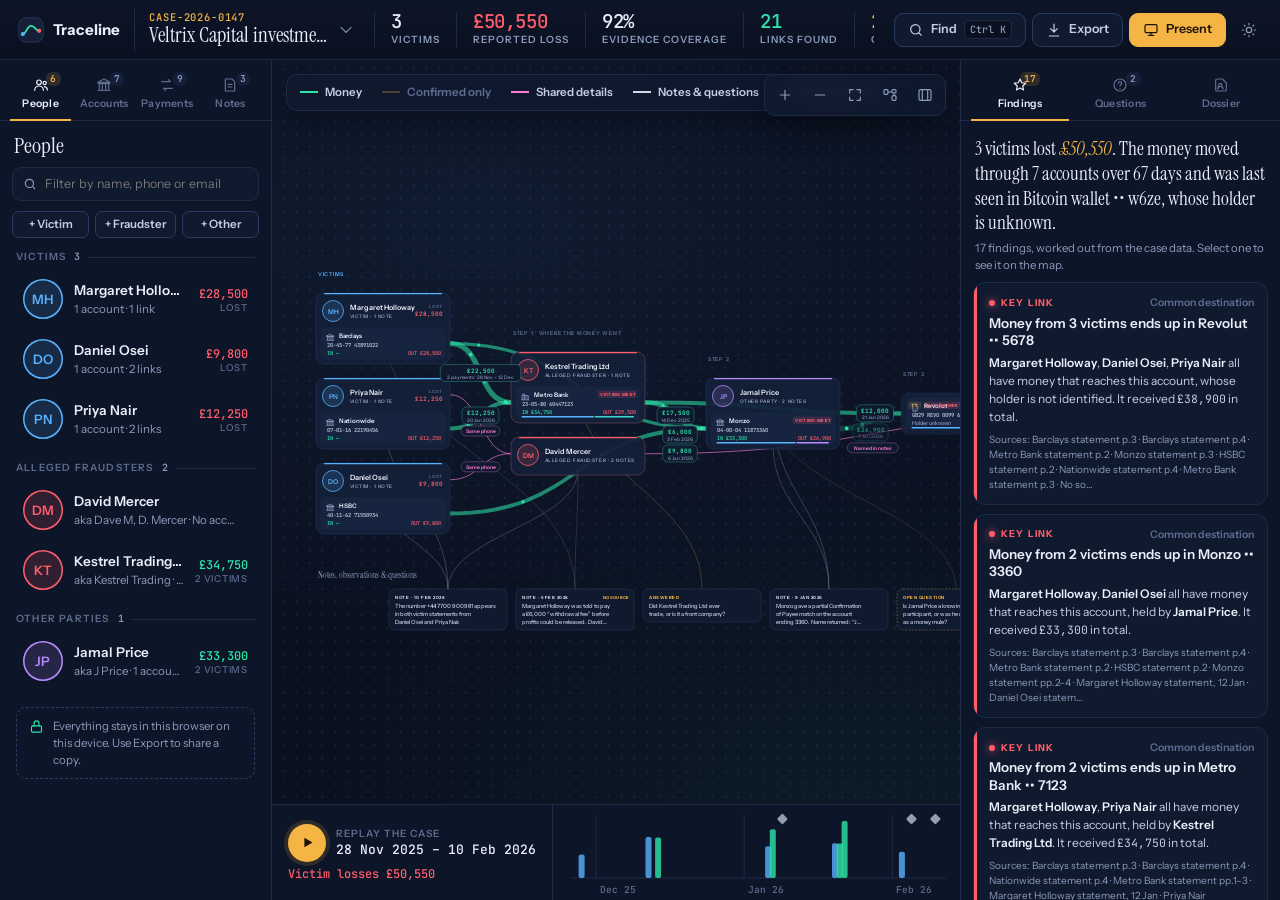
<file: traceline/index.html>
<!DOCTYPE html>
<html lang="en">
<head>
<meta charset="utf-8">
<meta name="viewport" content="width=device-width, initial-scale=1, viewport-fit=cover">
<title>Traceline</title>
<meta name="description" content="Follow-the-money link analysis for alleged fraud and scam cases: people, accounts, payments, notes and open questions.">
<meta name="theme-color" content="#0a1020">
<link rel="preconnect" href="https://fonts.googleapis.com">
<link rel="preconnect" href="https://fonts.gstatic.com" crossorigin>
<link rel="stylesheet" href="https://fonts.googleapis.com/css2?family=Instrument+Sans:wght@400;500;600;700&family=Instrument+Serif:ital@0;1&family=JetBrains+Mono:wght@400;500;600&display=swap">
<style>
/* Traceline — one deliberate look: a midnight investigation console, with a light "paper" look for daylight rooms. */
:root{
  color-scheme:dark;
  --bg:#0a1020; --bg-2:#0d1528; --panel:#101a2f; --panel-2:#142039; --raise:#18264a; --glass:rgba(16,26,47,.84);
  --line:#1e2b47; --line-2:#2a3b60; --grid:rgba(120,150,210,.10);
  --text:#e9eef9; --text-2:#c2cde3; --muted:#8a9ab9; --faint:#5d6d8f;
  --gold:#f5b544; --gold-ink:#1b1305; --gold-soft:rgba(245,181,68,.14);
  --victim:#57b2ff; --fraud:#ff5d6c; --other:#b58cff; --account:#9aabc9; --money:#2ee6a8; --shared:#ff7ad3; --note:#cfd9ea; --question:#f5b544;
  --victim-soft:rgba(87,178,255,.14); --fraud-soft:rgba(255,93,108,.14); --other-soft:rgba(181,140,255,.14); --money-soft:rgba(46,230,168,.13); --shared-soft:rgba(255,122,211,.14);
  --plate:rgba(20,32,57,.92); --row:#172440; --row-hover:#1c2c4f;
  --shadow:0 10px 30px rgba(0,0,0,.35); --shadow-lg:0 30px 80px rgba(0,0,0,.55);
  --sans:"Instrument Sans",-apple-system,BlinkMacSystemFont,"Segoe UI",Roboto,Helvetica,Arial,sans-serif;
  --serif:"Instrument Serif","Iowan Old Style","Palatino Linotype",Georgia,serif;
  --mono:"JetBrains Mono",ui-monospace,SFMono-Regular,Menlo,Consolas,monospace;
}
:root[data-look="light"]{
  color-scheme:light;
  --bg:#eef1f7; --bg-2:#e6ebf4; --panel:#ffffff; --panel-2:#f5f7fb; --raise:#ffffff; --glass:rgba(255,255,255,.9);
  --line:#dbe2ee; --line-2:#c6d0e1; --grid:rgba(40,60,110,.10);
  --text:#101a30; --text-2:#34425f; --muted:#62708c; --faint:#94a0b8;
  --gold:#b87400; --gold-ink:#ffffff; --gold-soft:rgba(184,116,0,.12);
  --victim:#1f6fd1; --fraud:#d3293d; --other:#7446d6; --account:#5a6a88; --money:#0a9c6c; --shared:#c02d97; --note:#50607e; --question:#b87400;
  --victim-soft:rgba(31,111,209,.10); --fraud-soft:rgba(211,41,61,.09); --other-soft:rgba(116,70,214,.10); --money-soft:rgba(10,156,108,.10); --shared-soft:rgba(192,45,151,.10);
  --plate:rgba(255,255,255,.96); --row:#f3f6fb; --row-hover:#e9eef7;
  --shadow:0 8px 24px rgba(20,35,70,.10); --shadow-lg:0 30px 80px rgba(20,35,70,.22);
}
*{box-sizing:border-box}
html,body{height:100%;margin:0}
body{background:var(--bg);color:var(--text);font:14px/1.45 var(--sans);-webkit-font-smoothing:antialiased;overflow:hidden}
[hidden]{display:none!important}
button,input,select,textarea{font:inherit;color:inherit}
button{cursor:pointer}
:focus-visible{outline:2px solid var(--gold);outline-offset:2px}
.mono{font-family:var(--mono);font-variant-numeric:tabular-nums}
.serif{font-family:var(--serif);font-weight:400}
svg.i{width:16px;height:16px;fill:none;stroke:currentColor;stroke-width:1.8;stroke-linecap:round;stroke-linejoin:round;flex:none}

/* ---------- frame ---------- */
.app{height:100%;display:grid;grid-template-rows:60px 1fr;grid-template-columns:304px 1fr 356px;grid-template-areas:"top top top" "left main right";transition:grid-template-columns .35s cubic-bezier(.2,.8,.2,1)}
.app.wide{grid-template-columns:0 1fr 0}
.app.wide .rail{visibility:hidden}
.top{grid-area:top;display:flex;align-items:center;gap:14px;padding:0 14px 0 18px;border-bottom:1px solid var(--line);background:linear-gradient(180deg,var(--bg-2),var(--bg));min-width:0;position:relative;z-index:6}
.brand{display:flex;align-items:center;gap:9px;font-weight:700;letter-spacing:.01em;font-size:15px;white-space:nowrap}
.brand svg{width:26px;height:26px}
.case-switch{display:flex;flex-direction:column;align-items:flex-start;min-width:0;max-width:380px;padding:4px 30px 4px 14px;border:0;border-left:1px solid var(--line);background:transparent;text-align:left;position:relative;border-radius:0}
.case-switch:hover .cs-title{color:var(--gold)}
.case-switch::after{content:"";position:absolute;right:10px;top:50%;width:7px;height:7px;border-right:1.6px solid var(--muted);border-bottom:1.6px solid var(--muted);transform:translateY(-70%) rotate(45deg)}
.cs-ref{font:500 10.5px/1 var(--mono);letter-spacing:.08em;color:var(--gold);text-transform:uppercase}
.cs-title{font:400 21px/1.15 var(--serif);white-space:nowrap;overflow:hidden;text-overflow:ellipsis;max-width:100%;transition:color .15s}
.kpis{display:flex;margin-left:auto;min-width:0;overflow:hidden}
.kpi{padding:0 16px;border-left:1px solid var(--line);display:flex;flex-direction:column;justify-content:center;white-space:nowrap}
.kpi b{font:500 19px/1.1 var(--mono);font-variant-numeric:tabular-nums;letter-spacing:-.02em}
.kpi span{font-size:10px;font-weight:600;letter-spacing:.1em;text-transform:uppercase;color:var(--muted)}
.kpi.loss b{color:var(--fraud)} .kpi.q b{color:var(--question)} .kpi.links b{color:var(--money)}
.top-actions{display:flex;gap:6px;align-items:center;padding-left:6px}
.saved{font-size:11px;color:var(--faint);white-space:nowrap;display:flex;align-items:center;gap:6px;padding:0 6px}
.saved i{width:6px;height:6px;border-radius:50%;background:var(--money);box-shadow:0 0 8px var(--money)}

.btn{display:inline-flex;align-items:center;justify-content:center;gap:7px;min-height:34px;padding:0 13px;border:1px solid var(--line-2);border-radius:9px;background:var(--panel);color:var(--text-2);font-size:12.5px;font-weight:600;white-space:nowrap;transition:background .15s,border-color .15s,color .15s,transform .1s}
.btn:hover{border-color:var(--faint);color:var(--text);background:var(--panel-2)}
.btn:active{transform:translateY(1px)}
.btn.primary{background:var(--gold);border-color:var(--gold);color:var(--gold-ink)}
.btn.primary:hover{filter:brightness(1.08);color:var(--gold-ink);background:var(--gold)}
.btn.ghost{border-color:transparent;background:transparent}
.btn.ghost:hover{background:var(--panel-2)}
.btn.small{min-height:27px;padding:0 9px;font-size:11.5px;border-radius:7px}
.btn.danger{color:var(--fraud)}
.btn.danger.armed{background:var(--fraud);border-color:var(--fraud);color:#fff}
.btn kbd{font:500 10px var(--mono);padding:2px 5px;border-radius:4px;background:var(--bg);color:var(--muted);border:1px solid var(--line)}
.icon-btn{display:inline-grid;place-items:center;width:34px;height:34px;border:1px solid transparent;border-radius:9px;background:transparent;color:var(--muted)}
.icon-btn:hover{background:var(--panel-2);color:var(--text)}
.icon-btn.on{color:var(--gold);background:var(--gold-soft)}

/* ---------- rails ---------- */
.rail{background:var(--bg-2);display:flex;flex-direction:column;min-height:0;min-width:0;overflow:hidden}
.rail.left{grid-area:left;border-right:1px solid var(--line)}
.rail.right{grid-area:right;border-left:1px solid var(--line)}
.rtabs{display:flex;gap:2px;padding:10px 10px 0;border-bottom:1px solid var(--line);flex:none}
.rtab{flex:1;display:flex;flex-direction:column;align-items:center;gap:3px;padding:7px 2px 8px;border:0;background:transparent;color:var(--faint);font-size:10.5px;font-weight:600;letter-spacing:.02em;border-bottom:2px solid transparent;margin-bottom:-1px;position:relative}
.rtab:hover{color:var(--text-2)}
.rtab.on{color:var(--text);border-bottom-color:var(--gold)}
.rtab .badge{position:absolute;top:2px;right:calc(50% - 20px);font:600 9.5px/1 var(--mono);padding:2px 4px;border-radius:6px;background:var(--panel-2);color:var(--muted)}
.rtab.on .badge{background:var(--gold-soft);color:var(--gold)}
.rail-body{flex:1;min-height:0;overflow-y:auto;padding:12px 12px 20px;scrollbar-width:thin;scrollbar-color:var(--line-2) transparent}
.rail-head{display:flex;align-items:center;gap:8px;margin:2px 2px 10px}
.rail-head h2{margin:0;font:400 22px/1 var(--serif);flex:1}
.filter{width:100%;min-height:34px;padding:0 10px 0 32px;border:1px solid var(--line);border-radius:9px;background:var(--panel) url("data:image/svg+xml,%3Csvg xmlns='http://www.w3.org/2000/svg' viewBox='0 0 24 24' fill='none' stroke='%238a9ab9' stroke-width='2' stroke-linecap='round'%3E%3Ccircle cx='11' cy='11' r='7'/%3E%3Cpath d='M20 20l-3.5-3.5'/%3E%3C/svg%3E") no-repeat 10px center/14px;font-size:12.5px;outline:0;margin-bottom:10px}
.filter:focus{border-color:var(--gold)}
.grp{font:600 10px/1 var(--sans);letter-spacing:.12em;text-transform:uppercase;color:var(--faint);margin:14px 4px 7px;display:flex;align-items:center;gap:8px}
.grp::after{content:"";flex:1;border-top:1px solid var(--line)}
.grp .n{font-family:var(--mono);color:var(--muted);letter-spacing:0}

.pcard{display:grid;grid-template-columns:40px minmax(0,1fr) auto;gap:11px;align-items:center;width:100%;padding:9px 10px;border:1px solid transparent;border-radius:12px;background:transparent;text-align:left;transition:background .15s,border-color .15s}
.pcard:hover{background:var(--panel)}
.pcard.on{background:var(--panel);border-color:var(--c)}
.av{width:40px;height:40px;border-radius:50%;display:grid;place-items:center;font:600 13px/1 var(--sans);letter-spacing:.02em;color:var(--c);background:var(--soft);box-shadow:inset 0 0 0 1.5px var(--c)}
.pc-name{font-size:13.5px;font-weight:600;white-space:nowrap;overflow:hidden;text-overflow:ellipsis}
.pc-sub{font-size:11.5px;color:var(--muted);white-space:nowrap;overflow:hidden;text-overflow:ellipsis}
.pc-end{font:500 12px var(--mono);text-align:right;white-space:nowrap}
.pc-end small{display:block;font:500 9.5px var(--sans);letter-spacing:.08em;text-transform:uppercase;color:var(--faint)}
.r-victim{--c:var(--victim);--soft:var(--victim-soft)} .r-suspect{--c:var(--fraud);--soft:var(--fraud-soft)} .r-other{--c:var(--other);--soft:var(--other-soft)}
.r-account{--c:var(--account);--soft:rgba(154,171,201,.12)} .r-money{--c:var(--money);--soft:var(--money-soft)} .r-note{--c:var(--note);--soft:rgba(207,217,234,.10)} .r-question{--c:var(--question);--soft:var(--gold-soft)}
.acard-ic{width:40px;height:40px;border-radius:11px;display:grid;place-items:center;color:var(--c);background:var(--soft)}
.acard-ic svg{width:19px;height:19px}
.txrow{display:grid;grid-template-columns:minmax(0,1fr) auto;gap:4px 10px;width:100%;padding:9px 10px;border:1px solid transparent;border-radius:10px;background:transparent;text-align:left}
.txrow:hover{background:var(--panel)} .txrow.on{background:var(--panel);border-color:var(--money)}
.tx-who{font-size:12.5px;font-weight:600;white-space:nowrap;overflow:hidden;text-overflow:ellipsis}
.tx-who em{font-style:normal;color:var(--money);padding:0 3px}
.tx-amt{font:600 12.5px var(--mono);color:var(--money);text-align:right}
.tx-meta{grid-column:1/-1;font-size:11px;color:var(--muted);white-space:nowrap;overflow:hidden;text-overflow:ellipsis}
.notecard{display:block;width:100%;text-align:left;padding:10px 12px;border:1px solid var(--line);border-left:3px solid var(--c);border-radius:10px;background:var(--panel);margin-bottom:8px}
.notecard:hover{border-color:var(--line-2);border-left-color:var(--c)}
.notecard small{display:block;font:500 10.5px var(--mono);color:var(--muted);margin-bottom:4px}
.notecard p{margin:0;font-size:12.5px;color:var(--text-2)}
.add-row{display:flex;gap:6px;margin-bottom:8px}
.add-row .btn{flex:1}
.empty-note{font-size:12px;color:var(--faint);padding:6px 6px 10px;line-height:1.5}
.private{display:flex;gap:9px;align-items:flex-start;margin:16px 4px 0;padding:10px 12px;border-radius:10px;border:1px dashed var(--line-2);color:var(--muted);font-size:11.5px;line-height:1.45}
.private svg{width:15px;height:15px;margin-top:1px;color:var(--money)}

/* ---------- map ---------- */
.main{grid-area:main;position:relative;min-width:0;min-height:0;overflow:hidden;background:radial-gradient(1200px 700px at 30% 20%,rgba(87,178,255,.07),transparent 60%),radial-gradient(900px 600px at 85% 90%,rgba(46,230,168,.05),transparent 60%),var(--bg)}
:root[data-look="light"] .main{background:var(--bg)}
.stage{position:absolute;inset:0;bottom:var(--tl-h,96px);overflow:hidden;cursor:grab;touch-action:none;background-image:radial-gradient(circle,var(--grid) 1.1px,transparent 1.3px);background-size:26px 26px}
.stage.panning{cursor:grabbing}
#map{position:absolute;inset:0;width:100%;height:100%;overflow:visible;user-select:none}
.float{position:absolute;z-index:4;display:flex;gap:6px;align-items:center}
.f-tl{left:14px;top:14px;flex-wrap:wrap;right:200px}
.f-tr{right:14px;top:14px}
.glass{background:var(--glass);backdrop-filter:blur(10px);-webkit-backdrop-filter:blur(10px);border:1px solid var(--line);border-radius:11px;box-shadow:var(--shadow)}
.chips{display:flex;gap:2px;padding:4px}
.chip{display:inline-flex;align-items:center;gap:7px;border:0;border-radius:8px;background:transparent;padding:5px 9px;font-size:11.5px;font-weight:600;color:var(--text-2);white-space:nowrap}
.chip i{width:18px;height:0;border-top:2.5px solid var(--c)}
.chip i.dash{border-top-style:dashed} .chip i.dot{border-top-style:dotted;border-top-width:3px}
.chip:hover{background:var(--panel-2)}
.chip[aria-pressed="false"]{color:var(--faint)} .chip[aria-pressed="false"] i{opacity:.25}
.tools{display:flex;padding:3px;gap:1px}
.focus-banner{position:absolute;z-index:5;left:50%;top:64px;transform:translateX(-50%);display:flex;align-items:center;gap:12px;padding:7px 8px 7px 8px;font-size:12.5px;white-space:nowrap;max-width:calc(100% - 28px)}
.focus-banner .av{width:30px;height:30px;font-size:11px}
.focus-banner b{font-weight:600}
.focus-banner span.muted{color:var(--muted);overflow:hidden;text-overflow:ellipsis}

.plate{fill:var(--plate);stroke:var(--line-2);stroke-width:1}
.gnode{cursor:pointer;transition:opacity .25s}
.gnode .topbar{fill:var(--c)}
.gnode.g-victim{--c:var(--victim);--soft:var(--victim-soft)} .gnode.g-suspect{--c:var(--fraud);--soft:var(--fraud-soft)} .gnode.g-other{--c:var(--other);--soft:var(--other-soft)} .gnode.g-none{--c:var(--line-2);--soft:transparent}
.gnode.g-suspect .plate{stroke:color-mix(in srgb,var(--fraud) 45%,var(--line-2))}
.gnode.g-none .plate{stroke-dasharray:5 4}
.ent{transition:opacity .25s}
.hd-av{fill:var(--soft);stroke:var(--c);stroke-width:1.6}
.hd-ini{fill:var(--c);font:600 13px var(--sans);text-anchor:middle;dominant-baseline:central}
.hd-name{fill:var(--text);font:600 14.5px var(--sans)}
.hd-role{fill:var(--muted);font:600 9.5px var(--sans);letter-spacing:.12em;text-transform:uppercase}
.hd-loss{fill:var(--fraud);font:600 12px var(--mono);text-anchor:end}
.hd-lossl{fill:var(--faint);font:600 8.5px var(--sans);letter-spacing:.1em;text-anchor:end}
.rowbg{fill:var(--row);stroke:transparent;stroke-width:1.5;transition:fill .15s}
.ent-acc:hover .rowbg{fill:var(--row-hover)}
.ent.sel .rowbg{stroke:var(--gold)}
.ent.sel .hd-av{stroke-width:3}
.row-ic{fill:none;stroke:var(--account);stroke-width:1.7;stroke-linecap:round;stroke-linejoin:round}
.row-inst{fill:var(--text);font:600 12.5px var(--sans)}
.row-num{fill:var(--text-2);font:500 11px var(--mono)}
.row-in{fill:var(--money);font:500 10.5px var(--mono)}
.row-out{fill:var(--fraud);font:500 10.5px var(--mono);text-anchor:end}
.row-tag{font:700 8.5px var(--sans);letter-spacing:.08em}
.tagbg-hot{fill:var(--fraud-soft)} .tag-hot{fill:var(--fraud)}
.tagbg-q{fill:var(--gold-soft)} .tag-q{fill:var(--gold)}
.halo{fill:none;stroke:var(--c);stroke-width:2;opacity:0}
.gnode.focus .halo{opacity:.55;animation:halo 2.4s ease-out infinite}
@keyframes halo{0%{r:24;opacity:.6}100%{r:44;opacity:0}}
.col-head{fill:var(--faint);font:600 10.5px var(--sans);letter-spacing:.14em;text-transform:uppercase}
.col-head.first{fill:var(--victim)}
.col-rule{stroke:var(--line);stroke-dasharray:2 6}
.lane-head{fill:var(--muted);font:400 18px var(--serif)}

.edge{fill:none;transition:opacity .25s,stroke-width .2s}
.edge.money{stroke:var(--money);stroke-opacity:.55;stroke-linecap:round}
.edge.money.hl{stroke-opacity:.95}
.edge.reported{opacity:.72}
.edge.suspected{opacity:.34;stroke-dasharray:7 7}
.edge.suspected.hl{opacity:.72}
.elab.suspected{opacity:.62}
.edge-question{fill:var(--question);font:700 15px var(--sans);text-anchor:middle;pointer-events:none}
.source-tag{fill:var(--question);font:700 8px var(--sans);letter-spacing:.04em}
.edge.shared{stroke:var(--shared);stroke-width:1.6;opacity:.8}
.edge.mention{stroke:var(--note);stroke-width:1.3;stroke-linecap:round;opacity:.35}
.edge.mention.q{stroke:var(--question)}
.edge.shared.reported{opacity:.55}.edge.mention.reported{opacity:.22}
.edge.shared.suspected,.edge.mention.suspected{stroke-dasharray:8 7;opacity:.34}
.dim .edge-question:not(.hl){opacity:.04}
.hit{fill:none;stroke:transparent;stroke-width:16;cursor:pointer;pointer-events:stroke}
.pt{fill:var(--money)}
:root[data-look="light"] .pt{fill:#06744f}
.elab{cursor:pointer;transition:opacity .25s}
.elab rect{fill:var(--panel);stroke:color-mix(in srgb,var(--money) 45%,var(--line-2))}
.elab .amt{fill:var(--money);font:600 12px var(--mono);text-anchor:middle}
.elab .dt{fill:var(--muted);font:500 9.5px var(--sans);text-anchor:middle}
.elab.sh rect{stroke:color-mix(in srgb,var(--shared) 45%,var(--line-2))}
.elab.sh .amt{fill:var(--shared);font:600 10px var(--sans)}
.nchip{cursor:pointer;transition:opacity .25s}
.nchip rect{fill:var(--panel);stroke:var(--line-2)}
.nchip.q rect{stroke:color-mix(in srgb,var(--question) 55%,var(--line-2));stroke-dasharray:4 3}
.nchip.q.done rect{stroke-dasharray:none;stroke:var(--line-2)}
.nchip .nk{font:700 8.5px var(--sans);letter-spacing:.12em;fill:var(--note)}
.nchip.q .nk{fill:var(--question)}
.nchip .nt{font:500 11.5px var(--sans);fill:var(--text-2)}
.nchip.sel rect{stroke:var(--gold);stroke-width:2}

.dim .gnode:not(.hl),.dim .nchip:not(.hl){opacity:.12}
.dim .gnode.hl .ent:not(.hl){opacity:.35}
.dim .edge:not(.hl){opacity:.04}
.dim .elab:not(.hl){opacity:.06}
.dim .pt:not(.hl){opacity:0}
.edge.future{opacity:.05!important}
.elab.future,.pt.future{opacity:0!important}
.edge.drawing{stroke-dasharray:var(--len) var(--len);stroke-dashoffset:var(--len);animation:draw .8s cubic-bezier(.4,0,.2,1) forwards;stroke-opacity:1}
@keyframes draw{to{stroke-dashoffset:0}}

/* ---------- timeline ---------- */
.tl{position:absolute;left:0;right:0;bottom:0;height:var(--tl-h,96px);border-top:1px solid var(--line);background:var(--bg-2);display:grid;grid-template-columns:auto 1fr;z-index:4}
.tl-ctrl{display:flex;flex-direction:column;justify-content:center;gap:4px;padding:0 16px;border-right:1px solid var(--line);min-width:176px}
.tl-ctrl .row1{display:flex;align-items:center;gap:10px}
.play{width:38px;height:38px;border-radius:50%;border:0;background:var(--gold);color:var(--gold-ink);display:grid;place-items:center;box-shadow:0 0 0 4px var(--gold-soft)}
.play svg{width:15px;height:15px;fill:currentColor}
.tl-date{font:500 13px var(--mono)}
.tl-sub{font-size:10px;color:var(--faint);letter-spacing:.1em;text-transform:uppercase;font-weight:600}
.tl-loss{font:500 12px var(--mono);color:var(--fraud)}
.tl-track{position:relative;min-width:0;cursor:pointer;touch-action:none}
.tl-track svg{position:absolute;inset:0;width:100%;height:100%}
.tl-axis{fill:var(--faint);font:500 9.5px var(--mono)}
.tl-grid{stroke:var(--line)}
.tl-bar{fill:var(--money);opacity:.8} .tl-bar.loss{fill:var(--victim)} .tl-bar.hl{opacity:1;fill:var(--gold)}
.tl-note{fill:var(--note);opacity:.7}
.tl-head{stroke:var(--gold);stroke-width:2}
.tl-knob{fill:var(--gold)}
.tl-past{fill:var(--gold-soft)}
.tl-tip{position:absolute;bottom:calc(100% + 6px);transform:translateX(-50%);padding:6px 9px;border-radius:8px;font-size:11.5px;white-space:nowrap;pointer-events:none;z-index:6}

/* ---------- right rail ---------- */
.lede{font:400 19px/1.3 var(--serif);color:var(--text);margin:4px 2px 4px}
.lede em{font-style:italic;color:var(--gold)}
.lede-sub{font-size:11.5px;color:var(--muted);margin:0 2px 8px}
.finding{display:block;width:100%;text-align:left;border:1px solid var(--line);border-radius:12px;background:var(--panel);padding:12px 13px 12px 15px;margin-top:9px;position:relative;overflow:hidden;transition:border-color .15s,background .15s,transform .15s}
.finding::before{content:"";position:absolute;left:0;top:0;bottom:0;width:3px;background:var(--sev)}
.finding:hover{border-color:var(--line-2);transform:translateX(2px)}
.finding.on{border-color:var(--gold);background:var(--panel-2)}
.finding.high{--sev:var(--fraud)} .finding.med{--sev:var(--question)} .finding.info{--sev:var(--account)}
.f-head{display:flex;align-items:center;gap:8px;margin-bottom:4px}
.sev{font:700 9.5px/1 var(--sans);letter-spacing:.12em;text-transform:uppercase;color:var(--sev);display:flex;align-items:center;gap:6px}
.sev::before{content:"";width:6px;height:6px;border-radius:50%;background:var(--sev);box-shadow:0 0 8px var(--sev)}
.f-kind{font-size:10.5px;color:var(--faint);margin-left:auto;font-weight:600}
.f-title{font-size:13.5px;font-weight:600;line-height:1.3}
.f-text{font-size:12px;color:var(--text-2);margin-top:4px;line-height:1.5}
.f-text b{color:var(--text);font-weight:600}
.f-text .mono{font-size:11.5px}
.q-card{border:1px solid var(--line);border-radius:12px;background:var(--panel);padding:11px 13px;margin-top:8px}
.q-card.suggested{border-style:dashed;background:transparent}
.q-text{font-size:13px;font-weight:550;line-height:1.4}
.q-meta{display:flex;align-items:center;gap:6px;margin-top:9px;flex-wrap:wrap}
.q-answer{font-size:12px;color:var(--text-2);margin-top:7px;padding:7px 9px;border-radius:8px;background:var(--money-soft)}
.q-add{display:flex;gap:6px}
.q-add textarea{flex:1;min-height:42px;resize:vertical}
.linkchip{border:1px solid var(--line-2);background:transparent;border-radius:6px;padding:2px 7px;font-size:11px;color:var(--text-2)}
.linkchip:hover{border-color:var(--gold);color:var(--gold)}
.sub-h{font:600 10px/1 var(--sans);letter-spacing:.12em;text-transform:uppercase;color:var(--faint);margin:20px 2px 4px;display:flex;align-items:center;gap:8px}
.sub-h::after{content:"";flex:1;border-top:1px solid var(--line)}
.status-pill{font:700 9.5px/1 var(--sans);text-transform:uppercase;letter-spacing:.08em;padding:4px 7px;border-radius:5px}
.status-open{background:var(--gold-soft);color:var(--question)}
.status-answered{background:var(--money-soft);color:var(--money)}
.count{font:600 10.5px/1 var(--mono);color:var(--muted);background:var(--panel-2);border-radius:10px;padding:3px 6px}

.method{display:flex;align-items:center;gap:4px;margin:8px 2px 4px;font-size:11px;color:var(--muted);flex-wrap:wrap}
.method span{font-weight:600;letter-spacing:.08em;text-transform:uppercase;font-size:9.5px;margin-right:4px}
.method button{border:1px solid var(--line-2);background:transparent;border-radius:7px;padding:3px 8px;font-size:11px;font-weight:600;color:var(--text-2)}
.method button.on{background:var(--gold-soft);border-color:var(--gold);color:var(--gold)}
.method-note{font-size:11px;color:var(--faint);margin:2px 2px 8px;line-height:1.45}
.stack{display:flex;height:10px;border-radius:5px;overflow:hidden;gap:2px;margin:4px 2px 8px;background:var(--panel)}
.stack i{display:block;height:100%}
.trace-row{display:grid;grid-template-columns:10px minmax(0,1fr) auto auto;gap:9px;align-items:center;padding:6px 2px;border-bottom:1px solid var(--line);font-size:12.5px}
.trace-row i{width:10px;height:10px;border-radius:3px}
.trace-row span:nth-child(2),.trace-row button{white-space:nowrap;overflow:hidden;text-overflow:ellipsis;min-width:0}
.trace-row button{border:0;background:none;padding:0;font-weight:600;color:var(--text);text-align:left}
.trace-row button:hover{color:var(--gold)}
.trace-row .mono{font-size:12px}
.trace-row .still{color:var(--muted);font-size:11px}
.trace-row .pct{font:500 11px var(--mono);color:var(--muted);min-width:34px;text-align:right}
.accounted{font-size:11.5px;color:var(--question);margin:8px 2px 0}
.accounted.ok{color:var(--money)}
.dossier-hero{display:grid;grid-template-columns:62px 1fr;gap:14px;align-items:center;margin:2px 2px 12px}
.dossier-hero .av{width:62px;height:62px;font-size:19px;box-shadow:inset 0 0 0 2px var(--c),0 0 0 6px var(--soft)}
.dossier-hero .acard-ic{width:62px;height:62px;border-radius:16px}
.dossier-hero .acard-ic svg{width:28px;height:28px}
.d-role{font:700 10px/1 var(--sans);letter-spacing:.12em;text-transform:uppercase;color:var(--c)}
.d-name{font:400 26px/1.1 var(--serif);margin:4px 0 2px;overflow-wrap:anywhere}
.d-sub{font-size:12px;color:var(--muted);overflow-wrap:anywhere}
.tiles{display:grid;grid-template-columns:1fr 1fr;gap:6px}
.tile{padding:10px 11px;border-radius:10px;background:var(--panel);border:1px solid var(--line)}
.tile b{display:block;font:500 16px/1.2 var(--mono);letter-spacing:-.02em}
.tile span{font:600 9.5px var(--sans);letter-spacing:.1em;text-transform:uppercase;color:var(--muted)}
.d-actions{display:flex;gap:6px;margin:10px 0 2px;flex-wrap:wrap}
.trail{position:relative;margin:8px 0 0 6px;padding-left:18px;border-left:2px solid var(--line-2)}
.trail-step{position:relative;padding:4px 0 10px}
.trail-step::before{content:"";position:absolute;left:-24px;top:8px;width:10px;height:10px;border-radius:50%;background:var(--bg-2);border:2px solid var(--c,var(--money))}
.trail-step b{font-size:12.5px;font-weight:600}
.trail-step small{display:block;font-size:11px;color:var(--muted)}
.trail-step .mono{color:var(--money);font-size:11.5px}
.conn{display:flex;gap:10px;align-items:flex-start;padding:8px 2px;border-bottom:1px solid var(--line);font-size:12.5px}
.conn i{width:18px;margin-top:9px;border-top:2.5px solid var(--c);flex:none}
.conn i.dash{border-top-style:dashed} .conn i.dot{border-top-style:dotted;border-top-width:3px}
.conn small{display:block;color:var(--muted);font-size:11.5px;line-height:1.45}
.conn button{border:0;background:none;padding:0;font-weight:600;color:var(--text);text-align:left}
.conn button:hover{color:var(--gold)}
.evidence{margin:12px 0;padding:10px 12px;border:1px solid var(--line);border-radius:10px;background:var(--panel);font-size:12px}
.evidence .sub-h{margin:0 0 6px}.evidence-row{display:flex;justify-content:space-between;gap:8px;padding:4px 0;color:var(--text-2)}
.evidence-row small{color:var(--muted);text-align:right}.evidence-row.unsourced{color:var(--question)}
.kv{display:grid;grid-template-columns:92px 1fr;gap:5px 10px;font-size:12.5px;margin:12px 2px}
.kv dt{color:var(--muted)} .kv dd{margin:0;overflow-wrap:anywhere}

/* ---------- overlays ---------- */
dialog{border:1px solid var(--line-2);border-radius:16px;padding:0;background:var(--panel);color:var(--text);box-shadow:var(--shadow-lg);width:min(540px,calc(100vw - 32px));max-height:calc(100% - 32px)}
dialog::backdrop{background:rgba(3,7,16,.6);backdrop-filter:blur(3px)}
.dlg{display:flex;flex-direction:column;max-height:calc(100vh - 40px)}
.dlg-head{display:flex;align-items:center;gap:10px;padding:18px 20px 6px}
.dlg-head h2{margin:0;font:400 24px/1.1 var(--serif);flex:1}
.dlg-body{padding:6px 20px 10px;overflow-y:auto}
.dlg-foot{display:flex;gap:8px;align-items:center;padding:12px 20px 18px;border-top:1px solid var(--line)}
.dlg-foot .spacer{flex:1}
.field{display:flex;flex-direction:column;gap:5px;margin-top:12px}
.field label{font-size:11px;font-weight:600;letter-spacing:.04em;color:var(--text-2)}
.field .hint,.hint{font-size:11px;color:var(--faint)}
.grid2{display:grid;grid-template-columns:1fr 1fr;gap:0 12px}
.input,select.input,textarea.input{width:100%;min-height:38px;padding:8px 11px;border:1px solid var(--line-2);border-radius:9px;background:var(--bg-2);color:var(--text);font-size:13px;outline:0}
textarea.input{min-height:76px;resize:vertical;line-height:1.5}
.input:focus{border-color:var(--gold);box-shadow:0 0 0 3px var(--gold-soft)}
.input.mono{font-family:var(--mono)}
.choice{display:flex;gap:6px;flex-wrap:wrap}
.choice button{border:1px solid var(--line-2);background:var(--bg-2);border-radius:9px;padding:7px 13px;font-size:12.5px;font-weight:600;color:var(--text-2)}
.choice button.on{background:var(--gold);border-color:var(--gold);color:var(--gold-ink)}
.paste-preview{margin-top:10px;overflow-x:auto;border:1px solid var(--line);border-radius:9px;max-height:200px}
.paste-preview table{border-collapse:collapse;width:100%;font-size:11.5px}
.paste-preview th,.paste-preview td{padding:6px 9px;border-bottom:1px solid var(--line);text-align:left;white-space:nowrap}
.paste-preview th{position:sticky;top:0;background:var(--panel-2);color:var(--muted);font-size:10px;text-transform:uppercase;letter-spacing:.06em}
.menu{position:fixed;z-index:40;min-width:250px;padding:6px;border:1px solid var(--line-2);border-radius:12px;background:var(--panel);box-shadow:var(--shadow-lg)}
.menu button{display:flex;width:100%;align-items:center;gap:10px;border:0;background:transparent;border-radius:8px;padding:9px 10px;font-size:12.5px;text-align:left;color:var(--text)}
.menu button:hover{background:var(--panel-2)}
.menu button small{display:block;color:var(--muted);font-size:11px;font-weight:400}
.menu button.cur{background:var(--gold-soft)}
.menu hr{border:0;border-top:1px solid var(--line);margin:5px 2px}
.menu .mh{font:600 10px var(--sans);letter-spacing:.12em;text-transform:uppercase;color:var(--faint);padding:8px 10px 4px}
.toast{position:fixed;z-index:80;left:50%;bottom:calc(28px + env(safe-area-inset-bottom,0px));transform:translate(-50%,12px);opacity:0;padding:10px 16px;border-radius:10px;background:var(--text);color:var(--bg);font-size:12.5px;font-weight:600;transition:opacity .2s,transform .25s;pointer-events:none;max-width:calc(100vw - 32px)}
.toast.show{opacity:1;transform:translate(-50%,0)}

.palette{position:fixed;inset:0;z-index:60;display:grid;place-items:start center;padding-top:12vh;background:rgba(3,7,16,.55);backdrop-filter:blur(4px)}
.pal-box{width:min(620px,calc(100vw - 32px));border-radius:16px;overflow:hidden}
.pal-box input{width:100%;border:0;border-bottom:1px solid var(--line);background:transparent;padding:18px 20px;font-size:17px;outline:0}
.pal-list{max-height:52vh;overflow-y:auto;padding:6px}
.pal-item{display:grid;grid-template-columns:34px 1fr auto;gap:12px;align-items:center;width:100%;padding:8px 10px;border:0;border-radius:10px;background:transparent;text-align:left}
.pal-item.on{background:var(--panel-2)}
.pal-item .av,.pal-item .acard-ic{width:34px;height:34px;font-size:11px;border-radius:50%}
.pal-item .acard-ic{border-radius:9px}
.pal-item small{display:block;color:var(--muted);font-size:11.5px}
.pal-item kbd{font:500 10.5px var(--mono);color:var(--faint)}
.pal-foot{display:flex;gap:16px;padding:9px 16px;border-top:1px solid var(--line);font-size:11px;color:var(--faint)}

/* ---------- presenter ---------- */
.present{position:fixed;inset:0;z-index:70;background:#070c18;color:#e9eef9;display:flex;flex-direction:column}
:root[data-look="light"] .present{background:#f4f6fb;color:#101a30}
.slide-wrap{flex:1;position:relative;overflow:hidden}
.slide{position:absolute;inset:0;padding:clamp(24px,5vw,72px);display:flex;flex-direction:column;opacity:0;transform:translateY(14px);transition:opacity .5s,transform .6s cubic-bezier(.2,.8,.2,1);pointer-events:none}
.slide.on{opacity:1;transform:none;pointer-events:auto}
.s-kicker{font:600 11px var(--mono);letter-spacing:.16em;text-transform:uppercase;color:var(--gold)}
.s-title{font:400 clamp(34px,5.4vw,78px)/1.02 var(--serif);margin:14px 0 0;letter-spacing:-.01em;max-width:18ch;text-wrap:balance}
.s-title.md{font-size:clamp(28px,3.6vw,50px);max-width:24ch}
.s-lede{font-size:clamp(15px,1.5vw,20px);color:var(--muted);max-width:60ch;margin:16px 0 0;line-height:1.5}
.s-lede b{color:inherit;font-weight:600}
.present .s-lede{color:#9fb0cf} :root[data-look="light"] .present .s-lede{color:#50607e}
.s-kpis{display:grid;grid-template-columns:repeat(4,minmax(0,1fr));gap:1px;margin-top:auto;border-top:1px solid var(--line-2)}
.s-kpi{padding:22px 20px 0 0}
.s-kpi b{display:block;font:400 clamp(32px,4.4vw,64px)/1 var(--serif)}
.s-kpi span{font:600 11px var(--sans);letter-spacing:.14em;text-transform:uppercase;color:var(--muted)}
.s-split{display:grid;grid-template-columns:minmax(260px,.8fr) 1.6fr;gap:40px;flex:1;min-height:0;margin-top:10px}
.s-map{flex:1;min-height:0;position:relative;border-radius:18px;border:1px solid var(--line);background:radial-gradient(800px 500px at 30% 20%,rgba(87,178,255,.06),transparent 60%);overflow:hidden}
.s-map svg{position:absolute;inset:0;width:100%;height:100%}
.slide.cover{justify-content:flex-start}
.s-bg{position:absolute;inset:0;opacity:.9}
.s-bg svg{position:absolute;inset:0;width:100%;height:100%}
.s-shade{position:absolute;inset:0;background:linear-gradient(90deg,var(--bg) 0%,color-mix(in srgb,var(--bg) 86%,transparent) 42%,color-mix(in srgb,var(--bg) 20%,transparent) 100%),linear-gradient(0deg,var(--bg) 0%,transparent 38%);pointer-events:none}
.present .s-shade{background:linear-gradient(90deg,#070c18 0%,rgba(7,12,24,.86) 42%,rgba(7,12,24,.2) 100%),linear-gradient(0deg,#070c18 0%,transparent 38%)}
:root[data-look="light"] .present .s-shade{background:linear-gradient(90deg,#f4f6fb 0%,rgba(244,246,251,.88) 42%,rgba(244,246,251,.25) 100%),linear-gradient(0deg,#f4f6fb 0%,transparent 38%)}
.slide>*:not(.s-bg):not(.s-shade){position:relative;z-index:1}
.s-vhead{display:grid;grid-template-columns:auto minmax(0,1fr) auto;gap:30px;align-items:center}
.s-vhead .s-av{margin:0}
.s-vhead .s-facts{flex-direction:row;flex-wrap:wrap;gap:6px 26px;margin-top:14px;max-width:none}
.s-vloss{text-align:right}
.s-av{width:clamp(72px,8vw,112px);height:clamp(72px,8vw,112px);font:400 clamp(26px,3vw,40px)/1 var(--serif);margin-top:20px;box-shadow:inset 0 0 0 2px var(--c),0 0 0 10px var(--soft),0 0 60px var(--soft)}
.s-big{font:400 clamp(38px,4.6vw,68px)/1 var(--serif);margin-top:14px}
.s-biglabel{font:600 11px var(--sans);letter-spacing:.14em;text-transform:uppercase;color:var(--muted);margin-top:6px}
.s-facts{margin:22px 0 0;padding:0;list-style:none;display:flex;flex-direction:column;gap:10px;font-size:clamp(14px,1.3vw,17px);color:var(--muted);max-width:40ch}
.s-facts li{padding-left:18px;position:relative}
.s-facts li::before{content:"";position:absolute;left:0;top:.55em;width:8px;height:8px;border-radius:50%;background:var(--gold)}
.s-cap{font-size:clamp(14px,1.3vw,18px);color:var(--muted);max-width:90ch;margin:10px 0 0;line-height:1.5}
.s-cap b{color:inherit}
.s-evidence{font-size:12px;color:var(--muted);margin:8px 0 0;line-height:1.35}
.s-legend{font-size:11px;color:var(--faint);margin-top:5px}
.s-graphic{flex:1;min-height:0;display:flex;align-items:center;margin-top:18px}
.s-graphic svg{width:100%;height:100%;max-height:100%}
.slide.on .tlg-line{stroke-dasharray:1;stroke-dashoffset:1;animation:draw 2.4s cubic-bezier(.4,0,.2,1) .3s forwards}
.slide.on .tlg-dot{transform-box:fill-box;transform-origin:center;animation:pop .5s cubic-bezier(.3,1.5,.5,1) both}
@keyframes pop{from{transform:scale(0);opacity:0}}
.s-qgrid{display:grid;grid-template-columns:1fr 1fr;gap:16px;margin-top:30px;max-width:1300px}
.s-qcard{display:grid;grid-template-columns:44px 1fr;gap:4px 16px;padding:20px 22px;border-radius:16px;border:1px solid var(--gold);background:var(--panel);font-size:clamp(14px,1.35vw,19px);line-height:1.4}
.slide.on .s-qcard{animation:rise .6s cubic-bezier(.2,.8,.2,1) both}
@keyframes rise{from{opacity:0;transform:translateY(14px)}}
.s-qcard span{width:40px;height:40px;border-radius:50%;background:var(--gold);color:var(--gold-ink);display:grid;place-items:center;font:700 16px var(--sans);grid-row:span 2}
.s-qcard p{margin:0}
.s-qcard small{color:var(--muted);font:600 10px var(--sans);letter-spacing:.12em;text-transform:uppercase}
.s-qcard.sug{border-style:dashed;border-color:var(--line-2);background:transparent}
.s-qcard.sug span{background:var(--line-2);color:var(--text)}
.s-bars{display:flex;flex-direction:column;gap:18px;margin-top:36px;max-width:1000px}
.s-bar{display:grid;grid-template-columns:52px 230px 1fr 160px;gap:18px;align-items:center;font-size:18px}
.s-bar .av{width:48px;height:48px;font-size:15px}
.s-bar .trk{height:14px;border-radius:7px;background:var(--line);overflow:hidden}
.s-bar .trk i{display:block;height:100%;background:linear-gradient(90deg,var(--victim),var(--fraud));border-radius:7px;width:0;transition:width 1.1s cubic-bezier(.2,.8,.2,1) .2s}
.slide.on .s-bar .trk i{width:var(--w)}
.s-bar b{font:400 30px var(--serif);text-align:right}
.s-list{margin-top:28px;display:flex;flex-direction:column;gap:12px;max-width:1100px;overflow:hidden}
.s-q{display:grid;grid-template-columns:40px 1fr;gap:14px;font-size:clamp(15px,1.6vw,21px);line-height:1.4;padding:14px 0;border-bottom:1px solid var(--line)}
.s-q span{font:400 26px/1 var(--serif);color:var(--gold)}
.s-tx{display:grid;grid-template-columns:120px 1fr 150px;gap:16px;font-size:15px;padding:9px 0;border-bottom:1px solid var(--line)}
.s-tx .mono:last-child{text-align:right;color:var(--money)}
.p-bar{display:flex;align-items:center;gap:12px;padding:12px 18px;border-top:1px solid var(--line)}
.p-dots{display:flex;gap:6px;flex:1;justify-content:center}
.p-dots button{width:8px;height:8px;border-radius:50%;border:0;padding:0;background:var(--line-2)}
.p-dots button.on{background:var(--gold);width:24px;border-radius:4px}
.p-count{font:500 12px var(--mono);color:var(--muted);min-width:60px}

.recovery{position:absolute;z-index:8;left:50%;top:64px;transform:translateX(-50%);display:flex;flex-wrap:wrap;align-items:center;gap:8px 12px;padding:12px 14px;max-width:min(680px,calc(100% - 28px));border-color:var(--fraud)!important;font-size:13px}
.recovery span{color:var(--muted)} .recovery small{flex-basis:100%;color:var(--faint);font-size:11px}
.scrim{position:fixed;inset:0;z-index:15;background:rgba(3,7,16,.5)}
.mobile-bar{display:none}
@media (max-width:1720px){ .kpi.m{display:none} }
@media (max-width:1380px){ .saved{display:none} }
@media (max-width:1280px){ .app{grid-template-columns:272px 1fr 320px} }
@media (max-width:1060px){ .kpis{display:none} }
@media (max-width:900px){
  .app{grid-template-columns:1fr;grid-template-rows:56px 1fr auto;grid-template-areas:"top" "main" "mob"}
  .rail{position:fixed;z-index:20;top:0;bottom:0;width:min(380px,92vw);box-shadow:var(--shadow-lg);transition:transform .25s ease;padding-top:env(safe-area-inset-top,0px)}
  .rail.left{left:0;transform:translateX(-102%)} .rail.right{right:0;transform:translateX(102%)}
  .rail.open{transform:none}
  .mobile-bar{grid-area:mob;display:flex;gap:6px;padding:8px 10px calc(8px + env(safe-area-inset-bottom,0px));background:var(--bg-2);border-top:1px solid var(--line)}
  .mobile-bar .btn{flex:1}
  .brand span,.saved,.hide-sm{display:none!important}
  .case-switch{border-left:0;padding-left:0}
  .cs-title{font-size:18px}
  .f-tl{right:14px}
  .chips{overflow-x:auto;scrollbar-width:none;max-width:calc(100vw - 28px)}
  .p-bar{display:grid;grid-template-columns:auto auto auto auto;justify-content:space-between;gap:6px;padding:8px}
  .p-dots{display:none}
  #p-pptx{grid-column:1/-1;grid-row:2}
  .f-tr{top:60px}
  .tl-ctrl{min-width:0;padding:0 10px}
  .tl-ctrl .tl-sub,.tl-ctrl .tl-loss{display:none}
  .tl-date{font-size:11px}
  .focus-banner{top:112px;gap:8px}
  .focus-banner span.muted{display:none}
  .s-split{grid-template-columns:1fr}
  .s-kpis{grid-template-columns:1fr 1fr}
  .s-bar{grid-template-columns:36px 90px 1fr 90px;font-size:13px;gap:10px}
  .s-bar .av{width:34px;height:34px;font-size:11px}
  .s-bar b{font-size:18px}
  .s-qgrid{grid-template-columns:1fr}
}
@media (min-width:901px){ .scrim{display:none!important} }
@media (prefers-reduced-motion:reduce){ *{animation:none!important;transition:none!important} }
</style>
</head>
<body>
<div class="app" id="app">
  <header class="top">
    <div class="brand" aria-label="Traceline">
      <svg viewBox="0 0 32 32" aria-hidden="true"><rect x="1" y="1" width="30" height="30" rx="9" fill="var(--panel-2)" stroke="var(--line-2)"/><path d="M6 21c4 0 5-10 10-10s6 6 10 6" fill="none" stroke="var(--money)" stroke-width="2.2" stroke-linecap="round"/><circle cx="6" cy="21" r="2.6" fill="var(--victim)"/><circle cx="26" cy="17" r="2.6" fill="var(--fraud)"/></svg>
      <span>Traceline</span>
    </div>
    <button class="case-switch" id="case-switch" type="button" title="Switch case" aria-haspopup="true">
      <span class="cs-ref" id="cs-ref">CASE</span><span class="cs-title" id="cs-title">Untitled case</span>
    </button>
    <div class="kpis" id="kpis"></div>
    <div class="top-actions">
      <span class="saved" id="saved"><i></i>Saved on this device</span>
      <button class="btn hide-sm" id="btn-search" type="button" title="Find anyone or anything"><svg class="i" viewBox="0 0 24 24"><circle cx="11" cy="11" r="7"/><path d="M20 20l-3.5-3.5"/></svg>Find<kbd>Ctrl K</kbd></button>
      <button class="btn" id="btn-export" type="button" aria-haspopup="true"><svg class="i" viewBox="0 0 24 24"><path d="M12 3v12M7 10l5 5 5-5M5 21h14"/></svg><span class="hide-sm">Export</span></button>
      <button class="btn primary" id="btn-present" type="button"><svg class="i" viewBox="0 0 24 24"><rect x="3" y="4" width="18" height="12" rx="2"/><path d="M12 16v4M8 20h8"/></svg><span class="hide-sm">Present</span></button>
      <button class="icon-btn" id="btn-look" type="button" title="Switch between console and paper look" aria-label="Switch look"><svg class="i" viewBox="0 0 24 24"><circle cx="12" cy="12" r="4"/><path d="M12 2v2M12 20v2M4.9 4.9l1.4 1.4M17.7 17.7l1.4 1.4M2 12h2M20 12h2M4.9 19.1l1.4-1.4M17.7 6.3l1.4-1.4"/></svg></button>
    </div>
  </header>

  <aside class="rail left" id="rail-left" aria-label="Case data">
    <div class="rtabs" role="tablist" id="ltabs">
      <button class="rtab on" type="button" data-ltab="people"><svg class="i" viewBox="0 0 24 24"><circle cx="9" cy="8" r="3.5"/><path d="M2.5 20a6.5 6.5 0 0 1 13 0"/><circle cx="17.5" cy="9" r="2.5"/><path d="M17 14.5a5 5 0 0 1 4.5 5"/></svg>People<span class="badge" id="b-people">0</span></button>
      <button class="rtab" type="button" data-ltab="accounts"><svg class="i" viewBox="0 0 24 24"><path d="M3 10h18M5 10v8M9.5 10v8M14.5 10v8M19 10v8M3 20h18M12 3l9 5H3z"/></svg>Accounts<span class="badge" id="b-accounts">0</span></button>
      <button class="rtab" type="button" data-ltab="money"><svg class="i" viewBox="0 0 24 24"><path d="M4 7h13l-3-3M20 17H7l3 3"/></svg>Payments<span class="badge" id="b-money">0</span></button>
      <button class="rtab" type="button" data-ltab="notes"><svg class="i" viewBox="0 0 24 24"><path d="M5 3h10l4 4v14H5z"/><path d="M9 11h6M9 15h6"/></svg>Notes<span class="badge" id="b-notes">0</span></button>
    </div>
    <div class="rail-body" id="left-body"></div>
  </aside>

  <main class="main" id="main">
    <div class="stage" id="stage">
      <svg id="map" xmlns="http://www.w3.org/2000/svg"><g id="cam"><g id="lay-cols"></g><g id="lay-edges"></g><g id="lay-pts"></g><g id="lay-nodes"></g><g id="lay-labels"></g></g></svg>
    </div>
    <div class="float f-tl">
      <div class="glass chips" id="chips">
        <button type="button" class="chip" data-layer="money" aria-pressed="true" style="--c:var(--money)"><i></i>Money</button>
        <button type="button" class="chip" data-layer="confirmed" aria-pressed="false" style="--c:var(--gold)"><i></i>Confirmed only</button>
        <button type="button" class="chip" data-layer="shared" aria-pressed="true" style="--c:var(--shared)"><i></i>Shared details</button>
        <button type="button" class="chip" data-layer="mention" aria-pressed="true" style="--c:var(--note)"><i></i>Notes &amp; questions</button>
        <button type="button" class="chip" data-layer="flow" aria-pressed="true" style="--c:var(--money)"><svg class="i" viewBox="0 0 24 24" style="width:13px;height:13px"><circle cx="5" cy="12" r="2" fill="currentColor"/><circle cx="12" cy="12" r="2" fill="currentColor"/><circle cx="19" cy="12" r="2" fill="currentColor"/></svg>Moving money</button>
      </div>
    </div>
    <div class="float f-tr">
      <div class="glass tools">
        <button class="icon-btn" id="z-in" type="button" aria-label="Zoom in"><svg class="i" viewBox="0 0 24 24"><path d="M12 5v14M5 12h14"/></svg></button>
        <button class="icon-btn" id="z-out" type="button" aria-label="Zoom out"><svg class="i" viewBox="0 0 24 24"><path d="M5 12h14"/></svg></button>
        <button class="icon-btn" id="z-fit" type="button" title="Fit to screen (F)" aria-label="Fit to screen"><svg class="i" viewBox="0 0 24 24"><path d="M4 9V4h5M20 9V4h-5M4 15v5h5M20 15v5h-5"/></svg></button>
        <button class="icon-btn" id="z-tidy" type="button" title="Tidy layout" aria-label="Tidy layout"><svg class="i" viewBox="0 0 24 24"><rect x="3" y="4" width="6" height="7" rx="1.5"/><rect x="15" y="4" width="6" height="5" rx="1.5"/><rect x="15" y="13" width="6" height="7" rx="1.5"/><path d="M9 7.5h6M18 9v4"/></svg></button>
        <button class="icon-btn hide-sm" id="z-wide" type="button" title="Map only (hide side panels)" aria-label="Map only"><svg class="i" viewBox="0 0 24 24"><rect x="3" y="4" width="18" height="16" rx="2"/><path d="M8 4v16M16 4v16"/></svg></button>
      </div>
    </div>
    <div class="focus-banner glass" id="focus-banner" hidden></div>

    <div class="tl" id="tl">
      <div class="tl-ctrl">
        <div class="row1"><button class="play" id="tl-play" type="button" aria-label="Replay the case over time"><svg viewBox="0 0 24 24" id="tl-play-ic"><path d="M7 4.5v15l13-7.5z"/></svg></button>
          <div><div class="tl-sub" id="tl-mode">Replay</div><div class="tl-date" id="tl-date">All dates</div></div></div>
        <div class="tl-loss" id="tl-loss"></div>
      </div>
      <div class="tl-track" id="tl-track"><svg id="tl-svg"></svg><div class="tl-tip glass" id="tl-tip" hidden></div></div>
    </div>
  </main>

  <aside class="rail right" id="rail-right" aria-label="Findings, questions and dossier">
    <div class="rtabs" role="tablist" id="rtabs">
      <button class="rtab on" type="button" data-rtab="findings"><svg class="i" viewBox="0 0 24 24"><path d="M12 3l2.6 5.6 6 .7-4.5 4.1 1.2 6L12 16.5 6.7 19.4l1.2-6L3.4 9.3l6-.7z"/></svg>Findings<span class="badge" id="b-findings">0</span></button>
      <button class="rtab" type="button" data-rtab="questions"><svg class="i" viewBox="0 0 24 24"><circle cx="12" cy="12" r="9"/><path d="M9.5 9.5a2.5 2.5 0 1 1 3.5 2.3c-.6.3-1 .9-1 1.6V14M12 17.5v.01"/></svg>Questions<span class="badge" id="b-questions">0</span></button>
      <button class="rtab" type="button" data-rtab="dossier"><svg class="i" viewBox="0 0 24 24"><path d="M4 5a2 2 0 0 1 2-2h8l6 6v10a2 2 0 0 1-2 2H6a2 2 0 0 1-2-2z"/><circle cx="11" cy="12" r="2.5"/><path d="M7 18a4 4 0 0 1 8 0"/></svg>Dossier</button>
    </div>
    <div class="rail-body" id="right-body"></div>
  </aside>

  <nav class="mobile-bar">
    <button class="btn" type="button" data-drawer="rail-left">People &amp; data</button>
    <button class="btn primary" type="button" id="m-add">+ Add</button>
    <button class="btn" type="button" data-drawer="rail-right">Findings</button>
  </nav>
</div>
<div class="scrim" id="scrim" hidden></div>

<dialog id="dlg"><form class="dlg" id="dlg-form" method="dialog">
  <div class="dlg-head"><h2 id="dlg-title">Add</h2><button class="icon-btn" type="button" data-dlg-close aria-label="Close"><svg class="i" viewBox="0 0 24 24"><path d="M6 6l12 12M18 6L6 18"/></svg></button></div>
  <div class="dlg-body" id="dlg-body"></div>
  <div class="dlg-foot"><button class="btn danger" type="button" id="dlg-delete" hidden>Delete</button><span class="spacer"></span><button class="btn" type="button" data-dlg-close>Cancel</button><button class="btn primary" type="submit" id="dlg-save">Save</button></div>
</form></dialog>

<div class="menu" id="menu" hidden></div>
<div class="palette" id="palette" hidden><div class="pal-box glass"><input id="pal-in" placeholder="Find a person, account number, phone, note… or type a command" autocomplete="off" spellcheck="false"><div class="pal-list" id="pal-list"></div><div class="pal-foot"><span>↑↓ to move</span><span>Enter to open</span><span>Esc to close</span></div></div></div>
<div class="present" id="present" hidden>
  <div class="slide-wrap" id="slides"></div>
  <div class="p-bar">
    <span class="p-count" id="p-count">1 / 1</span>
    <button class="btn ghost small" id="p-prev" type="button">← Back</button>
    <div class="p-dots" id="p-dots"></div>
    <button class="btn ghost small" id="p-next" type="button">Next →</button>
    <button class="btn small primary" id="p-pptx" type="button">Save these slides (.pptx)</button>
    <button class="btn small" id="p-exit" type="button">Exit <kbd>Esc</kbd></button>
  </div>
</div>
<input type="file" id="file-in" accept=".json,application/json" hidden>
<div class="toast" id="toast" role="status" aria-live="polite"></div>
<script>
(() => {
'use strict';
const $ = (s, r = document) => r.querySelector(s);
const $$ = (s, r = document) => [...r.querySelectorAll(s)];
const esc = v => String(v ?? '').replace(/[&<>"']/g, c => ({'&':'&amp;','<':'&lt;','>':'&gt;','"':'&quot;',"'":'&#39;'}[c]));
const uid = p => p + Math.random().toString(36).slice(2, 8) + Date.now().toString(36).slice(-3);
const norm = s => String(s ?? '').toLowerCase().replace(/[^a-z0-9]/g, '');
const normName = s => String(s ?? '').toLowerCase().replace(/[^a-z0-9 ]/g, ' ').replace(/\s+/g, ' ').trim();
const digits = s => String(s ?? '').replace(/\D/g, '');

function parseAmount(v) {
  if (typeof v === 'number') return v;
  let s = String(v ?? '').trim().toLowerCase().replace(/,/g, '');
  let mult = 1;
  if (/\dk\b/.test(s)) mult = 1e3;
  if (/\dm\b/.test(s)) mult = 1e6;
  const m = s.match(/-?\d+(\.\d+)?/);
  return m ? Math.round(parseFloat(m[0]) * mult * 100) / 100 : 0;
}
function parseDate(v) { const r = parseDateRaw(v); return r && +r.slice(5, 7) >= 1 && +r.slice(5, 7) <= 12 && !isNaN(Date.parse(r)) && new Date(r).toISOString().slice(0, 10) === r ? r : ''; }
function parseDateRaw(v) {
  const s = String(v ?? '').trim();
  if (!s) return '';
  let m = s.match(/^(\d{4})[-/.](\d{1,2})[-/.](\d{1,2})/);
  if (m) return `${m[1]}-${m[2].padStart(2,'0')}-${m[3].padStart(2,'0')}`;
  m = s.match(/^(\d{1,2})[-/.](\d{1,2})[-/.](\d{2,4})/); // day first (UK / EU style)
  if (m) { const y = m[3].length === 2 ? '20' + m[3] : m[3]; return `${y}-${m[2].padStart(2,'0')}-${m[1].padStart(2,'0')}`; }
  const d = new Date(s);
  return isNaN(d) ? '' : d.toISOString().slice(0, 10);
}
const MONTHS = ['Jan','Feb','Mar','Apr','May','Jun','Jul','Aug','Sep','Oct','Nov','Dec'];
function fmtDate(iso, withYear = true) {
  if (!iso) return 'No date';
  const [y, m, d] = iso.split('-').map(Number);
  return `${d} ${MONTHS[m - 1]}${withYear ? ' ' + y : ''}`;
}
const dayDiff = (a, b) => (Date.parse(b) - Date.parse(a)) / 864e5;
function money(n, compact = false) {
  const cur = state?.meta?.currency || 'GBP';
  try {
    return new Intl.NumberFormat(undefined, { style: 'currency', currency: cur, maximumFractionDigits: compact && Math.abs(n) >= 1e4 ? 0 : (n % 1 ? 2 : 0), notation: compact && Math.abs(n) >= 1e6 ? 'compact' : 'standard' }).format(n);
  } catch (_) { return cur + ' ' + n.toLocaleString(); }
}
function maskNum(num) {
  const s = String(num ?? '').trim();
  if (!s) return '';
  const d = s.replace(/\s/g, '');
  return d.length > 8 ? '•• ' + d.slice(-4) : s;
}

const ROLE = { victim: 'Victim', suspect: 'Alleged fraudster', other: 'Other party' };
const ACC_TYPE = { bank: 'Bank account', business: 'Business account', card: 'Card', payment: 'Payment app / e-money', crypto: 'Crypto wallet', other: 'Other' };

function exampleCase() {
  const sample = {
    meta: { title: 'Veltrix Capital investment scam', ref: 'CASE-2026-0147', currency: 'GBP', analyst: '' },
    people: [
      { id: 'p1', role: 'victim', name: 'Margaret Holloway', aliases: '', phone: '07700 900412', email: '', notes: 'Met “David” on a dating app in Nov 2025. Persuaded to invest in a crypto trading platform called Veltrix Capital.' },
      { id: 'p2', role: 'victim', name: 'Daniel Osei', aliases: '', phone: '', email: 'd.osei@example.com', notes: 'Cold-called by a Veltrix Capital “account manager”. Calls came from +44 7700 900981.' },
      { id: 'p3', role: 'victim', name: 'Priya Nair', aliases: '', phone: '', email: '', notes: 'Answered an Instagram advert for Veltrix Capital. Adviser messaged her on WhatsApp from +44 7700 900981.' },
      { id: 's1', role: 'suspect', name: 'David Mercer', aliases: 'Dave M, D. Mercer', phone: '+44 7700 900981', email: 'd.mercer@veltrix-capital.example', notes: 'Name used on the dating profile and as the Veltrix “account manager”. Probably a false identity.' },
      { id: 's2', role: 'suspect', name: 'Kestrel Trading Ltd', aliases: 'Kestrel Trading', phone: '', email: '', notes: 'Named on the invoices sent to victims. Incorporated three months before the first payment.' },
      { id: 'o1', role: 'other', name: 'Jamal Price', aliases: 'J Price', phone: '', email: '', notes: 'Account holder at Monzo. Student, 19. Possible money mule.' }
    ],
    accounts: [
      { id: 'a1', holder: 'Margaret Holloway', institution: 'Barclays', number: '20-45-77 43891022', type: 'bank', notes: '' },
      { id: 'a2', holder: 'Daniel Osei', institution: 'HSBC', number: '40-11-62 71550934', type: 'bank', notes: '' },
      { id: 'a3', holder: 'Priya Nair', institution: 'Nationwide', number: '07-01-16 22190456', type: 'bank', notes: '' },
      { id: 'a4', holder: 'Kestrel Trading Ltd', institution: 'Metro Bank', number: '23-05-80 60447123', type: 'business', notes: 'Opened Sept 2025.' },
      { id: 'a5', holder: 'Jamal Price', institution: 'Monzo', number: '04-00-04 11873360', type: 'bank', notes: '' },
      { id: 'a6', holder: '', institution: 'Revolut', number: 'GB29 REVO 0099 6912 3456 78', type: 'payment', notes: 'Holder not yet confirmed.' },
      { id: 'a7', holder: '', institution: 'Bitcoin wallet', number: 'bc1q9h7k3xy2lm4tq8f0w6ze', type: 'crypto', notes: 'Wallet address sent by David Mercer over WhatsApp.' }
    ],
    transactions: [
      { id: 't1', date: '2025-11-28', from: 'a1', to: 'a4', amount: 4500, method: 'Faster Payment', reference: 'VELTRIX INV 0192', notes: 'First “investment”.' },
      { id: 't2', date: '2025-12-12', from: 'a1', to: 'a4', amount: 18000, method: 'CHAPS', reference: 'VELTRIX TOPUP', notes: '' },
      { id: 't3', date: '2025-12-14', from: 'a4', to: 'a5', amount: 17500, method: 'Faster Payment', reference: 'CONSULTANCY', notes: '' },
      { id: 't4', date: '2026-01-06', from: 'a2', to: 'a5', amount: 9800, method: 'Faster Payment', reference: 'DEPOSIT VX', notes: '' },
      { id: 't5', date: '2026-01-07', from: 'a5', to: 'a6', amount: 26900, method: 'Faster Payment', reference: 'JP', notes: '' },
      { id: 't6', date: '2026-01-20', from: 'a3', to: 'a4', amount: 12250, method: 'Faster Payment', reference: 'VELTRIX 3381', notes: '' },
      { id: 't7', date: '2026-01-21', from: 'a4', to: 'a6', amount: 12000, method: 'Faster Payment', reference: 'INVOICE 55', notes: '' },
      { id: 't8', date: '2026-01-22', from: 'a6', to: 'a7', amount: 38400, method: 'Crypto purchase', reference: 'BTC', notes: 'Converted and sent to wallet.' },
      { id: 't9', date: '2026-02-03', from: 'a1', to: 'a5', amount: 6000, method: 'Faster Payment', reference: 'WITHDRAWAL FEE', notes: 'Asked to pay a fee to release “profits”.' }
    ],
    notes: [
      { id: 'n1', date: '2026-01-09', text: 'Monzo gave a partial Confirmation of Payee match on the account ending 3360. Name returned: “J Price”.' },
      { id: 'n2', date: '2026-02-05', text: 'Margaret Holloway was told to pay a £6,000 “withdrawal fee” before profits could be released. David Mercer pressed her by phone. Typical advance-fee pattern.' },
      { id: 'n3', date: '2026-02-10', text: 'The number +44 7700 900981 appears in both victim statements from Daniel Osei and Priya Nair.' }
    ],
    questions: [
      { id: 'q1', text: 'Who controls the Revolut account GB29 REVO 0099 6912 3456 78?', status: 'open', answer: '' },
      { id: 'q2', text: 'Is Jamal Price a knowing participant, or was he recruited as a money mule?', status: 'open', answer: '' },
      { id: 'q3', text: 'Did Kestrel Trading Ltd ever trade, or is it a front company?', status: 'answered', answer: 'Companies House: no filed accounts, one dormant director. Treat as a front company.' }
    ],
    pos: {}
  };
  const sources = {
    p1: 'Margaret Holloway statement, 12 Jan', p2: 'Daniel Osei statement, 8 Jan', p3: 'Priya Nair statement, 22 Jan',
    s1: 'Victim statements, 12 and 22 Jan', s2: 'Kestrel invoices and Companies House', o1: 'Monzo confirmation of payee, 9 Jan',
    a1: 'Barclays statement p.3', a2: 'HSBC statement p.2', a3: 'Nationwide statement p.4',
    a4: 'Metro Bank statement pp.1–3', a5: 'Monzo statement pp.2–4', a7: 'WhatsApp message, 22 Jan',
    t1: 'Barclays statement p.3', t2: 'Barclays statement p.4', t3: 'Metro Bank statement p.2',
    t4: 'HSBC statement p.2', t5: 'Monzo statement p.3', t6: 'Nationwide statement p.4',
    t7: 'Metro Bank statement p.3', t8: 'Revolut transaction record, 22 Jan', t9: 'Barclays statement p.5',
    n1: 'Monzo confirmation of payee, 9 Jan', n3: 'Daniel and Priya statements', q3: 'Companies House filing history'
  };
  for (const k of ['people', 'accounts', 'transactions', 'notes', 'questions']) sample[k].forEach(r => {
    r.source = sources[r.id] || '';
    r.confidence = r.id === 'a6' || r.id === 't5' ? 'suspected' : r.source ? 'confirmed' : 'reported';
  });
  return sample;
}
function emptyCase() {
  return { meta: { title: 'Untitled case', ref: 'CASE-' + new Date().getFullYear() + '-' + String(Math.floor(Math.random() * 9000) + 1000), currency: 'GBP', analyst: '' }, people: [], accounts: [], transactions: [], notes: [], questions: [], pos: {} };
}
function sanitize(c) {
  const base = emptyCase();
  if (!c || typeof c !== 'object') return base;
  for (const k of ['people', 'accounts', 'transactions', 'notes', 'questions']) base[k] = Array.isArray(c[k]) ? c[k].filter(x => x && typeof x === 'object').map(x => ({ ...x, id: x.id || uid(k[0]) })) : [];
  base.meta = { ...base.meta, ...(c.meta || {}) };
  base.pos = c.pos && typeof c.pos === 'object' ? c.pos : {};
  base.transactions.forEach(t => { t.amount = parseAmount(t.amount); if (!isFinite(t.amount)) t.amount = 0; t.date = parseDate(t.date) || ''; ['from', 'to', 'method', 'reference', 'notes'].forEach(k => t[k] = t[k] == null ? '' : String(t[k])); });
  const fin = v => typeof v === 'number' && isFinite(v);
  base.pos = Object.fromEntries(Object.entries(base.pos).filter(([, v]) => v && fin(v.x) && fin(v.y)));
  base.people.forEach(p => { p.name = String(p.name ?? '').trim() || 'Unnamed person'; if (!ROLE[p.role]) p.role = 'other'; ['aliases', 'phone', 'email', 'notes'].forEach(k => p[k] = p[k] == null ? '' : String(p[k])); });
  base.accounts.forEach(a => { if (!ACC_TYPE[a.type]) a.type = 'bank'; ['holder', 'institution', 'number', 'notes'].forEach(k => a[k] = a[k] == null ? '' : String(a[k])); });
  base.notes.forEach(n => { n.text = String(n.text ?? ''); n.date = parseDate(n.date) || ''; });
  base.questions.forEach(q => { q.text = String(q.text ?? ''); q.status = q.status === 'answered' ? 'answered' : 'open'; q.answer = String(q.answer ?? ''); });
  for (const k of ['people', 'accounts', 'transactions', 'notes', 'questions']) base[k].forEach(r => {
    r.source = String(r.source ?? '').trim();
    r.confidence = ['confirmed', 'reported', 'suspected'].includes(r.confidence) ? r.confidence : 'reported';
  });
  ['title', 'ref', 'analyst'].forEach(k => base.meta[k] = base.meta[k] == null ? '' : String(base.meta[k]));
  try { new Intl.NumberFormat(undefined, { style: 'currency', currency: base.meta.currency }); } catch (_) { base.meta.currency = 'GBP'; }
  const seen = new Set();
  ['people', 'accounts', 'transactions', 'notes', 'questions'].forEach(k => base[k].forEach(x => { if (seen.has(x.id)) x.id = uid(k[0]); seen.add(x.id); }));
  return base;
}
let toastT;
function toast(msg) { const t = $('#toast'); t.textContent = msg; t.classList.add('show'); clearTimeout(toastT); toastT = setTimeout(() => t.classList.remove('show'), 2200); }
/* =====================================================================
   Case library: several cases, all kept only in this browser.
   ===================================================================== */
const LIB_KEY = 'traceline-cases-v1';
let lib = null, state = null;
function newLib(first) { const id = uid('c'); return { current: id, cases: { [id]: first } }; }
(function loadLib() {
  try {
    const raw = localStorage.getItem(LIB_KEY);
    if (raw) { const l = JSON.parse(raw); if (l && l.cases && Object.keys(l.cases).length) { lib = l; Object.keys(lib.cases).forEach(k => lib.cases[k] = sanitize(lib.cases[k])); if (!lib.cases[lib.current]) lib.current = Object.keys(lib.cases)[0]; } }
    if (!lib) { // bring over a case from the first version, if there is one
      const old = localStorage.getItem('case-map-v1');
      lib = newLib(old ? sanitize(JSON.parse(old)) : exampleCase());
    }
  } catch (_) { lib = newLib(exampleCase()); }
  state = lib.cases[lib.current];
})();
let savedT;
function save() {
  state.meta.updated = Date.now();
  lib.cases[lib.current] = state;
  try { localStorage.setItem(LIB_KEY, JSON.stringify(lib)); $('#saved').innerHTML = '<i></i>Saved on this device'; }
  catch (_) { $('#saved').innerHTML = '<i style="background:var(--fraud);box-shadow:none"></i>Not saved: storage blocked'; }
  clearTimeout(savedT); $('#saved').style.color = 'var(--text-2)'; savedT = setTimeout(() => $('#saved').style.color = '', 900);
}
function switchCase(id) { lib.current = id; state = lib.cases[id]; resetView(); save(); renderAll(); }
function addCase(c, msg) { const id = uid('c'); lib.cases[id] = c; switchCase(id); if (msg) toast(msg); }

/* ---------- small helpers ---------- */
const initials = n => String(n || '?').replace(/\b(ltd|limited|llc|inc|plc|gmbh|the)\b/gi, '').trim().split(/\s+/).filter(Boolean).slice(0, 2).map(w => w[0]).join('').toUpperCase() || '?';
const roleCls = r => r === 'victim' ? 'r-victim' : r === 'suspect' ? 'r-suspect' : 'r-other';
const avatar = p => `<span class="av ${roleCls(p.role)}">${esc(initials(p.name))}</span>`;
const ICON = {
  bank: 'M3 9.5h18M5 9.5v7.5M9.5 9.5v7.5M14.5 9.5v7.5M19 9.5v7.5M3 19h18M12 3.5l9 4.5H3z',
  business: 'M4 20V7l6-3v16M10 9h10v11M13 12.5h1M16.5 12.5h1M13 16h1M16.5 16h1M6.5 9h1M6.5 12.5h1M6.5 16h1M3 20h18',
  card: 'M3 6.5h18v11H3zM3 10h18M6.5 14.5h4',
  payment: 'M7 3h10v18H7zM11 18h2',
  crypto: 'M9 5v14M13 5v14M7 7h7.5a2.5 2.5 0 0 1 0 5H7h8a2.5 2.5 0 0 1 0 5H7',
  other: 'M4 7h16v12H4zM8 7V5h8v2'
};
const accIcon = (t, cls = 'i') => `<svg class="${cls}" viewBox="0 0 24 24"><path d="${ICON[t] || ICON.other}"/></svg>`;
const accCard = a => `<span class="acard-ic r-account">${accIcon(a.type)}</span>`;
const plain = html => String(html).replace(/<[^>]+>/g, '').replace(/&amp;/g, '&').replace(/&lt;/g, '<').replace(/&gt;/g, '>').replace(/&quot;/g, '"').replace(/&#39;/g, "'");
const confidenceName = c => ({ confirmed: 'Confirmed', reported: 'Reported', suspected: 'Suspected' })[c] || 'Reported';
const weaker = records => ['suspected', 'reported', 'confirmed'].find(c => records.some(r => (r?.confidence || 'reported') === c)) || 'reported';
const sourceName = r => r?.source?.trim() || 'No source';
const evidenceRecordName = r => 'amount' in r ? `Payment ${fmtDate(r.date)} · ${money(r.amount)}` : 'institution' in r ? accLabel(r) : 'role' in r ? r.name : 'answer' in r ? 'Question answer' : 'Note';
function factRecords() { return [...state.people, ...state.accounts, ...state.transactions, ...state.notes, ...state.questions.filter(q => q.status === 'answered' && q.answer.trim())]; }
function evidenceCoverage() { const all = factRecords(), sourced = all.filter(r => String(r.source || '').trim()).length; return { all, sourced, missing: all.filter(r => !String(r.source || '').trim()), percent: all.length ? Math.round(sourced / all.length * 100) : 0 }; }
function evidenceHTML(records) {
  const unique = [...new Map(records.filter(Boolean).map(r => [r.id, r])).values()];
  if (!unique.length) return '';
  return `<section class="evidence"><div class="sub-h">Evidence</div>${unique.map(r => `<div class="evidence-row ${r.source ? '' : 'unsourced'}"><span><b>${esc(evidenceRecordName(r))}</b><br>${esc(sourceName(r))}</span><small>${confidenceName(r.confidence)}</small></div>`).join('')}</section>`;
}
const clip = (s, n) => { s = String(s || ''); return s.length > n ? s.slice(0, n - 1).trimEnd() + '…' : s; };
function wrapText(text, maxChars, maxLines) {
  const words = String(text || '').split(/\s+/), lines = [];
  let cur = '';
  for (const w of words) {
    if ((cur + ' ' + w).trim().length > maxChars) { if (cur) lines.push(cur); cur = w; if (lines.length === maxLines) break; }
    else cur = (cur + ' ' + w).trim();
  }
  if (lines.length < maxLines && cur) lines.push(cur);
  if (lines.length === maxLines && words.join(' ').length > lines.join(' ').length) lines[maxLines - 1] = clip(lines[maxLines - 1], maxChars - 1) + (lines[maxLines - 1].endsWith('…') ? '' : '…');
  return lines;
}
const personName = id => A.personById.get(id)?.name;
const accHolderName = id => personName(A.ownerId.get(id)) || accLabel(A.accById.get(id));
function countUp(el, to, fmt, ms = 900) {
  const from = +el.dataset.v || 0; el.dataset.v = to;
  if (matchMedia('(prefers-reduced-motion: reduce)').matches || from === to) { el.textContent = fmt(to); return; }
  const t0 = performance.now();
  const step = t => { const k = Math.min(1, (t - t0) / ms), e = 1 - Math.pow(1 - k, 3); el.textContent = fmt(from + (to - from) * e); if (k < 1) requestAnimationFrame(step); };
  requestAnimationFrame(step);
}

/* =====================================================================
   Link analysis. Every link carries a plain-language reason (`why`),
   so the map never shows a connection without saying where it came from.
   ===================================================================== */
const byDate = (a, b) => (a.date || '9999').localeCompare(b.date || '9999');
function accLabel(a) { return a ? `${a.institution || ACC_TYPE[a.type] || 'Account'} ${maskNum(a.number)}`.trim() : 'Unknown account'; }

const RE_EMAIL = /[a-z0-9._%+-]+@[a-z0-9.-]+\.[a-z]{2,}/gi;
const RE_PHONE = /(?:\+|\b0)\d[\d\s().-]{7,16}\d/g;
const RE_WALLET = /\b(bc1[a-z0-9]{14,}|[13][a-km-zA-HJ-NP-Z1-9]{25,34}|0x[a-fA-F0-9]{40}|T[1-9A-HJ-NP-Za-km-z]{33})\b/g;
const RE_LAST4 = /(?:ending(?:\s+in)?|ends\s+in|last\s+(?:4|four)(?:\s+digits)?|x{2,}|\*{2,}|•+|#)\s*:?\s*(\d{4})\b/gi;

function analyse() {
  const S = state;
  const people = S.people, accounts = S.accounts;
  const accById = new Map(accounts.map(a => [a.id, a]));
  const personById = new Map(people.map(p => [p.id, p]));
  const nodes = [], edges = [], findings = [], suggested = [];
  const nodeMap = new Map();
  const addNode = (id, kind, ref) => { const n = { id, kind, ref }; nodes.push(n); nodeMap.set(id, n); return n; };
  const recordOf = id => [...S.people, ...S.accounts, ...S.notes, ...S.questions].find(r => r.id === id);
  const addEdge = e => {
    e.id = 'e' + edges.length;
    e.records = e.records || e.txs || [recordOf(e.from), recordOf(e.to)].filter(Boolean);
    e.confidence = weaker(e.records);
    e.sources = [...new Set(e.records.map(sourceName))];
    const namedSources = e.records.map(r => `${'from' in r ? 'Payment ' + fmtDate(r.date) : nameOf(r.id)}: ${sourceName(r)}`).join('; ');
    e.why = `${e.automatic ? 'Found automatically. ' : ''}${e.why} Source: ${namedSources || 'No source'}.`;
    edges.push(e); return e;
  };
  const nameOf = id => { if (personById.has(id)) return personById.get(id).name; if (accById.has(id)) return accLabel(accById.get(id)); const n = S.notes.find(x => x.id === id); if (n) return 'Note' + (n.date ? ' of ' + fmtDate(n.date) : ''); const q = S.questions.find(x => x.id === id); if (q) return 'Question: ' + clip(q.text, 48); return 'Unknown'; };

  people.forEach(p => addNode(p.id, ROLE[p.role] ? p.role : 'other', p));
  accounts.forEach(a => addNode(a.id, 'account', a));

  // ---- Name index (full names and aliases only, to avoid false matches)
  const nameIdx = new Map();
  people.forEach(p => [p.name, ...String(p.aliases || '').split(/[,;\n]/)].map(normName).filter(n => n.length >= 3)
    .forEach(n => { if (!nameIdx.has(n)) nameIdx.set(n, p); }));
  const findNames = text => { const t = ' ' + normName(text) + ' '; const out = new Set(); nameIdx.forEach((p, n) => { if (t.includes(' ' + n + ' ')) out.add(p.id); }); return out; };

  // ---- Ownership
  const ownerId = new Map();
  accounts.forEach(a => {
    const p = nameIdx.get(normName(a.holder));
    if (p) { ownerId.set(a.id, p.id); addEdge({ type: 'owns', from: p.id, to: a.id, automatic: true, records: [a], why: `${p.name} is named as the holder of this account.` }); }
  });
  const roleOfAcc = id => personById.get(ownerId.get(id))?.role || (accById.get(id)?.holder ? 'named' : 'unknown');

  // ---- Money flows (payments between the same two accounts are combined)
  const txs = S.transactions.filter(t => accById.has(t.from) && accById.has(t.to) && t.from !== t.to).slice().sort(byDate);
  const inflow = new Map(), outflow = new Map(), edgeOfTx = new Map();
  const pairs = new Map();
  txs.forEach(t => {
    const k = t.from + '>' + t.to; if (!pairs.has(k)) pairs.set(k, []); pairs.get(k).push(t);
    inflow.set(t.to, (inflow.get(t.to) || 0) + t.amount);
    outflow.set(t.from, (outflow.get(t.from) || 0) + t.amount);
  });
  pairs.forEach(list => {
    const total = list.reduce((s, t) => s + t.amount, 0);
    const dated = list.filter(t => t.date);
    const sub = list.length > 1
      ? `${list.length} payments${dated.length ? ' · ' + fmtDate(dated[0].date, false) + ' – ' + fmtDate(dated[dated.length - 1].date, false) : ''}`
      : (list[0].date ? fmtDate(list[0].date) : 'No date');
    const e = addEdge({ type: 'money', from: list[0].from, to: list[0].to, total, txs: list, label: money(total, true), sub,
      why: `${list.length} recorded payment${list.length > 1 ? 's' : ''} totalling ${money(total)}.` });
    list.forEach(t => edgeOfTx.set(t.id, e));
  });

  // ---- Victim losses: money leaving a victim's own accounts to someone else
  const lossBy = new Map();
  txs.forEach(t => {
    const from = ownerId.get(t.from), to = ownerId.get(t.to);
    if (from && personById.get(from).role === 'victim' && from !== to) lossBy.set(from, (lossBy.get(from) || 0) + t.amount);
  });
  const totalLoss = [...lossBy.values()].reduce((a, b) => a + b, 0);

  // ---- Identifiers (phones, emails, wallets) and where each one appears
  const acctDigits = accounts.map(a => digits(a.number)).filter(d => d.length >= 6);
  function extract(text) {
    const out = [], s = String(text || '');
    (s.match(RE_EMAIL) || []).forEach(m => out.push({ key: 'e:' + m.toLowerCase(), label: m, type: 'email' }));
    (s.match(RE_PHONE) || []).forEach(m => {
      const d = digits(m);
      if (d.length < 10 || d.length > 13) return;
      if (acctDigits.some(a => a.includes(d) || d.includes(a))) return;
      out.push({ key: 'p:' + d.slice(-10), label: m.trim(), type: 'phone' });
    });
    (s.match(RE_WALLET) || []).forEach(m => out.push({ key: 'w:' + m.toLowerCase(), label: m, type: 'wallet' }));
    return out;
  }
  const ident = new Map();
  const note = (entity, it, owned) => {
    if (!ident.has(it.key)) ident.set(it.key, { ...it, src: new Map() });
    const rec = ident.get(it.key);
    if (owned || it.label.length > rec.label.length && !rec.ownedLabel) { rec.label = it.label; if (owned) rec.ownedLabel = true; }
    const prev = rec.src.get(entity);
    rec.src.set(entity, prev || owned);
  };
  people.forEach(p => {
    extract(p.phone).forEach(i => note(p.id, i, true));
    extract(p.email).forEach(i => note(p.id, i, true));
    extract(p.notes).forEach(i => note(p.id, i, false));
  });
  accounts.forEach(a => {
    if (a.type === 'crypto' && a.number) note(a.id, { key: 'w:' + String(a.number).trim().toLowerCase(), label: a.number, type: 'wallet' }, true);
    extract(a.notes).forEach(i => note(a.id, i, false));
  });
  const identOwners = key => { const r = ident.get(key); return r ? [...r.src].filter(([, o]) => o).map(([id]) => id) : []; };
  const TYPE_WORD = { phone: 'phone number', email: 'email address', wallet: 'wallet address' };

  ident.forEach(rec => {
    const ids = [...rec.src.keys()];
    if (ids.length < 2) return;
    const owners = ids.filter(id => rec.src.get(id));
    const hub = owners[0] || ids[0];
    const made = [];
    ids.forEach(id => {
      if (id === hub) return;
      made.push(addEdge({ type: 'shared', from: hub, to: id, automatic: true, label: 'Same ' + rec.type, sub: rec.label,
        why: `The ${TYPE_WORD[rec.type]} ${rec.label} appears in both records.` }));
    });
    const victims = ids.filter(id => personById.get(id)?.role === 'victim');
    const suspects = ids.filter(id => personById.get(id)?.role === 'suspect');
    findings.push({
      sev: victims.length >= 2 || (victims.length && suspects.length) ? 'high' : 'med', kind: 'Shared detail',
      title: `Same ${TYPE_WORD[rec.type]} in ${ids.length} records`,
      text: `<span class="mono">${esc(rec.label)}</span> appears for ${ids.map(id => '<b>' + esc(nameOf(id)) + '</b>').join(', ')}.` +
        (victims.length >= 2 ? ' Separate victims were contacted the same way, which points to the same operation.' : ''),
      nodes: ids, edges: made.map(e => e.id)
    });
  });

  // ---- Names mentioned inside other records' notes
  const refPairs = new Set();
  [...people.map(p => [p.id, p.notes]), ...accounts.map(a => [a.id, a.notes])].forEach(([id, text]) => {
    findNames(text).forEach(other => {
      if (other === id || ownerId.get(id) === other) return;
      const k = [id, other].sort().join('|'); if (refPairs.has(k)) return; refPairs.add(k);
      addEdge({ type: 'shared', from: other, to: id, automatic: true, label: 'Named in notes', sub: '', why: `${nameOf(other)} is named in the notes on ${nameOf(id)}.` });
    });
  });

  // ---- Notes and questions: link to whatever they mention
  function mentions(text) {
    const out = new Map();
    findNames(text).forEach(id => out.set(id, 'names ' + nameOf(id)));
    const nt = norm(text);
    accounts.forEach(a => {
      const full = norm(a.number);
      const parts = String(a.number || '').split(/\s+/).map(norm).filter(x => x.length >= 6);
      if ((full.length >= 6 && nt.includes(full)) || parts.some(x => nt.includes(x))) out.set(a.id, 'quotes the account number');
    });
    let m; RE_LAST4.lastIndex = 0;
    while ((m = RE_LAST4.exec(String(text || '')))) {
      const hits = accounts.filter(a => digits(a.number).endsWith(m[1]));
      if (hits.length === 1 && !out.has(hits[0].id)) out.set(hits[0].id, `refers to the account ending ${m[1]}`);
    }
    extract(text).forEach(i => {
      const owners = identOwners(i.key);
      const targets = owners.length ? owners : [...(ident.get(i.key)?.src.keys() || [])];
      targets.forEach(id => { if (!out.has(id)) out.set(id, `quotes ${i.label}, which belongs to ${nameOf(id)}`); });
    });
    return out;
  }
  S.notes.forEach(n => {
    addNode(n.id, 'note', n);
    mentions(n.text).forEach((why, id) => addEdge({ type: 'mention', from: n.id, to: id, automatic: true, why: `This note ${why}.` }));
  });
  S.questions.forEach(q => {
    addNode(q.id, 'question', q);
    mentions(q.text + ' ' + (q.answer || '')).forEach((why, id) => addEdge({ type: 'mention', q: true, from: q.id, to: id, automatic: true, why: `This question ${why}.` }));
  });

  // ---- Money trail: follow payments forward in date order from each victim
  const victims = people.filter(p => p.role === 'victim');
  const reachedBy = new Map();
  const trails = new Map();
  victims.forEach(v => {
    const starts = accounts.filter(a => ownerId.get(a.id) === v.id).map(a => a.id);
    const arrive = new Map(starts.map(id => [id, '']));
    const prev = new Map();
    let changed = true, guard = 0;
    while (changed && guard++ < accounts.length + 2) {
      changed = false;
      for (const t of txs) {
        if (!arrive.has(t.from) || starts.includes(t.to)) continue;
        const at = arrive.get(t.from);
        if (t.date && at && t.date < at) continue;         // money can't leave before it arrived
        const when = t.date || at;
        const cur = arrive.get(t.to);
        if (!arrive.has(t.to) || (when && cur && when < cur)) { arrive.set(t.to, when); prev.set(t.to, t); changed = true; }
      }
    }
    const reached = [...arrive.keys()].filter(id => !starts.includes(id));
    reached.forEach(id => { if (!reachedBy.has(id)) reachedBy.set(id, new Set()); reachedBy.get(id).add(v.id); });
    const pathTo = id => { const ids = [], es = []; let cur = id, g = 0; while (prev.has(cur) && g++ < 50) { const t = prev.get(cur); ids.unshift(cur); es.unshift(edgeOfTx.get(t.id).id); cur = t.from; } ids.unshift(cur); return { ids, es }; };
    trails.set(v.id, { starts, reached, pathTo });
    if (!reached.length) return;
    const allE = new Set(), allN = new Set([v.id, ...starts]);
    reached.forEach(id => { const p = pathTo(id); p.ids.forEach(x => allN.add(x)); p.es.forEach(x => allE.add(x)); });
    const suspectAccs = reached.filter(id => personById.get(ownerId.get(id))?.role === 'suspect');
    const ends = reached.filter(id => !txs.some(t => t.from === id));
    const longest = reached.map(pathTo).sort((a, b) => b.ids.length - a.ids.length)[0];
    const suspectNames = [...new Set(suspectAccs.map(id => nameOf(ownerId.get(id))))];
    reached.forEach(id => { const o = ownerId.get(id); if (o) allN.add(o); });
    findings.push({
      sev: suspectNames.length ? 'high' : 'med', kind: 'Money trail',
      title: `${v.name}: money traced through ${reached.length} account${reached.length > 1 ? 's' : ''}`,
      text: (suspectNames.length ? `Reaches accounts held by <b>${suspectNames.map(esc).join('</b>, <b>')}</b>. ` : '') +
        `Longest route: ${longest.ids.map(id => esc(ownerId.get(id) && personById.get(ownerId.get(id)).role !== 'victim' ? nameOf(ownerId.get(id)) : nameOf(id))).join(' → ')}.` +
        (ends.length ? ` Last known stop: <b>${ends.map(id => esc(accLabel(accById.get(id)))).join('</b>, <b>')}</b>.` : ''),
      nodes: [...allN], edges: [...allE]
    });
  });

  // ---- Where victims' money meets
  const moneyIn = id => txs.filter(t => t.to === id).map(t => t.from);
  reachedBy.forEach((vs, id) => {
    if (vs.size < 2) return;
    // report only where the money first meets, not every stop after it
    if (moneyIn(id).some(src => { const s2 = reachedBy.get(src); return s2 && [...vs].every(v => s2.has(v)); })) return;
    const allE = new Set(), allN = new Set([id, ...vs]);
    vs.forEach(v => { const p = trails.get(v).pathTo(id); p.ids.forEach(x => allN.add(x)); p.es.forEach(x => allE.add(x)); });
    const holder = ownerId.get(id); if (holder) allN.add(holder);
    findings.unshift({
      sev: 'high', kind: 'Common destination', target: id,
      title: `Money from ${vs.size} victims ends up in ${accLabel(accById.get(id))}`,
      text: `${[...vs].map(v => '<b>' + esc(nameOf(v)) + '</b>').join(', ')} all have money that reaches this account` +
        (holder ? `, held by <b>${esc(nameOf(holder))}</b>` : ', whose holder is not identified') + `. It received <span class="mono">${money(inflow.get(id) || 0)}</span> in total.`,
      nodes: [...allN], edges: [...allE]
    });
  });

  // ---- Rapid pass-through (money in, most of it out again within 3 days)
  accounts.forEach(a => {
    if (personById.get(ownerId.get(a.id))?.role === 'victim') return;
    const ins = txs.filter(t => t.to === a.id && t.date), outs = txs.filter(t => t.from === a.id && t.date);
    for (const i of ins) {
      const o = outs.find(o => o.date >= i.date && dayDiff(i.date, o.date) <= 3 && o.amount >= i.amount * 0.7);
      if (!o) continue;
      const d = dayDiff(i.date, o.date);
      findings.push({ sev: 'med', kind: 'Pass-through',
        title: `${ownerId.get(a.id) ? nameOf(ownerId.get(a.id)) : accLabel(a)} moved money on within ${d === 0 ? 'the same day' : d === 1 ? '1 day' : d + ' days'}`,
        text: `Received <span class="mono">${money(i.amount)}</span> on ${fmtDate(i.date)} and sent <span class="mono">${money(o.amount)}</span> (${Math.round(o.amount / i.amount * 100)}%) on ${fmtDate(o.date)}. Quick in-and-out movement is a common layering sign.`,
        nodes: [a.id, i.from, o.to, ownerId.get(a.id)].filter(Boolean), edges: [edgeOfTx.get(i.id).id, edgeOfTx.get(o.id).id] });
      break;
    }
  });

  // ---- Escalating payments from one victim to the same place
  pairs.forEach(list => {
    const v = personById.get(ownerId.get(list[0].from));
    if (!v || v.role !== 'victim' || list.length < 2) return;
    const rising = list.every((t, i) => !i || t.amount > list[i - 1].amount);
    if (!rising) return;
    const to = list[0].to;
    findings.push({ sev: 'med', kind: 'Pattern',
      title: `${v.name}'s payments grew each time`,
      text: `${list.length} payments to ${esc(ownerId.get(to) ? nameOf(ownerId.get(to)) : accLabel(accById.get(to)))}, rising from <span class="mono">${money(list[0].amount)}</span> to <span class="mono">${money(list[list.length - 1].amount)}</span>. Rising payments are typical of investment scams.`,
      nodes: [v.id, list[0].from, to], edges: [edgeOfTx.get(list[0].id).id] });
  });

  // ---- Gaps worth asking about
  const have = new Set(S.questions.map(q => normName(q.text)));
  const suggest = (text, nodesArr) => { if (!have.has(normName(text))) suggested.push({ text, nodes: nodesArr }); };
  accounts.forEach(a => {
    const inn = inflow.get(a.id) || 0, out = outflow.get(a.id) || 0;
    if (!ownerId.get(a.id) && inn > 0) {
      findings.push({ sev: 'med', kind: 'Unknown holder', title: `No holder recorded for ${accLabel(a)}`,
        text: `It received <span class="mono">${money(inn)}</span>${a.holder ? `. The holder is given as “${esc(a.holder)}”, who is not in the case yet` : ''}.`, nodes: [a.id], edges: [] });
      { const inst = a.institution || '', word = a.type === 'crypto' ? 'wallet' : 'account'; suggest(`Who controls the ${inst}${inst.toLowerCase().includes(word) ? '' : (inst ? ' ' : '') + word} ${a.number || accLabel(a)}?`, [a.id]); }
    }
    if (inn > 0 && out === 0 && roleOfAcc(a.id) !== 'victim') suggest(`Where did the ${money(inn)} received by ${ownerId.get(a.id) ? nameOf(ownerId.get(a.id)) + "'s account" : accLabel(a)} go next?`, [a.id]);
  });
  people.forEach(p => {
    const accs = accounts.filter(a => ownerId.get(a.id) === p.id);
    if (p.role === 'suspect' && !accs.length) suggest(`Which accounts does ${p.name} control?`, [p.id]);
    if (p.role === 'other' && accs.some(a => reachedBy.has(a.id))) suggest(`Did ${p.name} know where the money in their account came from?`, [p.id]);
    if (p.role === 'victim' && !lossBy.get(p.id)) suggest(`Has ${p.name} made payments that are not recorded here yet?`, [p.id]);
  });

  const order = { high: 0, med: 1, info: 2 };
  findings.sort((a, b) => order[a.sev] - order[b.sev]);
  findings.forEach((f, i) => f.id = 'f' + i);
  const reachedByCount = new Map([...reachedBy].map(([k, v]) => [k, v.size]));
  return { nodes, nodeMap, edges, findings, suggested, ownerId, reachedByCount, trails, reachedBy, txs, inflow, outflow, lossBy, totalLoss, personById, accById, nameOf };
}
/* =====================================================================
   Map. Each holder is one card: the person on top, their accounts
   beneath. Columns follow the money left to right.
   ===================================================================== */
const GW = 268, PAD = 9, HEAD = 58, ROW = 64, RGAP = 6, COL_W = 390, G_GAP = 28, CHIP_W = 236;
let A = null, geo = new Map(), groups = [], layoutBounds = null;
let view = { x: 0, y: 0, z: 1 };
let layers = { money: true, shared: true, mention: true, flow: true, confirmed: false };
let sel = null;          // selected entity id
let focusFinding = null; // finding id
let tlT = null;          // timeline playhead (ISO date) or null for all
const svgNS = 'http://www.w3.org/2000/svg';

function groupHeight(g) {
  const rows = g.accs.length;
  return PAD + (g.person ? HEAD : 0) + (g.person && rows ? 2 : 0) + rows * ROW + Math.max(0, rows - 1) * RGAP + PAD;
}
function buildLayout() {
  const S = state, own = A.ownerId, accs = S.accounts;
  const money = A.edges.filter(e => e.type === 'money');
  const depth = new Map();
  accs.forEach(a => { if (A.personById.get(own.get(a.id))?.role === 'victim') depth.set(a.id, 0); });
  for (let i = 0; i <= accs.length; i++) {
    let ch = false;
    money.forEach(e => { if (!depth.has(e.from)) return; const d = Math.min(depth.get(e.from) + 1, accs.length);
      if ((depth.get(e.to) ?? -1) < d && A.personById.get(own.get(e.to))?.role !== 'victim') { depth.set(e.to, d); ch = true; } });
    if (!ch) break;
  }
  accs.forEach(a => { if (!depth.has(a.id)) { const ins = money.filter(e => e.to === a.id && depth.has(e.from)); depth.set(a.id, ins.length ? Math.max(...ins.map(e => depth.get(e.from))) + 1 : 1); } });
  groups = [];
  const inGroup = new Set();
  S.people.forEach(p => {
    const mine = accs.filter(a => own.get(a.id) === p.id);
    mine.sort((a, b) => depth.get(a.id) - depth.get(b.id));
    const col = p.role === 'victim' ? 0 : mine.length ? Math.max(1, Math.min(...mine.map(a => depth.get(a.id)))) : null;
    groups.push({ id: 'g-' + p.id, person: p, accs: mine, col });
    mine.forEach(a => inGroup.add(a.id));
  });
  accs.forEach(a => { if (!inGroup.has(a.id)) groups.push({ id: 'g-' + a.id, person: null, accs: [a], col: Math.max(1, depth.get(a.id)) }); });
  const colOf = new Map();
  groups.forEach(g => { if (g.col != null) [g.person?.id, ...g.accs.map(a => a.id)].filter(Boolean).forEach(id => colOf.set(id, g.col)); });
  const maxCol = Math.max(0, ...groups.map(g => g.col ?? 0));
  groups.filter(g => g.col == null).forEach(g => {
    const linked = A.edges.filter(e => e.type !== 'mention' && (e.from === g.person.id || e.to === g.person.id)).map(e => e.from === g.person.id ? e.to : e.from).filter(id => colOf.has(id)).map(id => colOf.get(id));
    g.col = linked.length ? Math.min(maxCol + 1, Math.max(1, Math.round(linked.reduce((a, b) => a + b, 0) / linked.length))) : maxCol + 1;
    colOf.set(g.person.id, g.col);
  });
  groups.forEach(g => { g.h = groupHeight(g); g.ids = [g.person?.id, ...g.accs.map(a => a.id)].filter(Boolean); });
  const cols = [];
  groups.forEach(g => (cols[g.col] = cols[g.col] || []).push(g));
  const firstDate = g => { const ds = S.transactions.filter(t => g.ids.includes(t.to) || g.ids.includes(t.from)).map(t => t.date).filter(Boolean).sort(); return ds[0] || '9999'; };
  cols.forEach((l, c) => { if (l && c > 0) l.sort((a, b) => firstDate(a).localeCompare(firstDate(b))); });
  const place = () => cols.forEach((l, c) => {
    if (!l) return;
    let y = -(l.reduce((s, g) => s + g.h, 0) + G_GAP * (l.length - 1)) / 2;
    l.forEach(g => { g.x = c * COL_W; g.y = y; y += g.h + G_GAP; });
  });
  place();
  const gOf = new Map(); groups.forEach(g => g.ids.forEach(id => gOf.set(id, g)));
  const nb = new Map();
  A.edges.filter(e => e.type !== 'mention').forEach(e => { const a = gOf.get(e.from), b = gOf.get(e.to); if (!a || !b || a === b) return; [[a, b], [b, a]].forEach(([p, q]) => { if (!nb.has(p)) nb.set(p, []); nb.get(p).push(q); }); });
  for (let pass = 0; pass < 8; pass++) {
    const dir = pass % 2 ? -1 : 1, idx = [...cols.keys()]; if (dir < 0) idx.reverse();
    idx.forEach(c => { const l = cols[c]; if (!l || l.length < 2) return;
      l.forEach(g => { const ys = (nb.get(g) || []).filter(o => dir > 0 ? o.col < g.col : o.col > g.col).map(o => o.y + o.h / 2); g._b = ys.length ? ys.reduce((a, b) => a + b, 0) / ys.length : g.y + g.h / 2; });
      l.sort((a, b) => a._b - b._b); place(); });
  }
  // manual positions (dragged cards)
  groups.forEach(g => { const p = state.pos[g.id]; if (p) { g.x = p.x; g.y = p.y; } });
  // notes & questions lane
  const bottom = Math.max(0, ...groups.map(g => g.y + g.h));
  const laneY = bottom + 110;
  const chips = A.nodes.filter(n => n.kind === 'note' || n.kind === 'question').map(n => {
    const lines = wrapText(n.kind === 'note' ? n.ref.text : n.ref.text, 34, 3);
    return { n, lines, h: 34 + lines.length * 16 };
  });
  geo = new Map();
  groups.forEach(g => {
    let y = g.y + PAD;
    if (g.person) { geo.set(g.person.id, { x: g.x, y: g.y, w: GW, h: HEAD + PAD, g }); y += HEAD + (g.accs.length ? 2 : 0); }
    g.accs.forEach(a => { geo.set(a.id, { x: g.x + PAD, y, w: GW - PAD * 2, h: ROW, g }); y += ROW + RGAP; });
  });
  const want = chips.map(c => { const xs = A.edges.filter(e => e.from === c.n.id).map(e => geo.get(e.to)).filter(Boolean).map(r => r.x + r.w / 2 - CHIP_W / 2); return { ...c, want: xs.length ? xs.reduce((a, b) => a + b, 0) / xs.length : Infinity }; }).sort((a, b) => a.want - b.want);
  let prevX = -Infinity;
  want.forEach(c => { const p = state.pos[c.n.id]; const x = p ? p.x : Math.max(c.want === Infinity ? prevX + CHIP_W + 18 : c.want, prevX + CHIP_W + 18, 0); const y = p ? p.y : laneY;
    geo.set(c.n.id, { x, y, w: CHIP_W, h: c.h, chip: c }); if (!p) prevX = x; });
  const heads = cols.map((l, c) => l ? { c, x: c * COL_W, y: Math.min(...l.map(g => g.y)) - 34 } : null).filter(Boolean);
  let minX = Infinity, minY = Infinity, maxX = -Infinity, maxY = -Infinity;
  geo.forEach(r => { minX = Math.min(minX, r.x); minY = Math.min(minY, r.y); maxX = Math.max(maxX, r.x + r.w); maxY = Math.max(maxY, r.y + r.h); });
  heads.forEach(h => { minY = Math.min(minY, h.y - 14); });
  layoutBounds = isFinite(minX) ? { x: minX - 40, y: minY - 30, w: maxX - minX + 80, h: maxY - minY + 70 } : { x: -200, y: -150, w: 400, h: 300 };
  return { heads, laneY: chips.length ? laneY : null };
}

/* ---------- drawing ---------- */
function anchor(r, s) { return s === 'r' ? [r.x + r.w, r.y + r.h / 2] : s === 'l' ? [r.x, r.y + r.h / 2] : s === 't' ? [r.x + r.w / 2, r.y] : [r.x + r.w / 2, r.y + r.h]; }
function edgeGeom(e) {
  const a = geo.get(e.from), b = geo.get(e.to); if (!a || !b) return null;
  let p0, p1, p2, p3;
  const acx = a.x + a.w / 2, bcx = b.x + b.w / 2, acy = a.y + a.h / 2, bcy = b.y + b.h / 2;
  if (e.type !== 'money' && Math.abs(bcy - acy) > Math.abs(bcx - acx) * 0.8) {
    const down = bcy > acy; p0 = anchor(a, down ? 'b' : 't'); p3 = anchor(b, down ? 't' : 'b');
    const k = Math.max(40, Math.abs(p3[1] - p0[1]) * 0.45) * (down ? 1 : -1); p1 = [p0[0], p0[1] + k]; p2 = [p3[0], p3[1] - k];
  } else if (b.x >= a.x + a.w - 10) {
    p0 = anchor(a, 'r'); p3 = anchor(b, 'l'); const k = Math.max(60, (p3[0] - p0[0]) * 0.5); p1 = [p0[0] + k, p0[1]]; p2 = [p3[0] - k, p3[1]];
    if (e.type === 'money') { p0[0] += PAD; p3[0] -= PAD; p1[0] += PAD; p2[0] -= PAD; }
  } else if (a.x >= b.x + b.w - 10) {
    if (e.type === 'money') { p0 = anchor(a, 'r'); p3 = anchor(b, 'l'); p0[0] += PAD; p3[0] -= PAD; p1 = [p0[0] + 140, p0[1] + 110]; p2 = [p3[0] - 140, p3[1] + 110]; }
    else { p0 = anchor(a, 'l'); p3 = anchor(b, 'r'); const k = Math.max(60, (p0[0] - p3[0]) * 0.5); p1 = [p0[0] - k, p0[1]]; p2 = [p3[0] + k, p3[1]]; }
  } else { p0 = anchor(a, 'r'); p3 = anchor(b, 'r'); p0[0] += PAD; p3[0] += PAD; p1 = [p0[0] + 80, p0[1]]; p2 = [p3[0] + 80, p3[1]]; }
  const at = t => { const u = 1 - t; return [u*u*u*p0[0] + 3*u*u*t*p1[0] + 3*u*t*t*p2[0] + t*t*t*p3[0], u*u*u*p0[1] + 3*u*u*t*p1[1] + 3*u*t*t*p2[1] + t*t*t*p3[1]]; };
  let mid = at(0.5);
  if (e.type === 'money' && p3[0] - p0[0] > COL_W * 0.9) { const tx = p3[0] - (COL_W - GW) / 2 + PAD; let lo = .5, hi = 1; for (let i = 0; i < 22; i++) { const m = (lo + hi) / 2; if (at(m)[0] < tx) lo = m; else hi = m; } mid = at(lo); }
  return { d: `M${p0[0].toFixed(1)},${p0[1].toFixed(1)} C${p1[0].toFixed(1)},${p1[1].toFixed(1)} ${p2[0].toFixed(1)},${p2[1].toFixed(1)} ${p3[0].toFixed(1)},${p3[1].toFixed(1)}`, mid };
}
const ROLE_WORD = { victim: 'Victim', suspect: 'Alleged fraudster', other: 'Other party' };
function groupSVG(g) {
  const role = g.person ? g.person.role : 'none';
  const cls = g.person ? (role === 'victim' ? 'g-victim' : role === 'suspect' ? 'g-suspect' : 'g-other') : 'g-none';
  let s = `<g class="gnode ${cls}" data-g="${g.id}"><rect class="plate" x="${g.x}" y="${g.y}" width="${GW}" height="${g.h}" rx="16"/>`;
  if (g.person) {
    const p = g.person, cx = g.x + PAD + 25, cy = g.y + PAD + 27;
    const loss = A.lossBy.get(p.id);
    const qn = A.edges.filter(e => e.type === 'mention' && e.to === p.id).length;
    s += `<rect class="topbar" x="${g.x + 16}" y="${g.y}" width="${GW - 32}" height="2.5" rx="1.25"/>
      <g class="ent ent-p" data-id="${p.id}"><title>${esc(p.name)}</title><circle class="halo" cx="${cx}" cy="${cy}" r="24"/>
      <circle class="hd-av" cx="${cx}" cy="${cy}" r="21"/><text class="hd-ini" x="${cx}" y="${cy + 1}">${esc(initials(p.name))}</text>
      <text class="hd-name" x="${cx + 33}" y="${cy - 3}">${esc(clip(p.name, loss ? 17 : 23))}</text>
      <text class="hd-role" x="${cx + 33}" y="${cy + 14}">${ROLE_WORD[role] || 'Person'}${qn ? ` · ${qn} note${qn > 1 ? 's' : ''}` : ''}</text>
       ${loss ? `<text class="hd-lossl" x="${g.x + GW - PAD - 6}" y="${cy - 6}">LOST</text><text class="hd-loss" x="${g.x + GW - PAD - 6}" y="${cy + 10}">${money(loss, true)}</text>` : ''}${recordTags(p, g.x + GW - 8, g.y + 12)}</g>`;
  }
  g.accs.forEach(a => {
    const r = geo.get(a.id), inn = A.inflow.get(a.id) || 0, out = A.outflow.get(a.id) || 0;
    const meet = A.findings.some(f => f.target === a.id);
    const qn = A.edges.filter(e => e.type === 'mention' && e.q && e.to === a.id).length;
    const tags = []; if (!a.source) tags.push(['q', 'NO SOURCE']); if (a.confidence === 'suspected') tags.push(['q', 'SUSPECTED']); if (meet) tags.push(['hot', 'VICTIMS MEET']); if (qn) tags.push(['q', '? ' + qn]);
    let tx = r.x + r.w - 8, tagSvg = '';
    tags.forEach(([k, t]) => { const w = t.length * 5.6 + 10; tx -= w; tagSvg += `<rect class="tagbg-${k}" x="${tx}" y="${r.y + 8}" width="${w}" height="15" rx="4"/><text class="row-tag tag-${k}" x="${tx + 5}" y="${r.y + 18.5}">${t}</text>`; tx -= 4; });
    const holderTxt = g.person ? '' : (a.holder ? `Holder: ${a.holder}` : 'Holder unknown');
    s += `<g class="ent ent-acc" data-id="${a.id}"><title>${esc(accLabel(a))} · ${esc(a.number || '')}</title><rect class="rowbg" x="${r.x}" y="${r.y}" width="${r.w}" height="${r.h}" rx="11"/>
      <g transform="translate(${r.x + 10},${r.y + 11}) scale(.78)"><path class="row-ic" d="${ICON[a.type] || ICON.other}"/></g>
      <text class="row-inst" x="${r.x + 36}" y="${r.y + 21}">${esc(clip(a.institution || ACC_TYPE[a.type] || 'Account', tags.length ? 15 : 26))}</text>
      <text class="row-num" x="${r.x + 12}" y="${r.y + 39}">${esc(clip(a.number || 'No number', 33))}</text>
      ${holderTxt ? `<text class="row-num" x="${r.x + 12}" y="${r.y + 55}" style="fill:var(--muted);font-family:var(--sans)">${esc(clip(holderTxt, 32))}</text>` :
        `<text class="row-in" x="${r.x + 12}" y="${r.y + 55}">IN ${inn ? money(inn, true) : '—'}</text><text class="row-out" x="${r.x + r.w - 10}" y="${r.y + 55}">OUT ${out ? money(out, true) : '—'}</text>`}
      ${tagSvg}${compBar(a.id, r)}</g>`;
  });
  return s + '</g>';
}
function recordTags(r, x, y) {
  const labels = [!r.source && 'NO SOURCE', r.confidence === 'suspected' && 'SUSPECTED'].filter(Boolean);
  return labels.map((label, i) => `<text class="source-tag" x="${x}" y="${y + i * 10}" text-anchor="end">${label}</text>`).join('');
}
function compBar(accId, r) {
  const rec = A.trace?.received.get(accId); if (!rec || !rec.size) return '';
  const entries = [...rec].sort((a, b) => (a[0] === 'other') - (b[0] === 'other') || b[1] - a[1]), total = entries.reduce((s, [, c]) => s + c, 0);
  let x = r.x + 12, w = r.w - 24, out = `<title>${esc(entries.map(([s, c]) => `${srcName(s)} ${p2m(c)}`).join(' · '))}</title>`;
  entries.forEach(([s, c]) => { const sw = w * c / total; out += `<rect class="comp" x="${x.toFixed(1)}" y="${r.y + r.h - 5}" width="${Math.max(0, sw - 1).toFixed(1)}" height="3" rx="1.5" fill="${s === 'other' ? tok('line-2') : victimColor(s)}"/>`; x += sw; });
  return `<g class="compbar">${out}</g>`;
}
function chipSVG(n) {
  const r = geo.get(n.id), c = r.chip, q = n.kind === 'question';
  const k = q ? (n.ref.status === 'answered' ? 'ANSWERED' : 'OPEN QUESTION') : ('NOTE' + (n.ref.date ? ' · ' + fmtDate(n.ref.date).toUpperCase() : ''));
  return `<g class="nchip ${q ? 'q' : ''} ${q && n.ref.status === 'answered' ? 'done' : ''}" data-id="${n.id}"><title>${esc(n.ref.text)}</title><rect x="${r.x}" y="${r.y}" width="${r.w}" height="${r.h}" rx="12"/>
    <text class="nk" x="${r.x + 12}" y="${r.y + 19}">${esc(k)}</text>${(!q || n.ref.status === 'answered') ? recordTags(n.ref, r.x + r.w - 10, r.y + 19) : ''}${c.lines.map((l, i) => `<text class="nt" x="${r.x + 12}" y="${r.y + 38 + i * 16}">${esc(l)}</text>`).join('')}</g>`;
}
let maxFlow = 1;
function renderMap() {
  const L = buildLayout();
  maxFlow = Math.max(1, ...A.edges.filter(e => e.type === 'money').map(e => e.total));
  $('#lay-cols').innerHTML = L.heads.map(h => `<text class="col-head ${h.c === 0 ? 'first' : ''}" x="${h.x + 4}" y="${h.y}">${h.c === 0 ? 'Victims' : 'Step ' + h.c + (h.c === 1 ? ' · where the money went' : '')}</text>`).join('') +
    (L.laneY != null ? `<text class="lane-head" x="${layoutBounds.x + 44}" y="${L.laneY - 22}">Notes, observations &amp; questions</text>` : '');
  $('#lay-nodes').innerHTML = groups.map(groupSVG).join('') + A.nodes.filter(n => n.kind === 'note' || n.kind === 'question').map(chipSVG).join('');
  drawEdges();
  applyState();
}
function edgeWidth(e) { return e.type === 'money' ? 2 + 11 * Math.sqrt(e.total / maxFlow) : 1.5; }
function drawEdges() {
  let es = '', pts = '', labs = [];
  A.edges.forEach(e => {
    if (e.type === 'owns') return;
    if (!layers[e.type] || (layers.confirmed && e.confidence !== 'confirmed')) return;
    const g = edgeGeom(e); if (!g) return;
    e._g = g;
    const w = edgeWidth(e);
    es += `<path class="edge ${e.type} ${e.confidence}${e.q ? ' q' : ''}" data-e="${e.id}" ${e.type === 'money' ? `id="mp-${e.id}" style="stroke-width:${w.toFixed(1)}px"` : ''} d="${g.d}"/><path class="hit" data-e="${e.id}" d="${g.d}"><title>${esc(e.why)}</title></path>${e.confidence === 'suspected' ? `<text class="edge-question" data-e="${e.id}" x="${g.mid[0]}" y="${g.mid[1] - 16}">?</text>` : ''}`;
    if (e.type === 'money') {
      if (layers.flow) { const n = 1 + Math.round(3 * Math.sqrt(e.total / maxFlow)), dur = 3.2; for (let i = 0; i < n; i++) pts += `<circle class="pt" data-e="${e.id}" r="${(1.6 + w / 5).toFixed(1)}"><animateMotion dur="${dur}s" begin="-${(i * dur / n).toFixed(2)}s" repeatCount="indefinite" rotate="auto"><mpath href="#mp-${e.id}"/></animateMotion></circle>`; }
      labs.push({ e, x: g.mid[0], y: g.mid[1], a: e.label, d: e.txs.some(t => !t.source) ? 'No source' : e.sub, h: 34, sh: false });
    } else if (e.type === 'shared' && e.label) labs.push({ e, x: g.mid[0], y: g.mid[1], a: e.label, d: '', h: 20, sh: true });
  });
  $('#lay-edges').innerHTML = es;
  $('#lay-pts').innerHTML = pts;
  labs.sort((a, b) => a.y - b.y);
  for (let i = 0; i < labs.length; i++) for (let j = 0; j < i; j++) { const a = labs[j], b = labs[i]; if (Math.abs(a.x - b.x) < 110 && b.y - a.y < (a.h + b.h) / 2 + 4) b.y = a.y + (a.h + b.h) / 2 + 4; }
  $('#lay-labels').innerHTML = labs.map(l => {
    const w = Math.max(l.a.length * (l.sh ? 6 : 7.6), l.d.length * 5.1) + 18;
    return `<g class="elab ${l.sh ? 'sh' : ''} ${l.e.confidence}" data-e="${l.e.id}"><rect x="${(l.x - w / 2).toFixed(1)}" y="${(l.y - l.h / 2).toFixed(1)}" width="${w.toFixed(1)}" height="${l.h}" rx="${l.sh ? 10 : 9}"/>
      <text class="amt" x="${l.x.toFixed(1)}" y="${(l.y + (l.sh ? 3.5 : -1)).toFixed(1)}">${esc(l.a)}</text>${l.d ? `<text class="dt" x="${l.x.toFixed(1)}" y="${(l.y + 12).toFixed(1)}">${esc(l.d)}</text>` : ''}</g>`;
  }).join('');
}

/* ---------- highlight / focus / timeline state ---------- */
function trailFor(id) {
  // edges + nodes that explain how money connects to this person/account
  const n = new Set([id]), e = new Set();
  const p = A.personById.get(id);
  const accIds = p ? state.accounts.filter(a => A.ownerId.get(a.id) === id).map(a => a.id) : [id];
  accIds.forEach(x => n.add(x));
  if (p?.role === 'victim' && A.trails.get(id)) {
    const t = A.trails.get(id); t.reached.forEach(r => { const q = t.pathTo(r); q.ids.forEach(x => n.add(x)); q.es.forEach(x => e.add(x)); });
  } else {
    accIds.forEach(acc => (A.reachedBy.get(acc) || []).forEach(v => { const q = A.trails.get(v).pathTo(acc); q.ids.forEach(x => n.add(x)); q.es.forEach(x => e.add(x)); n.add(v); }));
  }
  A.edges.filter(x => x.type === 'money' && (accIds.includes(x.from) || accIds.includes(x.to))).forEach(x => { e.add(x.id); n.add(x.from); n.add(x.to); });
  A.edges.forEach(x => { if (x.type !== 'money' && [id, ...accIds].some(k => x.from === k || x.to === k)) { e.add(x.id); n.add(x.from); n.add(x.to); } });
  [...n].forEach(x => { const o = A.ownerId.get(x); if (o) n.add(o); });
  return { n, e };
}
function withOwners(ids) { const n = new Set(ids); [...n].forEach(x => { const o = A.ownerId.get(x); if (o) n.add(o); }); return n; }
function highlightSet() {
  if (focusFinding) { const f = A.findings.find(x => x.id === focusFinding); if (f) return { n: withOwners(f.nodes), e: new Set(f.edges) }; }
  if (sel) {
    const tx = state.transactions.find(t => t.id === sel);
    if (tx) { const e = A.edges.find(x => x.type === 'money' && x.txs.some(t => t.id === sel)); return { n: new Set([tx.from, tx.to, A.ownerId.get(tx.from), A.ownerId.get(tx.to)].filter(Boolean)), e: new Set(e ? [e.id] : []) }; }
    if (sel.startsWith('edge:')) { const e = A.edges.find(x => 'edge:' + x.id === sel); if (e) return { n: new Set([e.from, e.to]), e: new Set([e.id]) }; }
    if (A.nodeMap.has(sel)) return trailFor(sel);
  }
  return null;
}
function applyState() {
  const hs = highlightSet(), svg = $('#map');
  svg.classList.toggle('dim', !!hs);
  $$('#lay-nodes .ent, #lay-nodes .nchip').forEach(el => { el.classList.toggle('hl', !!hs && hs.n.has(el.dataset.id)); el.classList.toggle('sel', el.dataset.id === sel); });
  $$('#lay-nodes .gnode').forEach(el => { const g = groups.find(x => x.id === el.dataset.g); el.classList.toggle('hl', !!hs && g && g.ids.some(id => hs.n.has(id))); el.classList.toggle('focus', !!g?.person && g.person.id === sel); });
  $$('#lay-edges .edge, #lay-edges .edge-question, #lay-labels .elab, #lay-pts .pt').forEach(el => el.classList.toggle('hl', !!hs && hs.e.has(el.dataset.e)));
  // timeline: hide flows that have not happened yet
  const moneyEdges = A.edges.filter(e => e.type === 'money');
  moneyEdges.forEach(e => {
    const past = tlT == null ? e.txs : e.txs.filter(t => !t.date || t.date <= tlT);
    const fut = past.length === 0;
    $$(`[data-e="${e.id}"]`).forEach(el => el.classList.toggle('future', fut));
    const lab = $(`#lay-labels .elab[data-e="${e.id}"] .amt`);
    if (lab) lab.textContent = money(past.reduce((s, t) => s + t.amount, 0) || e.total, true);
  });
  renderBanner();
}
function renderBanner() {
  const b = $('#focus-banner');
  const p = sel && A.personById.get(sel), a = sel && A.accById.get(sel), f = focusFinding && A.findings.find(x => x.id === focusFinding);
  if (!p && !a && !f) { b.hidden = true; return; }
  const hs = highlightSet();
  const who = p ? `${avatar(p)}<b>${esc(p.name)}</b>` : a ? `${accCard(a)}<b>${esc(accLabel(a))}</b>` : `<span class="sev" style="--sev:var(--${f.sev === 'high' ? 'fraud' : 'question'})"></span><b>${esc(clip(f.title, 60))}</b>`;
  b.innerHTML = `${who}<span class="muted">${hs ? hs.n.size - 1 : 0} linked</span>${p ? `<button class="btn small" type="button" data-act="replay">Replay trail</button>` : ''}<button class="btn small ghost" type="button" data-act="clear">Clear <kbd>Esc</kbd></button>`;
  b.hidden = false;
}

/* ---------- camera ---------- */
const stage = $('#stage'), cam = $('#cam');
function applyView() { cam.setAttribute('transform', `translate(${view.x.toFixed(1)} ${view.y.toFixed(1)}) scale(${view.z.toFixed(4)})`); stage.style.backgroundPosition = `${view.x}px ${view.y}px`; stage.style.backgroundSize = `${26 * view.z}px ${26 * view.z}px`; }
let flyRaf;
function flyTo(v, ms = 520) {
  cancelAnimationFrame(flyRaf);
  if (matchMedia('(prefers-reduced-motion: reduce)').matches) { view = v; applyView(); return; }
  const from = { ...view }, t0 = performance.now();
  const step = t => { const k = Math.min(1, (t - t0) / ms), e = k < .5 ? 4 * k * k * k : 1 - Math.pow(-2 * k + 2, 3) / 2;
    view = { x: from.x + (v.x - from.x) * e, y: from.y + (v.y - from.y) * e, z: from.z + (v.z - from.z) * e }; applyView(); if (k < 1) flyRaf = requestAnimationFrame(step); };
  flyRaf = requestAnimationFrame(step);
}
function viewFor(b, maxZ = 1.15, minZ = 0.3) {
  const r = stage.getBoundingClientRect(), padT = 70, pad = 30;
  const z = Math.max(minZ, Math.min(maxZ, (r.width - pad * 2) / b.w, (r.height - padT - pad) / b.h));
  return { z, x: pad + ((r.width - pad * 2) - b.w * z) / 2 - b.x * z, y: padT + ((r.height - padT - pad) - b.h * z) / 2 - b.y * z };
}
function boundsOf(ids) {
  let minX = Infinity, minY = Infinity, maxX = -Infinity, maxY = -Infinity;
  ids.forEach(id => { const r = geo.get(id); if (!r) return; minX = Math.min(minX, r.x); minY = Math.min(minY, r.y); maxX = Math.max(maxX, r.x + r.w); maxY = Math.max(maxY, r.y + r.h); });
  return isFinite(minX) ? { x: minX - 60, y: minY - 50, w: maxX - minX + 120, h: maxY - minY + 100 } : null;
}
function fit(animate = true) {
  if (!layoutBounds) return;
  const minZ = stage.clientWidth < 700 ? 0.5 : 0.62, v = viewFor(layoutBounds, 1.05, minZ);
  if (v.z <= minZ + 1e-6) { v.x = 24 - layoutBounds.x * v.z; const r = stage.getBoundingClientRect(); if (layoutBounds.h * v.z > r.height - 90) v.y = 70 - layoutBounds.y * v.z; } // too big to read at once: start from the victims
  animate ? flyTo(v) : (view = v, applyView());
}
function flyToIds(ids) { const b = boundsOf(ids); if (b) flyTo(viewFor(b, 1.05, 0.4)); }
function resetView() { sel = null; focusFinding = null; tlT = null; fitPending = true; }
let fitPending = true;
function zoomAt(f, cx, cy) { const z = Math.min(2.4, Math.max(0.2, view.z * f)); view.x = cx - (cx - view.x) * (z / view.z); view.y = cy - (cy - view.y) * (z / view.z); view.z = z; applyView(); }

/* =====================================================================
   Traced amounts: how much of each victim's money went where.
   Payments are replayed in date order in whole pennies, so every victim's
   money is fully accounted for (still held somewhere, or returned).
   Methods:
   - 'prorata' (proportional): each payment out carries the same mix of
     victims' money as the account held at that moment.
   - 'fifo' (first in, first out): the money that arrived first leaves first.
   Money leaving an account beyond what victims put in is "other funds"
   (the holder's own or untraced money). Undated payments are left out.
   ===================================================================== */
const TRACE_METHODS = { prorata: 'Proportional', fifo: 'First in, first out' };
const VIC_COLORS = ['#57b2ff', '#b58cff', '#3fd6d0', '#ffb45e', '#ff86b0', '#a8e063', '#7d9bff', '#f7d774'];
function victimColor(id) { const vs = state.people.filter(p => p.role === 'victim'); const i = vs.findIndex(p => p.id === id); return i < 0 ? tok('faint') : VIC_COLORS[i % VIC_COLORS.length]; }
function traceFunds(method) {
  const own = A.ownerId, P = A.personById, add = (m, k, v) => m.set(k, (m.get(k) || 0) + v);
  const victimOf = id => P.get(own.get(id))?.role === 'victim' ? own.get(id) : null;
  const txs = state.transactions.map((t, i) => ({ t, i })).filter(x => x.t.date && A.accById.has(x.t.from) && A.accById.has(x.t.to) && x.t.from !== x.t.to && x.t.amount > 0)
    .sort((a, b) => a.t.date.localeCompare(b.t.date) || a.i - b.i).map(x => x.t);
  const undated = state.transactions.filter(t => !t.date && t.amount > 0).length;
  const lots = new Map(), received = new Map(), perTx = new Map(), returned = new Map();
  for (const t of txs) {
    const amt = Math.round(t.amount * 100), vf = victimOf(t.from), vt = victimOf(t.to);
    if (vf && vt === vf) continue;                       // moving between a victim's own accounts
    const parts = new Map();
    if (vf) parts.set(vf, amt);
    else {
      const pot = lots.get(t.from) || [], avail = pot.reduce((s, l) => s + l.c, 0), take = Math.min(amt, avail);
      if (take > 0) {
        if (method === 'fifo') { let need = take; while (need > 0 && pot.length) { const l = pot[0], k = Math.min(need, l.c); add(parts, l.src, k); l.c -= k; need -= k; if (!l.c) pot.shift(); } }
        else {
          const bySrc = new Map(); pot.forEach(l => add(bySrc, l.src, l.c));
          const sh = [...bySrc].map(([s, c]) => { const exact = c * take / avail; return { s, exact, f: Math.floor(exact) }; });
          let used = sh.reduce((s, x) => s + x.f, 0);
          sh.sort((a, b) => (b.exact - b.f) - (a.exact - a.f));
          for (let i = 0; used < take; i++, used++) sh[i % sh.length].f++;   // largest remainder: pennies always add up
          sh.forEach(x => { if (!x.f) return; add(parts, x.s, x.f); let need = x.f; for (const l of pot) { if (l.src !== x.s || !need) continue; const k = Math.min(need, l.c); l.c -= k; need -= k; } });
          lots.set(t.from, pot.filter(l => l.c > 0));
        }
      }
      if (amt > take) add(parts, 'other', amt - take);
    }
    perTx.set(t.id, parts);
    if (vt) { parts.forEach((c, s) => { if (s !== 'other') add(returned, s, c); }); continue; }   // money back into a victim's account
    const dest = lots.get(t.to) || []; parts.forEach((c, s) => dest.push({ src: s, c })); lots.set(t.to, dest);
    const r = received.get(t.to) || new Map(); parts.forEach((c, s) => add(r, s, c)); received.set(t.to, r);
  }
  const holding = new Map();
  lots.forEach((pot, acc) => { const m = new Map(); pot.forEach(l => { if (l.c) add(m, l.src, l.c); }); if (m.size) holding.set(acc, m); });
  const byVictim = new Map();   // victim -> { held: Map(acc -> pennies), returned, total }
  holding.forEach((m, acc) => m.forEach((c, s) => { if (s === 'other') return; if (!byVictim.has(s)) byVictim.set(s, { held: new Map(), returned: 0 }); byVictim.get(s).held.set(acc, c); }));
  returned.forEach((c, s) => { if (!byVictim.has(s)) byVictim.set(s, { held: new Map(), returned: 0 }); byVictim.get(s).returned = c; });
  const datedLoss = new Map();
  txs.forEach(t => { const vf = victimOf(t.from); if (vf && victimOf(t.to) !== vf) add(datedLoss, vf, Math.round(t.amount * 100)); });
  return { method, received, holding, perTx, byVictim, datedLoss, undated };
}
const p2m = c => money(Math.round(c) / 100);
function traceFindings() {
  const T = A.trace, out = [];
  const holds = [...T.holding].map(([acc, m]) => ({ acc, m, v: [...m].filter(([s]) => s !== 'other') })).filter(h => h.v.length)
    .map(h => ({ ...h, total: h.v.reduce((s, [, c]) => s + c, 0) })).sort((a, b) => b.total - a.total);
  holds.slice(0, 3).forEach((h, i) => {
    const a = A.accById.get(h.acc), holder = A.ownerId.get(h.acc);
    const edges = new Set(), nodes = new Set([h.acc]);
    h.v.forEach(([vid]) => { nodes.add(vid); const tr = A.trails.get(vid); if (tr && tr.reached.includes(h.acc)) { const p = tr.pathTo(h.acc); p.ids.forEach(x => nodes.add(x)); p.es.forEach(x => edges.add(x)); } });
    out.push({ sev: i === 0 ? 'high' : 'med', kind: 'Traced amounts',
      title: `${p2m(h.total)} of victims' money last recorded in ${accLabel(a)}`,
      text: `${h.v.sort((x, y) => y[1] - x[1]).map(([vid, c]) => `<b>${esc(A.personById.get(vid)?.name || '')}</b> <span class="mono">${p2m(c)}</span>`).join(', ')}. ${holder ? `Held by <b>${esc(A.personById.get(holder).name)}</b>.` : 'Holder not identified.'} Worked out with the ${TRACE_METHODS[T.method].toLowerCase()} method.`,
      nodes: [...nodes], edges: [...edges], target: null });
  });
  return out;
}
function methodSwitch() {
  const m = A.trace.method;
  return `<div class="method"><span>Method</span>${Object.entries(TRACE_METHODS).map(([k, l]) => `<button type="button" class="${k === m ? 'on' : ''}" data-method="${k}">${l}</button>`).join('')}</div>
    <p class="method-note">${m === 'fifo' ? 'The money that arrived first is treated as leaving first.' : 'Each payment out carries the same mix of victims’ money the account held at that moment.'}${A.trace.undated ? ` ${A.trace.undated} payment${A.trace.undated > 1 ? 's' : ''} without a date ${A.trace.undated > 1 ? 'are' : 'is'} not included.` : ''}</p>`;
}
function stackBar(entries, total) {
  return `<div class="stack">${entries.map(([s, c]) => `<i style="width:${(c / total * 100).toFixed(2)}%;background:${s === 'other' ? 'var(--line-2)' : victimColor(s)}" title="${esc(s === 'other' ? 'Other funds' : A.personById.get(s)?.name || '')}: ${p2m(c)}"></i>`).join('')}</div>`;
}
function srcName(s) { return s === 'other' ? 'Other funds' : A.personById.get(s)?.name || 'Unknown'; }
function tracedAccountHTML(accId) {
  const rec = A.trace.received.get(accId), hold = A.trace.holding.get(accId) || new Map();
  if (!rec || !rec.size) return '';
  const entries = [...rec].sort((a, b) => (a[0] === 'other') - (b[0] === 'other') || b[1] - a[1]), total = entries.reduce((s, [, c]) => s + c, 0);
  return `<div class="sub-h">Whose money came in</div>${methodSwitch()}${stackBar(entries, total)}
    ${entries.map(([s, c]) => `<div class="trace-row"><i style="background:${s === 'other' ? 'var(--line-2)' : victimColor(s)}"></i><span>${esc(srcName(s))}</span><span class="mono">${p2m(c)}</span><span class="mono still">${hold.get(s) ? p2m(hold.get(s)) + ' still here' : 'moved on'}</span></div>`).join('')}`;
}
function tracedVictimHTML(vid) {
  const b = A.trace.byVictim.get(vid), loss = A.trace.datedLoss.get(vid) || 0;
  if (!b || !loss) return '';
  const held = [...b.held].sort((x, y) => y[1] - x[1]), accounted = held.reduce((s, [, c]) => s + c, 0) + b.returned;
  const ok = Math.abs(accounted - loss) < 1;
  return `<div class="sub-h">Where the money is now</div>${methodSwitch()}
    ${held.map(([acc, c]) => `<div class="trace-row"><i style="background:${victimColor(vid)}"></i><button type="button" data-goto="${acc}">${esc(accHolderName(acc) === accLabel(A.accById.get(acc)) ? accLabel(A.accById.get(acc)) : accHolderName(acc) + ' · ' + accLabel(A.accById.get(acc)))}</button><span class="mono">${p2m(c)}</span><span class="pct">${Math.round(c / loss * 100)}%</span></div>`).join('')}
    ${b.returned ? `<div class="trace-row"><i style="background:var(--money)"></i><span>Returned to victim accounts</span><span class="mono">${p2m(b.returned)}</span><span class="pct">${Math.round(b.returned / loss * 100)}%</span></div>` : ''}
    <p class="accounted ${ok ? 'ok' : ''}">${ok ? '✓ ' : ''}${p2m(accounted)} of ${p2m(loss)} accounted for${ok ? '' : ' (check undated payments)'}</p>`;
}
function tracedHolderHTML(pid) {
  const accIds = state.accounts.filter(a => A.ownerId.get(a.id) === pid).map(a => a.id), add = (m, k, v) => m.set(k, (m.get(k) || 0) + v);
  const rec = new Map(), hold = new Map();
  accIds.forEach(id => { (A.trace.received.get(id) || new Map()).forEach((c, s) => add(rec, s, c)); (A.trace.holding.get(id) || new Map()).forEach((c, s) => add(hold, s, c)); });
  if (!rec.size) return '';
  const entries = [...rec].sort((a, b) => (a[0] === 'other') - (b[0] === 'other') || b[1] - a[1]), total = entries.reduce((s, [, c]) => s + c, 0);
  return `<div class="sub-h">Victims' money received</div>${methodSwitch()}${stackBar(entries, total)}
    ${entries.map(([s, c]) => `<div class="trace-row"><i style="background:${s === 'other' ? 'var(--line-2)' : victimColor(s)}"></i><span>${esc(srcName(s))}</span><span class="mono">${p2m(c)}</span><span class="mono still">${hold.get(s) ? p2m(hold.get(s)) + ' still held' : 'moved on'}</span></div>`).join('')}`;
}

/* =====================================================================
   Panels
   ===================================================================== */
let leftTab = 'people', rightTab = 'findings', peopleFilter = '';
function caseSummary() {
  const S = state, v = S.people.filter(p => p.role === 'victim');
  const moneyEdges = A.edges.filter(e => e.type === 'money');
  const accs = new Set(moneyEdges.flatMap(e => [e.from, e.to]));
  const dates = S.transactions.map(t => t.date).filter(Boolean).sort();
  const span = dates.length > 1 ? Math.round(dayDiff(dates[0], dates[dates.length - 1])) : 0;
  const ends = [...accs].filter(id => (A.inflow.get(id) || 0) > 0 && !(A.outflow.get(id) > 0) && A.personById.get(A.ownerId.get(id))?.role !== 'victim');
  const parts = [];
  if (v.length) parts.push(`${v.length} victim${v.length > 1 ? 's' : ''} lost <em>${money(A.totalLoss)}</em>.`);
  if (accs.size) parts.push(`The money moved through ${accs.size} accounts${span ? ` over ${span} days` : ''}`);
  if (ends.length) { const e = A.accById.get(ends[0]); parts[parts.length - 1] += ` and was last seen in ${esc(accLabel(e))}${A.ownerId.get(e.id) ? '' : ', whose holder is unknown'}.`; }
  else if (accs.size) parts[parts.length - 1] += '.';
  return parts.join(' ') || 'Add victims, accounts and payments to start the picture.';
}
function renderKpis() {
  const S = state, openQ = S.questions.filter(q => q.status !== 'answered').length, found = A.edges.filter(e => e.type !== 'owns').length, coverage = evidenceCoverage();
  const k = [['v', 'Victims', S.people.filter(p => p.role === 'victim').length, '', x => Math.round(x)], ['l', 'Reported loss', A.totalLoss, 'loss', x => money(Math.round(x), true)],
    ['e', 'Evidence coverage', coverage.percent, '', x => Math.round(x) + '%'],
    ['s', 'Alleged fraudsters', S.people.filter(p => p.role === 'suspect').length, 'm', x => Math.round(x)], ['a', 'Accounts', S.accounts.length, 'm', x => Math.round(x)],
    ['k', 'Links found', found, 'links', x => Math.round(x)], ['q', 'Open questions', openQ, 'q', x => Math.round(x)]];
  if (!$('#kpis').children.length) $('#kpis').innerHTML = k.map(([id, l, , c]) => `<div class="kpi ${c}"><b id="k-${id}">0</b><span>${l}</span></div>`).join('');
  k.forEach(([id, , v, , f]) => countUp($('#k-' + id), v, f));
  $('#cs-ref').textContent = S.meta.ref || 'CASE'; $('#cs-title').textContent = S.meta.title || 'Untitled case';
  document.title = (S.meta.title ? S.meta.title + ' · ' : '') + 'Traceline';
}

function renderLeft() {
  $$('#ltabs .rtab').forEach(t => t.classList.toggle('on', t.dataset.ltab === leftTab));
  $('#b-people').textContent = state.people.length; $('#b-accounts').textContent = state.accounts.length;
  $('#b-money').textContent = state.transactions.length; $('#b-notes').textContent = state.notes.length;
  const body = $('#left-body'), S = state;
  const priv = `<div class="private"><svg class="i" viewBox="0 0 24 24"><rect x="4" y="11" width="16" height="10" rx="2"/><path d="M8 11V7a4 4 0 0 1 8 0v4"/></svg><span>Everything stays in this browser on this device. Use Export to share a copy.</span></div>`;
  if (leftTab === 'people') {
    const q = normName(peopleFilter);
    const match = p => !q || normName([p.name, p.aliases, p.phone, p.email].join(' ')).includes(q);
    const card = p => {
      const accs = S.accounts.filter(a => A.ownerId.get(a.id) === p.id).length;
      const links = A.edges.filter(e => e.type !== 'owns' && (e.from === p.id || e.to === p.id)).length;
      const accIds = S.accounts.filter(a => A.ownerId.get(a.id) === p.id).map(a => a.id);
      const recv = accIds.reduce((s, id) => s + (A.inflow.get(id) || 0), 0);
      const traced = new Set(accIds.flatMap(id => [...(A.reachedBy.get(id) || [])])).size;
      const end = p.role === 'victim' ? (A.lossBy.get(p.id) ? `<span style="color:var(--fraud)">${money(A.lossBy.get(p.id), true)}</span><small>lost</small>` : '')
        : recv ? `<span style="color:var(--money)">${money(recv, true)}</span><small>${traced ? traced + ' victim' + (traced > 1 ? 's' : '') : 'received'}</small>` : '';
      return `<button type="button" class="pcard ${roleCls(p.role)} ${sel === p.id ? 'on' : ''}" data-pick="${p.id}">${avatar(p)}<span style="min-width:0"><span class="pc-name" style="display:block">${esc(p.name)}</span><span class="pc-sub" style="display:block">${[p.aliases && 'aka ' + p.aliases, accs ? accs + ' account' + (accs > 1 ? 's' : '') : 'No accounts', links ? links + ' link' + (links > 1 ? 's' : '') : ''].filter(Boolean).join(' · ')}</span></span><span class="pc-end">${end}</span></button>`;
    };
    const grp = (role, label) => { const list = S.people.filter(p => p.role === role && match(p)); return list.length ? `<div class="grp">${label}<span class="n">${list.length}</span></div>` + list.map(card).join('') : ''; };
    body.innerHTML = `<div class="rail-head"><h2>People</h2></div><input class="filter" id="people-filter" placeholder="Filter by name, phone or email" value="${esc(peopleFilter)}">
      <div class="add-row"><button class="btn small" data-add="victim" type="button">+ Victim</button><button class="btn small" data-add="suspect" type="button">+ Fraudster</button><button class="btn small" data-add="other" type="button">+ Other</button></div>
      ${grp('victim', 'Victims')}${grp('suspect', 'Alleged fraudsters')}${grp('other', 'Other parties')}
      ${S.people.length ? '' : '<p class="empty-note">Start with the people who lost money, then add anyone suspected. Pick a person to see everything linked to them.</p>'}${priv}`;
    const f = $('#people-filter'); f.addEventListener('input', () => { peopleFilter = f.value; const pos = f.selectionStart; renderLeft(); const nf = $('#people-filter'); nf.focus(); nf.setSelectionRange(pos, pos); });
  } else if (leftTab === 'accounts') {
    body.innerHTML = `<div class="rail-head"><h2>Accounts</h2></div><div class="add-row"><button class="btn small" data-add="account" type="button">+ Account or wallet</button></div>` +
      (S.accounts.map(a => { const inn = A.inflow.get(a.id) || 0; return `<button type="button" class="pcard r-account ${sel === a.id ? 'on' : ''}" data-pick="${a.id}">${accCard(a)}<span style="min-width:0"><span class="pc-name" style="display:block">${esc(accLabel(a))}</span><span class="pc-sub" style="display:block">${esc(A.ownerId.get(a.id) ? personName(A.ownerId.get(a.id)) : a.holder ? a.holder + ' (not in case)' : 'Holder unknown')}</span></span><span class="pc-end">${inn ? `<span style="color:var(--money)">${money(inn, true)}</span><small>in</small>` : ''}</span></button>`; }).join('') || '<p class="empty-note">Bank accounts, cards, payment apps and crypto wallets.</p>') + priv;
  } else if (leftTab === 'money') {
    body.innerHTML = `<div class="rail-head"><h2>Payments</h2></div><div class="add-row"><button class="btn small" data-add="transaction" type="button">+ Payment</button><button class="btn small" data-act="paste" type="button">Paste many</button></div>` +
      (S.transactions.slice().sort(byDate).map(t => `<button type="button" class="txrow ${sel === t.id ? 'on' : ''}" data-pick="${t.id}"><span class="tx-who">${esc(accHolderName(t.from))}<em>→</em>${esc(accHolderName(t.to))}</span><span class="tx-amt">${money(t.amount)}</span><span class="tx-meta">${[fmtDate(t.date), t.method, t.reference && 'Ref ' + t.reference].filter(Boolean).map(esc).join(' · ')}</span></button>`).join('') || '<p class="empty-note">Payments between accounts. Paste many at once from a spreadsheet.</p>') + priv;
  } else {
    body.innerHTML = `<div class="rail-head"><h2>Notes</h2></div><div class="add-row"><button class="btn small" data-add="note" type="button">+ Note</button><button class="btn small" data-add="question" type="button">+ Question</button></div>` +
      (S.notes.slice().sort(byDate).map(n => `<button type="button" class="notecard r-note" data-pick="${n.id}"><small>${n.date ? fmtDate(n.date) : 'No date'}</small><p>${esc(n.text)}</p></button>`).join('') || '<p class="empty-note">Write what you notice. Names, account numbers, phones, emails and wallets in notes are linked on the map automatically.</p>') + priv;
  }
}

function renderRight() {
  $$('#rtabs .rtab').forEach(t => t.classList.toggle('on', t.dataset.rtab === rightTab));
  $('#b-findings').textContent = A.findings.length;
  $('#b-questions').textContent = state.questions.filter(q => q.status !== 'answered').length;
  const body = $('#right-body');
  if (rightTab === 'findings') {
    body.innerHTML = `<p class="lede">${caseSummary()}</p><p class="lede-sub">${A.findings.length} findings, worked out from the case data. Select one to see it on the map.</p>` +
      A.findings.map((f, i) => `<button type="button" class="finding ${f.sev} ${focusFinding === f.id ? 'on' : ''}" data-finding="${f.id}"><div class="f-head"><span class="sev">${f.sev === 'high' ? 'Key link' : f.sev === 'med' ? 'Worth checking' : 'Info'}</span><span class="f-kind">${esc(f.kind)}</span></div><div class="f-title">${esc(f.title)}</div><div class="f-text">${f.text}<small style="display:block;margin-top:6px;color:var(--muted)">Sources: ${esc(keyLinkSources(f))}</small></div></button>`).join('');
  } else if (rightTab === 'questions') {
    const open = state.questions.filter(q => q.status !== 'answered'), done = state.questions.filter(q => q.status === 'answered');
    const chips = id => A.edges.filter(e => e.from === id).map(e => `<button type="button" class="linkchip" data-goto="${e.to}" title="${esc(e.why)}">${esc(A.nameOf(e.to))}</button>`).join('');
    const card = q => `<div class="q-card"><div class="q-text">${esc(q.text)}</div>${q.status === 'answered' && q.answer ? `<div class="q-answer">${esc(q.answer)}<small style="display:block;color:var(--muted);margin-top:5px">${confidenceName(q.confidence)} · Source: ${esc(sourceName(q))}</small></div>` : ''}<div class="q-meta"><span class="status-pill ${q.status === 'answered' ? 'status-answered' : 'status-open'}">${q.status === 'answered' ? 'Answered' : 'Open'}</span>${chips(q.id)}<span style="flex:1"></span><button class="btn small" type="button" data-edit="${q.id}">${q.status === 'answered' ? 'Edit' : 'Answer'}</button></div></div>`;
    body.innerHTML = `<div class="q-add"><textarea class="input" id="q-new" placeholder="Ask an open question…"></textarea><button class="btn primary" type="button" id="q-add-btn">Add</button></div>
      <div class="sub-h">Open · ${open.length}</div>${open.map(card).join('') || '<p class="empty-note">No open questions.</p>'}
      ${A.suggested.length ? `<div class="sub-h">Gaps the map spotted · ${A.suggested.length}</div>` + A.suggested.map((s, i) => `<div class="q-card suggested"><div class="q-text">${esc(s.text)}</div><div class="q-meta"><span style="flex:1"></span><button class="btn small" type="button" data-suggest="${i}">+ Ask this</button></div></div>`).join('') : ''}
      ${done.length ? `<div class="sub-h">Answered · ${done.length}</div>${done.map(card).join('')}` : ''}`;
  } else body.innerHTML = dossierHTML();
}

const LINE = { money: 'var(--money)', owns: 'var(--account)', shared: 'var(--shared)', mention: 'var(--note)' };
function linksHTML(ids) {
  const es = A.edges.filter(e => e.type !== 'owns' && ids.some(id => e.from === id || e.to === id));
  if (!es.length) return '<p class="empty-note">No links yet.</p>';
  return es.map(e => { const mine = ids.includes(e.from) ? e.from : e.to, other = mine === e.from ? e.to : e.from; const c = LINE[e.type];
    const dir = e.type === 'money' ? (e.from === mine ? 'Paid ' : 'Received from ') : '';
    return `<div class="conn"><i class="${e.confidence === 'suspected' ? 'dash' : ''}" style="--c:${e.q ? 'var(--question)' : c};opacity:${e.confidence === 'reported' ? '.7' : e.confidence === 'suspected' ? '.45' : '1'}"></i><div>${dir}<button type="button" data-goto="${other}">${esc(A.nameOf(other))}</button>${e.type === 'money' ? ` <span class="mono" style="color:var(--money)">${money(e.total)}</span>` : ''}<small>${confidenceName(e.confidence)} · ${esc(e.why)}</small></div></div>`; }).join('');
}
function dossierHTML() {
  if (!sel) return `<p class="lede" style="margin-top:8px">Pick anyone in <em>People</em>, or any card on the map, to open their dossier.</p><p class="lede-sub">You'll see what they lost or received, the money trail, every link and the reason for it.</p>`;
  const S = state;
  if (sel.startsWith('edge:')) { const e = A.edges.find(x => 'edge:' + x.id === sel); if (!e) return '';
    if (e.type !== 'money') return `<div class="dossier-hero r-account"><span class="acard-ic" style="--c:var(--shared);--soft:var(--shared-soft)"><svg class="i" viewBox="0 0 24 24"><path d="M10 14a4 4 0 0 0 5.7 0l3-3a4 4 0 0 0-5.7-5.7l-1 1M14 10a4 4 0 0 0-5.7 0l-3 3a4 4 0 0 0 5.7 5.7l1-1"/></svg></span><div><div class="d-role" style="--c:var(--shared)">Found link · ${confidenceName(e.confidence)}</div><div class="d-name" style="font-size:20px">${esc(A.nameOf(e.from))} ↔ ${esc(A.nameOf(e.to))}</div></div></div><p style="font-size:13px">${esc(e.why)}</p>${evidenceHTML(e.records)}`;
    return `<div class="dossier-hero r-money"><span class="acard-ic"><svg class="i" viewBox="0 0 24 24"><path d="M4 7h13l-3-3M20 17H7l3 3"/></svg></span><div><div class="d-role">Money flow</div><div class="d-name" style="font-size:20px">${esc(accHolderName(e.from))} → ${esc(accHolderName(e.to))}</div><div class="d-sub mono" style="color:var(--money)">${money(e.total)}</div></div></div>
      ${evidenceHTML(e.txs)}<div class="sub-h">Payments · ${e.txs.length}</div>${e.txs.map(t => `<div class="conn"><i style="--c:var(--money)"></i><div style="flex:1"><button type="button" data-goto="${t.id}">${fmtDate(t.date)}</button><small>${esc([t.method, t.reference && 'Ref ' + t.reference, t.notes].filter(Boolean).join(' · '))}</small></div><span class="mono" style="color:var(--money)">${money(t.amount)}</span></div>`).join('')}`;
  }
  const t = S.transactions.find(x => x.id === sel);
  if (t) return `<div class="dossier-hero r-money"><span class="acard-ic"><svg class="i" viewBox="0 0 24 24"><path d="M4 7h13l-3-3M20 17H7l3 3"/></svg></span><div><div class="d-role">Payment · ${fmtDate(t.date)}</div><div class="d-name mono" style="font-family:var(--mono);font-size:24px;color:var(--money)">${money(t.amount)}</div></div></div>
    <dl class="kv"><dt>From</dt><dd><button class="linkchip" data-goto="${t.from}">${esc(accHolderName(t.from))}</button><br><span class="mono" style="font-size:11.5px;color:var(--muted)">${esc(A.accById.get(t.from)?.number || '')}</span></dd><dt>To</dt><dd><button class="linkchip" data-goto="${t.to}">${esc(accHolderName(t.to))}</button><br><span class="mono" style="font-size:11.5px;color:var(--muted)">${esc(A.accById.get(t.to)?.number || '')}</span></dd>${t.method ? `<dt>Method</dt><dd>${esc(t.method)}</dd>` : ''}${t.reference ? `<dt>Reference</dt><dd class="mono">${esc(t.reference)}</dd>` : ''}${t.notes ? `<dt>Notes</dt><dd>${esc(t.notes)}</dd>` : ''}</dl>
    ${evidenceHTML([t])}<div class="d-actions"><button class="btn small" data-edit="${t.id}" type="button">Edit payment</button></div>`;
  const n = A.nodeMap.get(sel); if (!n) return '';
  const r = n.ref;
  if (n.kind === 'note' || n.kind === 'question') {
    const q = n.kind === 'question';
    return `<div class="dossier-hero ${q ? 'r-question' : 'r-note'}"><span class="acard-ic"><svg class="i" viewBox="0 0 24 24">${q ? '<circle cx="12" cy="12" r="9"/><path d="M9.5 9.5a2.5 2.5 0 1 1 3.5 2.3c-.6.3-1 .9-1 1.6V14M12 17.5v.01"/>' : '<path d="M5 3h10l4 4v14H5z"/><path d="M9 11h6M9 15h6"/>'}</svg></span><div><div class="d-role">${q ? (r.status === 'answered' ? 'Answered question' : 'Open question') : 'Note' + (r.date ? ' · ' + fmtDate(r.date) : '')}</div></div></div>
      <p style="font:400 19px/1.35 var(--serif);margin:0 2px 10px">${esc(r.text)}</p>${q && r.answer ? `<div class="q-answer">${esc(r.answer)}</div>` : ''}
      ${(!q || r.status === 'answered') ? evidenceHTML([r]) : ''}<div class="d-actions"><button class="btn small" data-edit="${r.id}" type="button">${q && r.status !== 'answered' ? 'Answer' : 'Edit'}</button></div><div class="sub-h">Mentions</div>${linksHTML([r.id])}`;
  }
  if (n.kind === 'account') {
    const inn = A.inflow.get(r.id) || 0, out = A.outflow.get(r.id) || 0, vs = [...(A.reachedBy.get(r.id) || [])];
    const pays = S.transactions.filter(x => x.from === r.id || x.to === r.id).sort(byDate);
    return `<div class="dossier-hero r-account">${accCard(r)}<div><div class="d-role">${esc(ACC_TYPE[r.type] || 'Account')}</div><div class="d-name">${esc(r.institution || 'Account')}</div><div class="d-sub mono">${esc(r.number || '')}</div></div></div>
      <div class="tiles"><div class="tile"><b style="color:var(--money)">${money(inn, true)}</b><span>Money in</span></div><div class="tile"><b style="color:var(--fraud)">${money(out, true)}</b><span>Money out</span></div>
      <div class="tile"><b>${A.ownerId.get(r.id) ? esc(clip(personName(A.ownerId.get(r.id)), 16)) : '<span style="color:var(--question)">Unknown</span>'}</b><span>Holder</span></div><div class="tile"><b>${vs.length}</b><span>Victims traced here</span></div></div>
      <div class="d-actions"><button class="btn small" data-edit="${r.id}" type="button">Edit account</button><button class="btn small" data-ask="${r.id}" type="button">Ask a question</button></div>
      ${vs.length ? `<div class="sub-h">Money traced from</div>${vs.map(v => `<div class="conn"><i style="--c:var(--victim)"></i><div><button type="button" data-goto="${v}">${esc(personName(v))}</button><small>${esc(A.trails.get(v).pathTo(r.id).ids.map(id => accHolderName(id)).join(' → '))}</small></div></div>`).join('')}` : ''}
      ${tracedAccountHTML(r.id)}${evidenceHTML([r, ...pays])}
      <div class="sub-h">Payments · ${pays.length}</div>${pays.map(x => `<div class="conn"><i style="--c:${x.to === r.id ? 'var(--money)' : 'var(--fraud)'}"></i><div style="flex:1"><button type="button" data-goto="${x.id}">${x.to === r.id ? 'From ' + esc(accHolderName(x.from)) : 'To ' + esc(accHolderName(x.to))}</button><small>${fmtDate(x.date)}${x.reference ? ' · Ref ' + esc(x.reference) : ''}</small></div><span class="mono" style="color:${x.to === r.id ? 'var(--money)' : 'var(--fraud)'}">${x.to === r.id ? '+' : '−'}${money(x.amount)}</span></div>`).join('') || '<p class="empty-note">No payments recorded.</p>'}
      <div class="sub-h">Other links</div>${linksHTML([r.id])}`;
  }
  // person
  const accs = S.accounts.filter(a => A.ownerId.get(a.id) === r.id), accIds = accs.map(a => a.id);
  const recv = accIds.reduce((s, id) => s + (A.inflow.get(id) || 0), 0), sent = accIds.reduce((s, id) => s + (A.outflow.get(id) || 0), 0);
  const traced = [...new Set(accIds.flatMap(id => [...(A.reachedBy.get(id) || [])]))];
  const nLinks = A.edges.filter(e => e.type !== 'owns' && [r.id, ...accIds].some(id => e.from === id || e.to === id)).length;
  const tiles = r.role === 'victim'
    ? [[money(A.lossBy.get(r.id) || 0, true), 'Reported loss', 'var(--fraud)'], [S.transactions.filter(t => accIds.includes(t.from)).length, 'Payments made'], [accs.length, 'Accounts'], [nLinks, 'Links found']]
    : [[money(recv, true), 'Received', 'var(--money)'], [money(sent, true), 'Sent on', 'var(--fraud)'], [traced.length, 'Victims traced here'], [nLinks, 'Links found']];
  let trail = '';
  if (r.role === 'victim' && A.trails.get(r.id)) {
    const tr = A.trails.get(r.id), es = new Set(); tr.reached.forEach(x => tr.pathTo(x).es.forEach(e => es.add(e)));
    const txs = [...es].flatMap(id => A.edges.find(e => e.id === id).txs).sort(byDate);
    trail = txs.length ? `<div class="sub-h">Money trail</div><div class="trail">${txs.map(t => `<div class="trail-step" style="--c:${A.ownerId.get(t.from) === r.id ? 'var(--victim)' : 'var(--money)'}"><b>${esc(accHolderName(t.from))} → ${esc(accHolderName(t.to))}</b><small>${fmtDate(t.date)} · <span class="mono">${money(t.amount)}</span>${t.method ? ' · ' + esc(t.method) : ''}</small></div>`).join('')}</div>` : '';
  } else if (traced.length) {
    trail = `<div class="sub-h">Money traced from victims</div><div class="trail">${traced.map(v => { const acc = accIds.find(id => A.reachedBy.get(id)?.has(v)); const pth = A.trails.get(v).pathTo(acc); return `<div class="trail-step" style="--c:var(--victim)"><b>${esc(personName(v))}</b><small>${pth.ids.length - 1} step${pth.ids.length > 2 ? 's' : ''}: ${esc(pth.ids.map(id => accHolderName(id)).join(' → '))}</small></div>`; }).join('')}</div>`;
  }
  const rc = roleCls(r.role);
  return `<div class="dossier-hero ${rc}">${avatar(r)}<div><div class="d-role">${ROLE_WORD[r.role] || 'Person'}</div><div class="d-name">${esc(r.name)}</div><div class="d-sub">${esc([r.aliases && 'aka ' + r.aliases, r.phone, r.email].filter(Boolean).join(' · '))}</div></div></div>
    <div class="tiles">${tiles.map(([v, l, c]) => `<div class="tile"><b ${c ? `style="color:${c}"` : ''}>${v}</b><span>${l}</span></div>`).join('')}</div>
    <div class="d-actions"><button class="btn small primary" type="button" data-act="replay">Replay trail</button><button class="btn small" data-edit="${r.id}" type="button">Edit</button><button class="btn small" data-add-acc="${r.id}" type="button">+ Account</button><button class="btn small" data-ask="${r.id}" type="button">Ask a question</button></div>
    ${r.notes ? `<p style="font-size:12.5px;color:var(--text-2);margin:12px 2px 0;line-height:1.55">${esc(r.notes)}</p>` : ''}
    ${r.role === 'victim' ? tracedVictimHTML(r.id) : tracedHolderHTML(r.id)}${evidenceHTML([r, ...accs, ...S.transactions.filter(t => accIds.includes(t.from) || accIds.includes(t.to))])}
    ${accs.length ? `<div class="sub-h">Accounts</div>${accs.map(a => `<div class="conn"><i style="--c:var(--account)"></i><div><button type="button" data-goto="${a.id}">${esc(accLabel(a))}</button><small class="mono">${esc(a.number || '')}</small></div></div>`).join('')}` : ''}
    ${trail}<div class="sub-h">Links &amp; reasons</div>${linksHTML([r.id, ...accIds])}`;
}

function select(id, { fly = true, tab = 'dossier' } = {}) {
  sel = id; focusFinding = null; rightTab = tab;
  applyState(); renderRight(); renderLeft();
  if (fly) { const hs = highlightSet(); if (hs) flyToIds([...hs.n]); }
  if (matchMedia('(max-width:900px)').matches) closeDrawers();
}
function clearSel() { sel = null; focusFinding = null; applyState(); renderRight(); renderLeft(); }

function renderAll() {
  try { renderAllUnsafe(); hideRecovery(); }
  catch (e) { console.error(e); showRecovery(e); }
}
function showRecovery(e) {
  let bar = $('#recovery');
  if (!bar) { bar = document.createElement('div'); bar.id = 'recovery'; bar.className = 'recovery glass'; $('#main').appendChild(bar); }
  bar.innerHTML = `<b>Part of this case couldn't be drawn.</b><span>Your data is still saved. Try tidying the layout first.</span>
    <button class="btn small primary" type="button" data-fix="tidy">Tidy layout</button><button class="btn small" type="button" data-fix="backup">Save a backup copy</button><button class="btn small" type="button" data-fix="example">Open the example case</button>
    <small class="mono">${esc(String(e && e.message || e)).slice(0, 160)}</small>`;
  bar.hidden = false;
}
function hideRecovery() { const b = $('#recovery'); if (b) b.hidden = true; }
document.addEventListener('click', e => {
  const b = e.target.closest('[data-fix]'); if (!b) return;
  if (b.dataset.fix === 'tidy') { state.pos = {}; save(); fitPending = true; renderAll(); }
  if (b.dataset.fix === 'backup') exportJSON();
  if (b.dataset.fix === 'example') addCase(exampleCase(), 'Example case added');
});
function renderAllUnsafe() {
  A = analyse();
  A.trace = traceFunds(state.meta.tracing === 'fifo' ? 'fifo' : 'prorata');
  A.findings.push(...traceFindings());
  const coverage = evidenceCoverage();
  if (coverage.missing.length) A.findings.push({ sev: 'info', kind: 'Evidence', title: `${coverage.missing.length} fact${coverage.missing.length === 1 ? ' has' : 's have'} no source`,
    text: `${coverage.sourced} of ${coverage.all.length} facts have a source (${coverage.percent}%). Add the missing sources before treating those facts as verified.`,
    nodes: coverage.missing.filter(r => A.nodeMap.has(r.id)).map(r => r.id), edges: A.edges.filter(e => e.txs?.some(t => coverage.missing.includes(t))).map(e => e.id) });
  const order = { high: 0, med: 1, info: 2 }, kindOrder = k => k === 'Common destination' ? 0 : k === 'Traced amounts' ? 1 : 2;
  A.findings.sort((a, b) => order[a.sev] - order[b.sev] || kindOrder(a.kind) - kindOrder(b.kind));
  A.findings.forEach((f, i) => f.id = 'f' + i);
  if (focusFinding && !A.findings.some(f => f.id === focusFinding)) focusFinding = null;
  if (sel && !sel.startsWith('edge:') && !A.nodeMap.has(sel) && !state.transactions.some(t => t.id === sel)) sel = null;
  renderKpis(); renderLeft(); renderRight(); renderMap(); renderTimeline();
  if (fitPending) { fitPending = false; fit(false); }
}

/* =====================================================================
   Timeline: scrub or replay the case day by day
   ===================================================================== */
let tlRange = null, playing = false, playRaf = null;
const iso = ms => new Date(ms).toISOString().slice(0, 10);
const isLossTx = t => { const o = A.personById.get(A.ownerId.get(t.from)); return o?.role === 'victim' && A.ownerId.get(t.to) !== o.id; };
function tlX(d) { const W = $('#tl-track').clientWidth; return 18 + (Date.parse(d) - tlRange.t0) / (tlRange.t1 - tlRange.t0) * (W - 36); }
function renderTimeline() {
  const svg = $('#tl-svg'), track = $('#tl-track');
  const txs = state.transactions.filter(t => t.date).sort(byDate), notes = state.notes.filter(n => n.date);
  const all = [...txs.map(t => t.date), ...notes.map(n => n.date)].sort();
  const lossTo = d => state.transactions.filter(t => isLossTx(t) && (!d || (t.date && t.date <= d))).reduce((s, t) => s + t.amount, 0);
  $('#tl-mode').textContent = tlT ? (playing ? 'Replaying' : 'Up to') : 'Replay the case';
  $('#tl-date').textContent = tlT ? fmtDate(tlT) : all.length ? `${fmtDate(all[0])} – ${fmtDate(all[all.length - 1])}` : 'No dates yet';
  $('#tl-loss').textContent = A.totalLoss ? `Victim losses ${money(lossTo(tlT))}` : '';
  if (!all.length) { svg.innerHTML = ''; tlRange = null; return; }
  const pad = Math.max(2, (Date.parse(all[all.length - 1]) - Date.parse(all[0])) / 864e5 * 0.03);
  tlRange = { t0: Date.parse(all[0]) - pad * 864e5, t1: Date.parse(all[all.length - 1]) + pad * 864e5 };
  const W = track.clientWidth, H = track.clientHeight, base = H - 22;
  let s = '';
  const d0 = new Date(tlRange.t0); let m = new Date(Date.UTC(d0.getUTCFullYear(), d0.getUTCMonth() + 1, 1));
  const months = []; while (m.getTime() < tlRange.t1) { months.push(m.toISOString().slice(0, 10)); m = new Date(Date.UTC(m.getUTCFullYear(), m.getUTCMonth() + 1, 1)); }
  const every = Math.ceil(months.length / Math.max(1, Math.floor(W / 70)));
  months.forEach((d, i) => { const x = tlX(d); s += `<line class="tl-grid" x1="${x}" x2="${x}" y1="10" y2="${base}"/>`; if (i % every === 0) s += `<text class="tl-axis" x="${x + 4}" y="${H - 7}">${MONTHS[+d.slice(5, 7) - 1]} ${d.slice(2, 4)}</text>`; });
  s += `<line class="tl-grid" x1="18" x2="${W - 18}" y1="${base}" y2="${base}"/>`;
  if (tlT) s += `<rect class="tl-past" x="18" y="8" width="${Math.max(0, tlX(tlT) - 18)}" height="${base - 8}" rx="4"/>`;
  const maxA = Math.max(1, ...txs.map(t => t.amount));
  const selTx = sel && state.transactions.find(t => t.id === sel);
  txs.forEach(t => { const x = tlX(t.date), h = 6 + (base - 22) * Math.sqrt(t.amount / maxA);
    s += `<rect class="tl-bar ${isLossTx(t) ? 'loss' : ''} ${selTx && selTx.id === t.id ? 'hl' : ''}" data-tx="${t.id}" x="${(x - 3).toFixed(1)}" y="${(base - h).toFixed(1)}" width="6" height="${h.toFixed(1)}" rx="2"/>`; });
  notes.forEach(n => { const x = tlX(n.date); s += `<rect class="tl-note" x="${x - 4}" y="10" width="8" height="8" rx="1.5" transform="rotate(45 ${x} 14)"/>`; });
  if (tlT) { const x = tlX(tlT); s += `<line class="tl-head" x1="${x}" x2="${x}" y1="4" y2="${base + 4}"/><circle class="tl-knob" cx="${x}" cy="${base + 4}" r="6"/>`; }
  svg.innerHTML = s;
}
function setT(d) { tlT = d; applyState(); renderTimeline(); }
function stopPlay() { playing = false; cancelAnimationFrame(playRaf); $('#tl-play-ic').innerHTML = '<path d="M7 4.5v15l13-7.5z"/>'; }
function play() {
  if (playing) { stopPlay(); renderTimeline(); return; }
  if (!tlRange) { toast('Add dated payments to replay the case'); return; }
  clearSel(); fit();
  playing = true; $('#tl-play-ic').innerHTML = '<path d="M7 5h3.5v14H7zM13.5 5H17v14h-3.5z"/>';
  const days = (tlRange.t1 - tlRange.t0) / 864e5, dur = Math.min(16000, Math.max(7000, days * 90));
  const start = tlT && Date.parse(tlT) < tlRange.t1 - 864e5 ? Date.parse(tlT) : tlRange.t0;
  const t0 = performance.now() - (start - tlRange.t0) / (tlRange.t1 - tlRange.t0) * dur;
  let last = '';
  const step = now => {
    const k = (now - t0) / dur;
    if (k >= 1) { stopPlay(); setT(null); toast('Replay finished'); return; }
    const d = iso(tlRange.t0 + k * (tlRange.t1 - tlRange.t0));
    if (d !== last) { last = d; setT(d); }
    playRaf = requestAnimationFrame(step);
  };
  playRaf = requestAnimationFrame(step);
}
(function wireTimeline() {
  const track = $('#tl-track'), tip = $('#tl-tip');
  let scrub = false;
  const dateAt = ev => { const r = track.getBoundingClientRect(); const k = Math.min(1, Math.max(0, (ev.clientX - r.left - 18) / (r.width - 36))); return iso(tlRange.t0 + k * (tlRange.t1 - tlRange.t0)); };
  track.addEventListener('pointerdown', ev => { if (!tlRange) return; stopPlay(); scrub = true; track.setPointerCapture(ev.pointerId); setT(dateAt(ev)); });
  track.addEventListener('pointermove', ev => {
    if (!tlRange) return;
    if (scrub) { setT(dateAt(ev)); }
    const r = track.getBoundingClientRect(), x = ev.clientX - r.left;
    const near = state.transactions.filter(t => t.date).map(t => ({ t, dx: Math.abs(tlX(t.date) - x) })).sort((a, b) => a.dx - b.dx)[0];
    if (near && near.dx < 7) { const t = near.t; tip.innerHTML = `<b class="mono">${money(t.amount)}</b> · ${fmtDate(t.date)}<br>${esc(accHolderName(t.from))} → ${esc(accHolderName(t.to))}`; tip.style.left = tlX(t.date) + 'px'; tip.hidden = false; }
    else tip.hidden = true;
  });
  const end = () => { scrub = false; };
  track.addEventListener('pointerup', end); track.addEventListener('pointercancel', end);
  track.addEventListener('pointerleave', () => tip.hidden = true);
  track.addEventListener('dblclick', () => { stopPlay(); setT(null); });
  $('#tl-play').addEventListener('click', play);
  $('#tl-mode').style.cursor = 'pointer';
  $('#tl-mode').addEventListener('click', () => { if (tlT) { stopPlay(); setT(null); } });
})();

/* ---------- replay one person's money trail ---------- */
let replayTimers = [];
function replayTrail() {
  if (!sel || !A.nodeMap.has(sel)) return;
  replayTimers.forEach(clearTimeout); replayTimers = [];
  if (tlT) { stopPlay(); tlT = null; renderTimeline(); }
  const hs = trailFor(sel);
  const es = A.edges.filter(e => hs.e.has(e.id)).sort((a, b) => ((a.txs?.[0]?.date) || '0').localeCompare((b.txs?.[0]?.date) || '0'));
  flyToIds([...hs.n]);
  const svg = $('#map'); svg.classList.add('dim');
  $$('#lay-edges .edge, #lay-labels .elab, #lay-pts .pt').forEach(el => el.classList.remove('hl', 'drawing'));
  es.forEach((e, i) => replayTimers.push(setTimeout(() => {
    $$(`[data-e="${e.id}"]`).forEach(el => {
      el.classList.add('hl');
      if (el.classList.contains('edge')) { const len = el.getTotalLength(); el.style.setProperty('--len', len); el.classList.remove('drawing'); void el.getBBox(); el.classList.add('drawing'); }
    });
  }, 500 + i * 520)));
  replayTimers.push(setTimeout(() => $$('#lay-edges .edge.drawing').forEach(el => el.classList.remove('drawing')), 500 + es.length * 520 + 900));
}

/* =====================================================================
   Map interactions
   ===================================================================== */
const ptrs = new Map();
let drag = null, lastTap = {}, dragRaf = 0;
stage.addEventListener('pointerdown', ev => {
  if (ev.button !== 0 && ev.pointerType === 'mouse') return;
  ptrs.set(ev.pointerId, { x: ev.clientX, y: ev.clientY });
  stage.setPointerCapture(ev.pointerId);
  if (ptrs.size === 2) { const [p, q] = [...ptrs.values()]; drag = { type: 'pinch', d: Math.hypot(p.x - q.x, p.y - q.y), z: view.z }; return; }
  const ent = ev.target.closest('.ent, .nchip'), g = ev.target.closest('.gnode'), e = ev.target.closest('[data-e]');
  const base = { sx: ev.clientX, sy: ev.clientY, moved: false };
  if (ent || g) {
    const chip = ent?.classList.contains('nchip'), gid = chip ? ent.dataset.id : g.dataset.g;
    const r = chip ? geo.get(gid) : groups.find(x => x.id === gid);
    drag = { ...base, type: 'node', id: ent?.dataset.id || null, key: gid, ox: r.x, oy: r.y };
  } else drag = { ...base, type: 'pan', ox: view.x, oy: view.y, edge: e?.dataset.e };
});
stage.addEventListener('pointermove', ev => {
  if (!ptrs.has(ev.pointerId) || !drag) return;
  ptrs.set(ev.pointerId, { x: ev.clientX, y: ev.clientY });
  if (drag.type === 'pinch') { if (ptrs.size < 2) return; const [p, q] = [...ptrs.values()], r = stage.getBoundingClientRect(); zoomAt(drag.z * Math.hypot(p.x - q.x, p.y - q.y) / drag.d / view.z, (p.x + q.x) / 2 - r.left, (p.y + q.y) / 2 - r.top); return; }
  const dx = ev.clientX - drag.sx, dy = ev.clientY - drag.sy;
  if (!drag.moved && Math.hypot(dx, dy) < 5) return;
  drag.moved = true;
  if (drag.type === 'pan') { stage.classList.add('panning'); view.x = drag.ox + dx; view.y = drag.oy + dy; applyView(); }
  else { state.pos[drag.key] = { x: Math.round(drag.ox + dx / view.z), y: Math.round(drag.oy + dy / view.z) }; if (!dragRaf) dragRaf = requestAnimationFrame(() => { dragRaf = 0; renderMap(); }); }
});
function endPtr(ev) {
  ptrs.delete(ev.pointerId);
  if (!drag) return;
  if (drag.type === 'pinch') { if (!ptrs.size) drag = null; return; }
  stage.classList.remove('panning');
  if (drag.type === 'node') {
    if (drag.moved) save();
    else if (drag.id) { const now = Date.now(); if (lastTap.id === drag.id && now - lastTap.t < 380) { lastTap = {}; openEditorFor(drag.id); } else { lastTap = { id: drag.id, t: now }; select(drag.id, { fly: false }); } }
  } else if (!drag.moved) { if (drag.edge) select('edge:' + drag.edge, { fly: false }); else if (sel || focusFinding) clearSel(); }
  drag = null;
}
stage.addEventListener('pointerup', endPtr);
stage.addEventListener('pointercancel', endPtr);
stage.addEventListener('wheel', ev => {
  ev.preventDefault(); cancelAnimationFrame(flyRaf);
  const r = stage.getBoundingClientRect();
  if (ev.ctrlKey || ev.deltaMode === 1 || (Math.abs(ev.deltaY) >= 40 && ev.deltaX === 0 && Number.isInteger(ev.deltaY))) zoomAt(Math.exp(-ev.deltaY * (ev.ctrlKey ? 0.01 : 0.0022)), ev.clientX - r.left, ev.clientY - r.top);
  else { view.x -= ev.deltaX; view.y -= ev.deltaY; applyView(); }
}, { passive: false });

/* =====================================================================
   Saving files (works on a normal web page and inside the Claude viewer)
   ===================================================================== */
let dlCap = null;
try { window.claude?.use?.('downloads').then(d => { dlCap = d; }).catch(() => {}); } catch (_) {}
async function saveFile(name, data) {
  if (dlCap) {
    try { await dlCap.save({ filename: name, data }); toast('Saved ' + name); }
    catch (e) { toast(e?.code === 'declined' ? 'Save cancelled' : 'Could not save the file here'); }
    return;
  }
  const blob = data instanceof Blob ? data : new Blob([data]);
  const a = document.createElement('a'); a.href = URL.createObjectURL(blob); a.download = name;
  document.body.appendChild(a); a.click(); a.remove(); setTimeout(() => URL.revokeObjectURL(a.href), 4000);
  toast('Saved ' + name);
}
const fileBase = () => (state.meta.ref || 'case').replace(/[^\w.-]+/g, '-');

/* ---------- map snapshots ---------- */
function mapClone(hs, withParticles) {
  const g = document.createElementNS(svgNS, 'g');
  ['lay-cols', 'lay-edges', ...(withParticles ? ['lay-pts'] : []), 'lay-nodes', 'lay-labels'].forEach(id => g.appendChild($('#' + id).cloneNode(true)));
  g.querySelectorAll('[id]').forEach(el => el.removeAttribute('id'));
  g.querySelectorAll('.hl,.sel,.focus,.future,.drawing').forEach(el => el.classList.remove('hl', 'sel', 'focus', 'future', 'drawing'));
  g.querySelectorAll('.hit, title').forEach(el => el.remove());
  if (hs) {
    g.querySelectorAll('.ent, .nchip').forEach(el => el.classList.toggle('hl', hs.n.has(el.dataset.id)));
    g.querySelectorAll('.gnode').forEach(el => { const gr = groups.find(x => x.id === el.dataset.g); el.classList.toggle('hl', !!gr && gr.ids.some(id => hs.n.has(id))); });
    g.querySelectorAll('[data-e]').forEach(el => el.classList.toggle('hl', hs.e.has(el.dataset.e)));
  }
  // show full totals, whatever the timeline says
  g.querySelectorAll('.elab').forEach(el => { const e = A.edges.find(x => x.id === el.dataset.e); const t = el.querySelector('.amt'); if (e && t && e.type === 'money') t.textContent = e.label; });
  return g;
}
function hsForIds(nodes, edges) { return { n: withOwners(nodes), e: new Set(edges) }; }
function liveSVG(bounds, hs, particles) {
  const b = bounds || layoutBounds;
  const svg = document.createElementNS(svgNS, 'svg');
  svg.setAttribute('viewBox', `${b.x} ${b.y} ${b.w} ${b.h}`); svg.setAttribute('preserveAspectRatio', 'xMidYMid meet');
  if (hs) svg.classList.add('dim');
  svg.appendChild(mapClone(hs, particles));
  return svg;
}
const TOKENS = ['bg', 'bg-2', 'panel', 'panel-2', 'line', 'line-2', 'text', 'text-2', 'muted', 'faint', 'gold', 'gold-soft', 'victim', 'fraud', 'other', 'account', 'money', 'shared', 'note', 'question', 'victim-soft', 'fraud-soft', 'other-soft', 'money-soft', 'shared-soft', 'plate', 'row', 'row-hover'];
function standaloneSVG(bounds, hs) {
  const b = bounds || layoutBounds, cs = getComputedStyle(document.documentElement);
  const css = [...document.styleSheets].filter(s => s.ownerNode?.tagName === 'STYLE').flatMap(s => [...s.cssRules].map(r => r.cssText)).join('\n');
  const tok = TOKENS.map(t => `--${t}:${cs.getPropertyValue('--' + t).trim()};`).join('') + '--sans:"Segoe UI",Helvetica,Arial,sans-serif;--mono:Consolas,Menlo,"Courier New",monospace;--serif:Georgia,serif;';
  const clone = liveSVG(b, hs, false);
  return `<svg xmlns="http://www.w3.org/2000/svg" width="${b.w}" height="${b.h}" viewBox="${b.x} ${b.y} ${b.w} ${b.h}" class="${hs ? 'dim' : ''}"><style>${css}\nsvg:root{${tok}}</style><rect x="${b.x}" y="${b.y}" width="${b.w}" height="${b.h}" fill="${cs.getPropertyValue('--bg').trim()}"/>${clone.innerHTML}</svg>`;
}
async function svgToCanvas(svgStr, w, h, scale = 2) {
  const k = Math.min(scale, 6400 / w, 6400 / h);
  const img = new Image();
  await new Promise((res, rej) => { img.onload = res; img.onerror = rej; img.src = 'data:image/svg+xml;charset=utf-8,' + encodeURIComponent(svgStr); });
  const c = document.createElement('canvas'); c.width = Math.round(w * k); c.height = Math.round(h * k);
  c.getContext('2d').drawImage(img, 0, 0, c.width, c.height);
  return { canvas: c, w, h };
}
async function mapPNG(bounds, hs, scale = 2) { const b = bounds || layoutBounds; return svgToCanvas(standaloneSVG(b, hs), b.w, b.h, scale); }
function aspectBounds(b, ratio, pad = 0) {
  b = { x: b.x - pad, y: b.y - pad, w: b.w + pad * 2, h: b.h + pad * 2 };
  if (b.w / b.h < ratio) { const nw = b.h * ratio; b.x -= (nw - b.w) / 2; b.w = nw; } else { const nh = b.w / ratio; b.y -= (nh - b.h) / 2; b.h = nh; }
  return b;
}
async function exportPNG() {
  try { const { canvas } = await mapPNG(null, highlightSet(), 2.5); const blob = await new Promise(r => canvas.toBlob(r, 'image/png')); await saveFile(`${fileBase()}-map.png`, blob); }
  catch (_) { toast('This browser could not draw the map image'); }
}
function exportJSON() { saveFile(`${fileBase()}.json`, JSON.stringify(state, null, 2)); }
const tok = n => getComputedStyle(document.documentElement).getPropertyValue('--' + n).trim();

/* ---------- timeline graphic: cumulative loss + payments sized by amount ---------- */
function timelineGraphic(W = 1600, H = 600) {
  const txs = state.transactions.filter(t => t.date).sort(byDate);
  if (!txs.length) return null;
  const notes = state.notes.filter(n => n.date);
  const all = [...txs.map(t => t.date), ...notes.map(n => n.date)].sort();
  const t0 = Date.parse(all[0]), span = Math.max(7 * 864e5, Date.parse(all[all.length - 1]) - t0), pad = span * 0.04;
  const L = 190, R = W - 190, X = d => L + (Date.parse(d) - t0 + pad) / (span + 2 * pad) * (R - L);
  const c = { text: tok('text'), muted: tok('muted'), faint: tok('faint'), line: tok('line-2'), victim: tok('victim'), money: tok('money'), fraud: tok('fraud'), note: tok('note') };
  const SANS = 'Instrument Sans, Segoe UI, Helvetica, Arial, sans-serif', MONO = 'JetBrains Mono, Consolas, Menlo, monospace', SERIF = 'Instrument Serif, Georgia, serif';
  const topY = 60, baseY = 250, lossY = 345, moveY = 450, noteY = 535;
  const loss = txs.filter(isLossTx), total = loss.reduce((s, t) => s + t.amount, 0) || 1;
  const yOf = v => baseY - (baseY - topY) * v / total;
  const maxA = Math.max(...txs.map(t => t.amount)), rad = a => 6 + 24 * Math.sqrt(a / maxA);
  let s = `<svg xmlns="http://www.w3.org/2000/svg" viewBox="0 0 ${W} ${H}" width="${W}" height="${H}">`;
  // month grid
  const d0 = new Date(t0 - pad); let m = new Date(Date.UTC(d0.getUTCFullYear(), d0.getUTCMonth() + 1, 1));
  while (m.getTime() < t0 + span + pad) { const iso = m.toISOString().slice(0, 10), x = X(iso);
    s += `<line x1="${x}" x2="${x}" y1="${topY - 20}" y2="${noteY + 18}" stroke="${c.line}" stroke-opacity=".45" stroke-dasharray="2 6"/><text x="${x + 6}" y="${H - 14}" fill="${c.muted}" font-family="${MONO}" font-size="15">${MONTHS[m.getUTCMonth()]} ${m.getUTCFullYear()}</text>`;
    m = new Date(Date.UTC(m.getUTCFullYear(), m.getUTCMonth() + 1, 1)); }
  // cumulative loss area
  let cum = 0, d = `M${L},${baseY} L${L},${baseY}`;
  loss.forEach(t => { const x = X(t.date); d += ` L${x},${yOf(cum)}`; cum += t.amount; d += ` L${x},${yOf(cum)}`; });
  d += ` L${R},${yOf(cum)}`;
  s += `<defs><linearGradient id="tlg-fill" x1="0" y1="0" x2="0" y2="1"><stop offset="0" stop-color="${c.victim}" stop-opacity=".38"/><stop offset="1" stop-color="${c.victim}" stop-opacity="0"/></linearGradient></defs>`;
  s += `<path d="${d} L${R},${baseY} Z" fill="url(#tlg-fill)"/><path class="tlg-line" pathLength="1" d="${d}" fill="none" stroke="${c.victim}" stroke-width="3.5" stroke-linejoin="round"/>`;
  s += `<text x="${R + 18}" y="${yOf(cum) + 10}" fill="${c.fraud}" font-family="${SERIF}" font-size="40">${esc(money(cum, true))}</text><text x="${R + 20}" y="${yOf(cum) + 34}" fill="${c.muted}" font-family="${SANS}" font-size="13" font-weight="600" letter-spacing="2">LOST IN TOTAL</text>`;
  // lanes
  [[lossY, 'PAID BY VICTIMS'], [moveY, 'MOVED ON'], [noteY, 'NOTES']].forEach(([y, l]) => { s += `<line x1="${L - 20}" x2="${R + 20}" y1="${y}" y2="${y}" stroke="${c.line}" stroke-opacity=".6"/><text x="16" y="${y + 5}" fill="${c.muted}" font-family="${SANS}" font-size="13" font-weight="600" letter-spacing="2">${l}</text>`; });
  s += `<text x="16" y="${(topY + baseY) / 2}" fill="${c.muted}" font-family="${SANS}" font-size="13" font-weight="600" letter-spacing="2">VICTIM LOSSES</text><text x="16" y="${(topY + baseY) / 2 + 20}" fill="${c.faint}" font-family="${SANS}" font-size="13">running total</text>`;
  // bubbles
  const labelled = new Set(txs.slice().sort((a, b) => b.amount - a.amount).slice(0, 7).map(t => t.id));
  const lastLabelX = {};
  txs.forEach((t, i) => {
    const lossT = isLossTx(t), y = lossT ? lossY : moveY, x = X(t.date), r = rad(t.amount), col = lossT ? c.victim : c.money;
    s += `<circle class="tlg-dot" style="animation-delay:${(0.4 + i * 0.12).toFixed(2)}s" cx="${x}" cy="${y}" r="${r.toFixed(1)}" fill="${col}" fill-opacity=".85" stroke="${col}" stroke-width="2"/>`;
    if (labelled.has(t.id) && (lastLabelX[y] == null || x - lastLabelX[y] > 120)) {
      lastLabelX[y] = x;
      s += `<text x="${x}" y="${y - r - 26}" text-anchor="middle" fill="${c.text}" font-family="${MONO}" font-size="16" font-weight="600">${esc(money(t.amount, true))}</text><text x="${x}" y="${y - r - 9}" text-anchor="middle" fill="${c.muted}" font-family="${SANS}" font-size="12.5">${esc(clip(accHolderName(t.from).split(' ').slice(-1)[0] + ' → ' + accHolderName(t.to).split(' ')[0], 26))}</text>`;
    }
  });
  notes.forEach(n => { const x = X(n.date); s += `<rect x="${x - 7}" y="${noteY - 7}" width="14" height="14" rx="2" transform="rotate(45 ${x} ${noteY})" fill="${c.note}" fill-opacity=".8"/>`; });
  return { svg: s + '</svg>', W, H };
}

/* ---------- per-victim facts ---------- */
function victimStory(v) {
  const accIds = state.accounts.filter(a => A.ownerId.get(a.id) === v.id).map(a => a.id);
  const pays = state.transactions.filter(t => accIds.includes(t.from) && A.ownerId.get(t.to) !== v.id).sort(byDate);
  const tr = A.trails.get(v.id), reached = tr ? tr.reached : [];
  const holders = [...new Set(reached.map(id => A.ownerId.get(id)).filter(Boolean))].map(id => A.personById.get(id)).filter(p => p.role !== 'victim');
  const ends = reached.filter(id => !state.transactions.some(t => t.from === id));
  const facts = [];
  if (pays.length) facts.push(`${pays.length} payment${pays.length > 1 ? 's' : ''}${pays[0].date ? `, ${fmtDate(pays[0].date)} to ${fmtDate(pays[pays.length - 1].date)}` : ''}`);
  if (holders.length) facts.push(`Money reached ${holders.map(p => p.name).join(', ')}`);
  const top = A.trace && [...(A.trace.byVictim.get(v.id)?.held || [])].sort((a, b) => b[1] - a[1])[0];
  if (top) facts.push(`${p2m(top[1])} traced to ${accLabel(A.accById.get(top[0]))}`);
  else if (ends.length) facts.push(`Last seen in ${ends.map(id => accLabel(A.accById.get(id))).join(', ')}`);
  const hs = trailFor(v.id);
  const frame = [...hs.n].filter(id => { const k = A.nodeMap.get(id)?.kind; return k !== 'note' && k !== 'question'; });
  return { v, loss: A.lossBy.get(v.id) || 0, facts, hs, frame, reachedCount: reached.length };
}
function keyLinks() { return A.findings.filter(f => f.sev === 'high' && f.kind !== 'Money trail').slice(0, 4); }
function keyLinkSources(f) {
  const records = [...f.edges.flatMap(id => A.edges.find(e => e.id === id)?.records || []), ...f.nodes.map(id => A.nodeMap.get(id)?.ref).filter(Boolean)];
  const names = [...new Set(records.map(sourceName))];
  return names.length ? clip(names.join(' · '), 180) : 'No source';
}
const LINE_LEGEND = 'Solid: confirmed  ·  Lighter: reported  ·  Dashed ?: suspected';

/* ---------- presenter ---------- */
let slides = [], slideIdx = 0;
function buildSlides() {
  const S = state, victims = S.people.filter(p => p.role === 'victim').map(victimStory).sort((a, b) => b.loss - a.loss);
  const maxL = Math.max(1, ...victims.map(v => v.loss)), openQ = S.questions.filter(q => q.status !== 'answered');
  const involved = new Set(A.edges.filter(e => e.type === 'money').flatMap(e => [e.from, e.to])).size;
  const out = [];
  out.push({ cls: 'cover', html: `<div class="s-bg" data-mount="cover"></div><div class="s-shade"></div><div class="s-kicker">${esc(S.meta.ref)} · Case briefing · ${fmtDate(new Date().toISOString().slice(0, 10))}</div><h1 class="s-title">${esc(S.meta.title || 'Untitled case')}</h1><p class="s-lede">${caseSummary().replace(/<em>/g, '<b>').replace(/<\/em>/g, '</b>')}</p>
    <div class="s-kpis"><div class="s-kpi"><b>${victims.length}</b><span>Victims</span></div><div class="s-kpi"><b style="color:var(--fraud)">${money(A.totalLoss, true)}</b><span>Reported loss</span></div><div class="s-kpi"><b>${evidenceCoverage().percent}%</b><span>Evidence coverage</span></div><div class="s-kpi"><b style="color:var(--question)">${openQ.length}</b><span>Open questions</span></div></div>`,
    mount: { cover: { bounds: null, hs: null, particles: true } } });
  out.push({ html: `<div class="s-kicker">Follow the money</div><h2 class="s-title md">How the money moved</h2><div class="s-map" style="margin-top:22px" data-mount="m"></div>`, mount: { m: { bounds: null, hs: null, particles: true } } });
  victims.forEach((st, i) => out.push({ html: `<div class="s-vhead r-victim"><span class="av s-av">${esc(initials(st.v.name))}</span><div style="min-width:0"><div class="s-kicker">Victim ${i + 1} of ${victims.length}</div><h2 class="s-title md" style="margin-top:8px">${esc(st.v.name)}</h2><ul class="s-facts">${st.facts.map(f => `<li>${esc(f)}</li>`).join('')}</ul></div>
      <div class="s-vloss"><div class="s-big" style="color:var(--fraud)">${money(st.loss)}</div><div class="s-biglabel">reported lost</div></div></div><div class="s-map" style="margin-top:22px" data-mount="m"></div>`,
    mount: { m: { bounds: boundsOf(st.frame), hs: st.hs, particles: true } } }));
  keyLinks().forEach((f, i, arr) => out.push({ html: `<div class="s-kicker">Key link ${i + 1} of ${arr.length} · ${esc(f.kind)}</div><h2 class="s-title md" style="max-width:32ch">${esc(f.title)}</h2><p class="s-cap">${f.text}</p><div class="s-map" style="margin-top:18px" data-mount="m"></div><p class="s-evidence">Sources: ${esc(keyLinkSources(f))}</p><div class="s-legend">${LINE_LEGEND}</div>`,
    mount: { m: { bounds: boundsOf([...withOwners(f.nodes)]), hs: hsForIds(f.nodes, f.edges), particles: true } } }));
  const tg = timelineGraphic();
  if (tg) out.push({ html: `<div class="s-kicker">Chronology</div><h2 class="s-title md">How the losses built up</h2><div class="s-graphic">${tg.svg}</div>` });
  if (victims.length) out.push({ html: `<div class="s-kicker">Impact</div><h2 class="s-title md">${money(A.totalLoss)} reported lost</h2><div class="s-bars">${victims.map(st => `<div class="s-bar r-victim"><span class="av">${esc(initials(st.v.name))}</span><span class="nm">${esc(st.v.name)}</span><span class="trk"><i style="--w:${(st.loss / maxL * 100).toFixed(1)}%"></i></span><b>${money(st.loss)}</b></div>`).join('')}</div>` });
  const qs = [...openQ.map(q => ({ t: q.text, s: false })), ...A.suggested.map(x => ({ t: x.text, s: true }))].slice(0, 6);
  out.push({ html: `<div class="s-kicker">Next steps</div><h2 class="s-title md">${openQ.length ? `${openQ.length} open question${openQ.length > 1 ? 's' : ''}` : 'What to ask next'}</h2><div class="s-qgrid">${qs.map((q, i) => `<div class="s-qcard ${q.s ? 'sug' : ''}" style="animation-delay:${(0.15 + i * 0.1).toFixed(2)}s"><span>${i + 1}</span><p>${esc(q.t)}</p>${q.s ? '<small>Suggested by the map</small>' : ''}</div>`).join('')}</div>` });
  return out;
}
function openPresenter() {
  if (!state.people.length && !state.transactions.length) { toast('Add some case data first'); return; }
  closeMenus(); stopPlay(); tlT = null; applyState();
  slides = buildSlides(); slideIdx = 0;
  $('#slides').innerHTML = slides.map((s, i) => `<section class="slide ${s.cls || ''}" data-i="${i}">${s.html}</section>`).join('');
  slides.forEach((s, i) => Object.entries(s.mount || {}).forEach(([k, m]) => { const host = $(`.slide[data-i="${i}"] [data-mount="${k}"]`); if (host) host.appendChild(liveSVG(m.bounds, m.hs, m.particles)); }));
  $('#p-dots').innerHTML = slides.map((_, i) => `<button type="button" data-i="${i}" aria-label="Slide ${i + 1}"></button>`).join('');
  $('#present').hidden = false;
  try { document.documentElement.requestFullscreen?.().catch(() => {}); } catch (_) {}
  goSlide(0);
}
function goSlide(i) {
  slideIdx = Math.max(0, Math.min(slides.length - 1, i));
  $$('.slide').forEach(el => el.classList.toggle('on', +el.dataset.i === slideIdx));
  $$('#p-dots button').forEach(el => el.classList.toggle('on', +el.dataset.i === slideIdx));
  $('#p-count').textContent = `${slideIdx + 1} / ${slides.length}`;
}
function closePresenter() { $('#present').hidden = true; $('#slides').innerHTML = ''; try { if (document.fullscreenElement) document.exitFullscreen(); } catch (_) {} }
$('#p-next').addEventListener('click', () => goSlide(slideIdx + 1));
$('#p-prev').addEventListener('click', () => goSlide(slideIdx - 1));
$('#p-exit').addEventListener('click', closePresenter);
$('#p-dots').addEventListener('click', e => { const b = e.target.closest('[data-i]'); if (b) goSlide(+b.dataset.i); });
$('#slides').addEventListener('click', e => { if (!e.target.closest('button, a')) goSlide(slideIdx + 1); });
$('#p-pptx').addEventListener('click', exportPPTX);

/* ---------- PowerPoint: visual-first deck ---------- */
let pptxLoading = null;
function loadPptx() {
  if (window.PptxGenJS) return Promise.resolve();
  return pptxLoading ||= new Promise((res, rej) => { const s = document.createElement('script'); s.src = 'https://cdn.jsdelivr.net/npm/pptxgenjs@3.12.0/dist/pptxgen.bundle.js'; s.onload = res; s.onerror = () => { pptxLoading = null; rej(new Error('load')); }; document.head.appendChild(s); });
}
function shadePNG(bg) {
  const c = document.createElement('canvas'); c.width = 1600; c.height = 900; const g = c.getContext('2d');
  const h = bg.replace('#', ''), rgb = [0, 2, 4].map(i => parseInt(h.slice(i, i + 2), 16)).join(',');
  let gr = g.createLinearGradient(0, 0, 1600, 0); gr.addColorStop(0, `rgba(${rgb},.97)`); gr.addColorStop(.42, `rgba(${rgb},.86)`); gr.addColorStop(1, `rgba(${rgb},.25)`);
  g.fillStyle = gr; g.fillRect(0, 0, 1600, 900);
  gr = g.createLinearGradient(0, 520, 0, 900); gr.addColorStop(0, `rgba(${rgb},0)`); gr.addColorStop(1, `rgba(${rgb},.96)`);
  g.fillStyle = gr; g.fillRect(0, 520, 1600, 380);
  return c.toDataURL('image/png');
}
let exporting = false;
async function exportPPTX() {
  if (exporting) return; exporting = true; closeMenus();
  toast('Designing your slides…');
  try { await loadPptx(); } catch (_) { toast('Could not load the slide builder. Check the internet connection.'); exporting = false; return; }
  try {
    const S = state, hx = t => tok(t).replace('#', '').slice(0, 6).toUpperCase();
    const C = { bg: hx('bg'), panel: hx('panel'), text: hx('text'), muted: hx('muted'), faint: hx('faint'), gold: hx('gold'), goldInk: hx('gold-ink'), line: hx('line-2'), fraud: hx('fraud'), money: hx('money'), victim: hx('victim') };
    const HEAD = 'Georgia', BODY = 'Segoe UI', SW = 13.333, SH = 7.5;
    const pptx = new window.PptxGenJS(); pptx.layout = 'LAYOUT_WIDE'; pptx.title = S.meta.title || 'Case briefing'; pptx.company = 'Traceline';
    pptx.defineSlideMaster({ title: 'TL', background: { color: C.bg }, objects: [{ text: { text: `${S.meta.ref || ''}  ·  ${S.meta.title || ''}`, options: { x: 0.6, y: 7.05, w: 9, h: 0.28, fontSize: 9, color: C.faint, fontFace: BODY } } }], slideNumber: { x: 12.35, y: 7.05, w: 0.6, h: 0.28, fontSize: 9, color: C.faint, fontFace: BODY } });
    const kicker = (sl, t, x = 0.6, y = 0.5) => sl.addText(t.toUpperCase(), { x, y, w: 12, h: 0.3, fontSize: 10.5, bold: true, color: C.gold, charSpacing: 3, fontFace: BODY, margin: 0 });
    const title = (sl, t, o = {}) => sl.addText(t, { x: 0.6, y: 0.85, w: 12.1, h: 0.9, fontSize: 30, color: C.text, fontFace: HEAD, valign: 'top', margin: 0, ...o });
    const mapImg = async (sl, b, hs, x, y, w, h, frame = true) => {
      if (frame) sl.addShape(pptx.ShapeType.roundRect, { x, y, w, h, fill: { color: C.panel, transparency: 35 }, line: { color: C.line, width: 0.75 }, rectRadius: 0.12 });
      const r = await mapPNG(aspectBounds(b || layoutBounds, w / h, 30), hs, 2.2);
      sl.addImage({ data: r.canvas.toDataURL('image/png'), x: x + (frame ? 0.05 : 0), y: y + (frame ? 0.05 : 0), w: w - (frame ? 0.1 : 0), h: h - (frame ? 0.1 : 0) });
    };
    const avatar = (sl, name, x, y, d, col, size) => {
      sl.addShape(pptx.ShapeType.ellipse, { x, y, w: d, h: d, fill: { color: col, transparency: 82 }, line: { color: col, width: 2 } });
      sl.addText(initials(name), { x, y, w: d, h: d, align: 'center', valign: 'middle', fontSize: size, color: col, fontFace: HEAD, margin: 0 });
    };
    const victims = S.people.filter(p => p.role === 'victim').map(victimStory).sort((a, b) => b.loss - a.loss);
    const openQ = S.questions.filter(q => q.status !== 'answered');
    const involved = new Set(A.edges.filter(e => e.type === 'money').flatMap(e => [e.from, e.to])).size;

    // 1. cover: full-bleed money map behind the title
    let sl = pptx.addSlide({ masterName: 'TL' });
    const cov = await mapPNG(aspectBounds(layoutBounds, SW / SH, 60), null, 2);
    sl.addImage({ data: cov.canvas.toDataURL('image/png'), x: 0, y: 0, w: SW, h: SH });
    sl.addImage({ data: shadePNG(tok('bg')), x: 0, y: 0, w: SW, h: SH });
    kicker(sl, `${S.meta.ref || ''} · Case briefing · ${fmtDate(new Date().toISOString().slice(0, 10))}`, 0.7, 0.8);
    sl.addText(S.meta.title || 'Untitled case', { x: 0.7, y: 1.2, w: 7.6, h: 2.2, fontSize: 50, color: C.text, fontFace: HEAD, valign: 'top', margin: 0 });
    sl.addText(plain(caseSummary()), { x: 0.7, y: 3.45, w: 6.6, h: 1.3, fontSize: 16, color: C.muted, fontFace: BODY, valign: 'top', margin: 0 });
    [[victims.length, 'VICTIMS', C.text], [money(A.totalLoss, true), 'REPORTED LOSS', C.fraud], [evidenceCoverage().percent + '%', 'EVIDENCE COVERAGE', C.text], [openQ.length, 'OPEN QUESTIONS', C.gold]].forEach(([v, l, c], i) => {
      const x = 0.7 + i * 3.05;
      sl.addShape(pptx.ShapeType.line, { x, y: 5.35, w: 2.75, h: 0, line: { color: C.line, width: 1 } });
      sl.addText(String(v), { x, y: 5.45, w: 2.95, h: 0.85, fontSize: 38, color: c, fontFace: HEAD, margin: 0 });
      sl.addText(l, { x, y: 6.3, w: 2.95, h: 0.3, fontSize: 9.5, bold: true, color: C.muted, charSpacing: 2, fontFace: BODY, margin: 0 });
    });

    // 2. the whole money map
    sl = pptx.addSlide({ masterName: 'TL' }); kicker(sl, 'Follow the money'); title(sl, 'How the money moved');
    await mapImg(sl, null, null, 0.5, 1.7, 12.33, 5.2);

    // 3. one slide per victim: their own trail lit up
    for (let i = 0; i < Math.min(victims.length, 8); i++) {
      const st = victims[i]; sl = pptx.addSlide({ masterName: 'TL' });
      avatar(sl, st.v.name, 0.6, 0.55, 1.2, C.victim, 30);
      kicker(sl, `Victim ${i + 1} of ${victims.length}`, 2.05, 0.6);
      sl.addText(st.v.name, { x: 2.05, y: 0.9, w: 7, h: 0.7, fontSize: 30, color: C.text, fontFace: HEAD, valign: 'top', margin: 0 });
      if (st.facts.length) sl.addText(st.facts.join('   •   '), { x: 2.05, y: 1.62, w: 7.4, h: 0.6, fontSize: 12, color: C.muted, fontFace: BODY, valign: 'top', margin: 0 });
      sl.addText(money(st.loss), { x: 9.3, y: 0.6, w: 3.5, h: 0.85, fontSize: 40, color: C.fraud, fontFace: HEAD, align: 'right', margin: 0 });
      sl.addText('REPORTED LOST', { x: 9.3, y: 1.45, w: 3.5, h: 0.3, fontSize: 9.5, bold: true, color: C.muted, charSpacing: 2, fontFace: BODY, align: 'right', margin: 0 });
      await mapImg(sl, boundsOf(st.frame), st.hs, 0.5, 2.4, 12.33, 4.5);
    }

    // 4. key links: picture first, one line of caption
    const keys = keyLinks();
    for (let i = 0; i < keys.length; i++) {
      const f = keys[i]; sl = pptx.addSlide({ masterName: 'TL' });
      kicker(sl, `Key link ${i + 1} of ${keys.length} · ${f.kind}`); title(sl, f.title, { fontSize: 26, h: 0.8 });
      sl.addText(plain(f.text), { x: 0.6, y: 1.65, w: 12.1, h: 0.6, fontSize: 13, color: C.muted, fontFace: BODY, valign: 'top', margin: 0 });
       await mapImg(sl, boundsOf([...withOwners(f.nodes)]), hsForIds(f.nodes, f.edges), 0.5, 2.35, 12.33, 3.9);
       sl.addText('Sources: ' + keyLinkSources(f), { x: 0.6, y: 6.35, w: 12.1, h: 0.28, fontSize: 10, color: C.muted, fontFace: BODY, margin: 0 });
       sl.addText(LINE_LEGEND, { x: 0.6, y: 6.65, w: 12.1, h: 0.23, fontSize: 8.5, color: C.faint, fontFace: BODY, margin: 0 });
    }

    // 5. timeline graphic
    const tg = timelineGraphic();
    if (tg) {
      sl = pptx.addSlide({ masterName: 'TL' }); kicker(sl, 'Chronology'); title(sl, 'How the losses built up');
      const r = await svgToCanvas(tg.svg, tg.W, tg.H, 2.2);
      sl.addImage({ data: r.canvas.toDataURL('image/png'), x: 0.5, y: 2.0, w: 12.33, h: 12.33 * tg.H / tg.W });
    }

    // 6. impact: native avatars and bars (editable)
    if (victims.length) {
      sl = pptx.addSlide({ masterName: 'TL' }); kicker(sl, 'Impact'); title(sl, `${money(A.totalLoss)} reported lost by ${victims.length} ${victims.length > 1 ? 'people' : 'person'}`);
      const rows = victims.slice(0, 6), maxL = Math.max(1, ...rows.map(r => r.loss)), rh = Math.min(0.95, 4.9 / rows.length);
      rows.forEach((st, i) => {
        const y = 2.0 + i * rh;
        avatar(sl, st.v.name, 0.6, y, 0.62, C.victim, 15);
        sl.addText(st.v.name, { x: 1.4, y, w: 3.1, h: 0.62, fontSize: 16, color: C.text, fontFace: BODY, valign: 'middle', margin: 0 });
        sl.addShape(pptx.ShapeType.roundRect, { x: 4.6, y: y + 0.23, w: 5.9, h: 0.16, fill: { color: C.line }, line: { color: C.line, width: 0 }, rectRadius: 0.08 });
        sl.addShape(pptx.ShapeType.roundRect, { x: 4.6, y: y + 0.23, w: Math.max(0.16, 5.9 * st.loss / maxL), h: 0.16, fill: { color: C.victim }, line: { color: C.victim, width: 0 }, rectRadius: 0.08 });
        sl.addText(money(st.loss), { x: 10.7, y, w: 2.1, h: 0.62, fontSize: 22, color: C.text, fontFace: HEAD, align: 'right', valign: 'middle', margin: 0 });
      });
    }

    // 7. questions as cards
    const qs = [...openQ.map(q => ({ t: q.text, s: false })), ...A.suggested.map(x => ({ t: x.text, s: true }))].slice(0, 6);
    sl = pptx.addSlide({ masterName: 'TL' }); kicker(sl, 'Next steps'); title(sl, openQ.length ? `${openQ.length} open question${openQ.length > 1 ? 's' : ''}` : 'What to ask next');
    qs.forEach((q, i) => {
      const x = 0.6 + (i % 2) * 6.15, y = 1.95 + Math.floor(i / 2) * 1.65;
      sl.addShape(pptx.ShapeType.roundRect, { x, y, w: 5.95, h: 1.45, fill: { color: C.panel }, line: { color: q.s ? C.line : C.gold, width: 1, dashType: q.s ? 'dash' : 'solid' }, rectRadius: 0.12 });
      sl.addShape(pptx.ShapeType.ellipse, { x: x + 0.25, y: y + 0.3, w: 0.5, h: 0.5, fill: { color: q.s ? C.line : C.gold }, line: { color: q.s ? C.line : C.gold, width: 0 } });
      sl.addText(String(i + 1), { x: x + 0.25, y: y + 0.3, w: 0.5, h: 0.5, align: 'center', valign: 'middle', fontSize: 15, bold: true, color: q.s ? C.text : C.goldInk, fontFace: BODY, margin: 0 });
      sl.addText(q.t, { x: x + 0.95, y: y + 0.18, w: 4.8, h: q.s ? 0.85 : 1.1, fontSize: 13.5, color: C.text, fontFace: BODY, valign: 'top', margin: 0 });
      if (q.s) sl.addText('SUGGESTED BY THE MAP', { x: x + 0.95, y: y + 1.07, w: 4.8, h: 0.25, fontSize: 8.5, bold: true, color: C.muted, charSpacing: 2, fontFace: BODY, margin: 0 });
    });

    const blob = await pptx.write({ outputType: 'blob' });
    await saveFile(`${fileBase()}-briefing.pptx`, blob);
  } catch (e) { console.error(e); toast('Could not build the slides: ' + (e.message || 'unknown error')); }
  exporting = false;
}

/* =====================================================================
   Forms
   ===================================================================== */
const dlg = $('#dlg');
let dlgSave = null, dlgDelete = null;
const f = (id, label, value = '', opts = {}) => `<div class="field"><label for="${id}">${label}</label>${opts.area
  ? `<textarea class="input" id="${id}" placeholder="${esc(opts.ph || '')}">${esc(value)}</textarea>`
  : `<input class="input ${opts.mono ? 'mono' : ''}" id="${id}" type="${opts.type || 'text'}" value="${esc(value)}" placeholder="${esc(opts.ph || '')}"${opts.list ? ` list="${opts.list}"` : ''}${opts.req ? ' required' : ''}${opts.step ? ` step="${opts.step}"` : ''}>`}${opts.hint ? `<span class="hint">${opts.hint}</span>` : ''}</div>`;
const choice = (id, options, value) => `<div class="choice" id="${id}" data-value="${value}">${options.map(([v, l]) => `<button type="button" data-v="${v}" class="${v === value ? 'on' : ''}">${l}</button>`).join('')}</div>`;
const val = id => ($('#' + id)?.value ?? '').trim();
const choiceVal = id => $('#' + id).dataset.value;
const evidenceForm = (r, prefix = 'f', answer = false) => `${f(prefix + '-source', answer ? 'Answer source' : 'Source', r.source || '', { ph: 'e.g. HSBC statement p.3' })}
  <div class="field"><label>How sure are we?</label>${choice(prefix + '-confidence', [['confirmed', 'Confirmed'], ['reported', 'Reported'], ['suspected', 'Suspected']], r.confidence || 'reported')}</div>`;
const readEvidence = (prefix = 'f') => ({ source: val(prefix + '-source'), confidence: choiceVal(prefix + '-confidence') });

function openDialog(title, bodyHTML, onSave, onDelete, saveLabel = 'Save') {
  $('#dlg-title').textContent = title;
  $('#dlg-body').innerHTML = bodyHTML;
  $('#dlg-save').textContent = saveLabel;
  $('#dlg-save').hidden = !onSave;
  const del = $('#dlg-delete'); del.hidden = !onDelete; del.classList.remove('armed'); del.textContent = 'Delete';
  dlgSave = onSave; dlgDelete = onDelete;
  dlg.showModal();
  const first = $('#dlg-body input:not([type=hidden]), #dlg-body textarea'); if (first) setTimeout(() => first.focus(), 30);
}
$('#dlg-body').addEventListener('click', e => {
  const b = e.target.closest('.choice button'); if (!b) return;
  const c = b.parentElement; c.dataset.value = b.dataset.v; $$('button', c).forEach(x => x.classList.toggle('on', x === b));
  c.dispatchEvent(new Event('change', { bubbles: true }));
});
$('#dlg-form').addEventListener('submit', e => { e.preventDefault(); if (dlgSave && dlgSave() !== false) { dlg.close(); save(); renderAll(); } });
$$('[data-dlg-close]').forEach(b => b.addEventListener('click', () => dlg.close()));
$('#dlg-delete').addEventListener('click', e => {
  const b = e.currentTarget;
  if (!b.classList.contains('armed')) { b.classList.add('armed'); b.textContent = 'Click again to delete'; return; }
  dlgDelete(); dlg.close(); save(); renderAll(); toast('Deleted');
});

function peopleList() { return `<datalist id="dl-people">${state.people.map(p => `<option value="${esc(p.name)}">`).join('')}</datalist>`; }
function editPerson(p, role) {
  const isNew = !p; p = p || { id: uid('p'), role: role || 'victim', name: '', aliases: '', phone: '', email: '', notes: '', source: '', confidence: 'reported' };
  openDialog(isNew ? 'Add person' : 'Edit ' + p.name, `
    <div class="field"><label>Role in the case</label>${choice('f-role', [['victim', 'Victim'], ['suspect', 'Alleged fraudster'], ['other', 'Other party']], p.role)}</div>
    ${f('f-name', 'Full name or company name', p.name, { req: true, ph: 'e.g. Margaret Holloway' })}
    ${f('f-aliases', 'Other names used', p.aliases, { ph: 'Separate with commas', hint: 'Aliases are matched in notes and account holders too.' })}
    <div class="grid2">${f('f-phone', 'Phone', p.phone, { ph: '+44 7700 900000' })}${f('f-email', 'Email', p.email, { type: 'email', ph: 'name@example.com' })}</div>
    ${f('f-notes', 'Notes', p.notes, { area: true, ph: 'How they were contacted, what they were told, anything relevant' })}${evidenceForm(p)}`,
    () => {
      if (!val('f-name')) { toast('Add a name first'); return false; }
      Object.assign(p, { role: choiceVal('f-role'), name: val('f-name'), aliases: val('f-aliases'), phone: val('f-phone'), email: val('f-email'), notes: val('f-notes'), ...readEvidence() });
      if (isNew) state.people.push(p);
      toast(isNew ? 'Added ' + p.name : 'Saved');
    },
    isNew ? null : () => { state.people = state.people.filter(x => x.id !== p.id); delete state.pos[p.id]; });
}
const ACC_OPTS = Object.entries(ACC_TYPE).map(([v, l]) => `<option value="${v}">${l}</option>`).join('');
function editAccount(a, presetHolder = '') {
  const isNew = !a; a = a || { id: uid('a'), holder: presetHolder, institution: '', number: '', type: 'bank', notes: '', source: '', confidence: 'reported' };
  const txCount = state.transactions.filter(t => t.from === a.id || t.to === a.id).length;
  openDialog(isNew ? 'Add account or wallet' : 'Edit account', `${peopleList()}
    ${f('f-holder', 'Account holder', a.holder, { list: 'dl-people', ph: 'Pick a person, or leave empty if unknown', hint: 'Must match a person’s name or alias to link them.' })}
    <div class="grid2">${f('f-inst', 'Bank or provider', a.institution, { ph: 'e.g. Barclays, Revolut, Coinbase' })}
      <div class="field"><label for="f-type">Type</label><select class="input" id="f-type">${ACC_OPTS}</select></div></div>
    ${f('f-number', 'Account number, IBAN or wallet address', a.number, { mono: true, ph: 'e.g. 20-45-77 43891022' })}
    ${f('f-anotes', 'Notes', a.notes, { area: true })}${evidenceForm(a)}
    ${txCount ? `<p class="hint" style="font-size:11.5px;color:var(--muted)">Deleting this account also deletes its ${txCount} transaction${txCount > 1 ? 's' : ''}.</p>` : ''}`,
    () => {
      if (!val('f-number') && !val('f-inst')) { toast('Add a provider or an account number'); return false; }
      Object.assign(a, { holder: val('f-holder'), institution: val('f-inst'), number: val('f-number'), type: $('#f-type').value, notes: val('f-anotes'), ...readEvidence() });
      if (isNew) state.accounts.push(a);
    },
    isNew ? null : () => { state.accounts = state.accounts.filter(x => x.id !== a.id); state.transactions = state.transactions.filter(t => t.from !== a.id && t.to !== a.id); delete state.pos[a.id]; });
  $('#f-type').value = a.type || 'bank';
}
function accountOptions(sel) {
  return `<option value="">Choose an account…</option>` + state.accounts.map(a => `<option value="${a.id}" ${a.id === sel ? 'selected' : ''}>${esc(accHolderName(a.id))} · ${esc(accLabel(a))}</option>`).join('') + `<option value="__new">+ New account…</option>`;
}
function newAccFields(p) { return `<div id="${p}-new" hidden style="padding:4px 10px 10px;margin-top:6px;border:1px dashed var(--line-strong);border-radius:8px">
  <div class="grid2">${f(p + '-holder', 'Holder', '', { list: 'dl-people', ph: 'Name or empty' })}${f(p + '-inst', 'Bank or provider', '')}</div>${f(p + '-num', 'Account number or wallet', '', { mono: true })}${evidenceForm({ source: '', confidence: 'reported' }, p)}</div>`; }
function editTx(t) {
  const isNew = !t; t = t || { id: uid('t'), date: '', from: '', to: '', amount: 0, method: '', reference: '', notes: '', source: '', confidence: 'reported' };
  openDialog(isNew ? 'Add transaction' : 'Edit transaction', `${peopleList()}
    <datalist id="dl-method">${['Faster Payment', 'CHAPS', 'BACS', 'Wire transfer', 'SEPA', 'Card payment', 'Cash deposit', 'Cash withdrawal', 'Cheque', 'Crypto purchase', 'Crypto transfer', 'Gift cards', 'Zelle', 'PayPal'].map(m => `<option value="${m}">`).join('')}</datalist>
    <div class="grid2">${f('f-date', 'Date', t.date, { type: 'date' })}${f('f-amount', `Amount (${state.meta.currency})`, t.amount || '', { type: 'number', step: '0.01', req: true, ph: '0.00' })}</div>
    <div class="field"><label for="f-from">From account</label><select class="input" id="f-from">${accountOptions(t.from)}</select>${newAccFields('nf')}</div>
    <div class="field"><label for="f-to">To account</label><select class="input" id="f-to">${accountOptions(t.to)}</select>${newAccFields('nt')}</div>
    <div class="grid2">${f('f-method', 'Method', t.method, { list: 'dl-method', ph: 'e.g. Faster Payment' })}${f('f-ref', 'Payment reference', t.reference, { mono: true })}</div>
    ${f('f-tnotes', 'Notes', t.notes, { area: true })}${evidenceForm(t)}`,
    () => {
      const resolve = (sel, p) => {
        if ($('#' + sel).value !== '__new') return $('#' + sel).value;
        if (!val(p + '-num') && !val(p + '-inst') && !val(p + '-holder')) return '';
        const a = { id: uid('a'), holder: val(p + '-holder'), institution: val(p + '-inst'), number: val(p + '-num'), type: 'bank', notes: '', ...readEvidence(p) };
        state.accounts.push(a); return a.id;
      };
      const amount = parseAmount(val('f-amount'));
      if (!amount) { toast('Enter an amount'); return false; }
      const from = resolve('f-from', 'nf'), to = resolve('f-to', 'nt');
      if (!from || !to) { toast('Choose both accounts'); return false; }
      if (from === to) { toast('From and To must be different accounts'); return false; }
      Object.assign(t, { date: parseDate(val('f-date')), amount, from, to, method: val('f-method'), reference: val('f-ref'), notes: val('f-tnotes'), ...readEvidence() });
      if (isNew) state.transactions.push(t);
    },
    isNew ? null : () => { state.transactions = state.transactions.filter(x => x.id !== t.id); });
  ['from', 'to'].forEach((k, i) => $('#f-' + k).addEventListener('change', e => { $(`#${i ? 'nt' : 'nf'}-new`).hidden = e.target.value !== '__new'; }));
}
function editNote(n) {
  const isNew = !n; n = n || { id: uid('n'), date: new Date().toISOString().slice(0, 10), text: '', source: '', confidence: 'reported' };
  openDialog(isNew ? 'Add note or observation' : 'Edit note', `${f('f-ndate', 'Date', n.date, { type: 'date' })}
    ${f('f-ntext', 'Note', n.text, { area: true, ph: 'Write freely. Names, account numbers (or “ending 1234”), phones, emails and wallets are linked on the map automatically.' })}${evidenceForm(n)}`,
    () => { if (!val('f-ntext')) { toast('Write the note first'); return false; } Object.assign(n, { date: parseDate(val('f-ndate')), text: val('f-ntext'), ...readEvidence() }); if (isNew) state.notes.push(n); },
    isNew ? null : () => { state.notes = state.notes.filter(x => x.id !== n.id); delete state.pos[n.id]; });
  $('#f-ntext').style.minHeight = '140px';
}
function editQuestion(q, preset = '') {
  const isNew = !q; q = q || { id: uid('q'), text: preset, status: 'open', answer: '', source: '', confidence: 'reported' };
  openDialog(isNew ? 'Add question' : 'Question', `${f('f-qtext', 'Question', q.text, { area: true, ph: 'What do you still need to find out?' })}
    <div class="field"><label>Status</label>${choice('f-qstatus', [['open', 'Open'], ['answered', 'Answered']], q.status)}</div>
    ${f('f-qanswer', 'Answer or what you found', q.answer, { area: true, ph: 'Leave empty while the question is open' })}${evidenceForm(q, 'f', true)}`,
    () => { if (!val('f-qtext')) { toast('Write the question first'); return false; }
      Object.assign(q, { text: val('f-qtext'), status: choiceVal('f-qstatus'), answer: val('f-qanswer'), ...readEvidence() });
      if (isNew) state.questions.push(q); },
    isNew ? null : () => { state.questions = state.questions.filter(x => x.id !== q.id); delete state.pos[q.id]; });
  // typing an answer marks the question answered (can be switched back)
  $('#f-qanswer').addEventListener('input', e => { if (e.target.value.trim() && choiceVal('f-qstatus') === 'open') $('#f-qstatus [data-v="answered"]').click(); }, { once: true });
}
function editSettings() {
  const cur = ['GBP', 'USD', 'EUR', 'PLN', 'CAD', 'AUD', 'CHF', 'INR', 'NZD', 'SGD', 'ZAR', 'AED'];
  openDialog('Case details', `${f('f-title', 'Case title', state.meta.title)}
    <div class="grid2">${f('f-ref2', 'Case reference', state.meta.ref, { mono: true })}
    <div class="field"><label for="f-cur">Currency</label><select class="input" id="f-cur">${cur.map(c => `<option ${c === state.meta.currency ? 'selected' : ''}>${c}</option>`).join('')}</select></div></div>
    ${f('f-analyst', 'Analyst', state.meta.analyst, { ph: 'Your name' })}
    <div class="field"><label for="f-trace">Tracing method for amounts</label><select class="input" id="f-trace"><option value="prorata" ${state.meta.tracing !== 'fifo' ? 'selected' : ''}>Proportional: each payment out carries the account's current mix</option><option value="fifo" ${state.meta.tracing === 'fifo' ? 'selected' : ''}>First in, first out: earliest money leaves first</option></select></div>`,
    () => { Object.assign(state.meta, { title: val('f-title'), ref: val('f-ref2'), currency: $('#f-cur').value, analyst: val('f-analyst'), tracing: $('#f-trace').value }); });
}
function openEditorFor(id) {
  const p = state.people.find(x => x.id === id); if (p) return editPerson(p);
  const a = state.accounts.find(x => x.id === id); if (a) return editAccount(a);
  const t = state.transactions.find(x => x.id === id); if (t) return editTx(t);
  const n = state.notes.find(x => x.id === id); if (n) return editNote(n);
  const q = state.questions.find(x => x.id === id); if (q) return editQuestion(q);
}
function addByKind(k) {
  if (['victim', 'suspect', 'other'].includes(k)) editPerson(null, k);
  else if (k === 'account') editAccount(null);
  else if (k === 'transaction') editTx(null);
  else if (k === 'note') editNote(null);
  else if (k === 'question') editQuestion(null);
}
function addChooser() {
  openDialog('What do you want to add?', `<div class="choice" style="display:grid;grid-template-columns:1fr 1fr;gap:8px">${[['victim', 'Victim'], ['suspect', 'Alleged fraudster'], ['other', 'Other party'], ['account', 'Account or wallet'], ['transaction', 'Transaction'], ['note', 'Note'], ['question', 'Question'], ['paste', 'Paste many rows']].map(([k, l]) => `<button type="button" data-addk="${k}" style="padding:12px">${l}</button>`).join('')}</div>`, null, null);
}
$('#dlg-body').addEventListener('click', e => { const b = e.target.closest('[data-addk]'); if (!b) return; dlg.close(); const k = b.dataset.addk; setTimeout(() => k === 'paste' ? openPaste() : addByKind(k), 10); });

/* ---------- Paste many transactions ---------- */
const AI_PROMPT = `Convert the case notes below into one line per payment, using exactly this format and nothing else:
Date | From | To | Amount | Method or reference | Notes
- Date as YYYY-MM-DD
- From / To: the account holder's name followed by the bank and account number in brackets, e.g. Margaret Holloway (Barclays 43891022). Use "Unknown" for an unknown holder.
- Amount as a plain number, e.g. 18000
- No headings, no bullet points, no extra text.

Case notes:
`;
function parseSide(s) {
  s = s.trim(); if (!s) return null;
  const m = s.match(/^(.*?)\s*\((.*)\)\s*$/);
  let name = m ? m[1].trim() : s, acct = m ? m[2].trim() : '';
  if (!m && /\d{4,}/.test(s)) { acct = s; name = ''; }
  if (/^unknown$/i.test(name)) name = '';
  const numMatch = acct.match(/([A-Z]{2}\d{2}[A-Z0-9 ]{8,}|[a-z0-9]{20,}|[\d][\d\s-]{3,}\d)\s*$/i);
  const number = numMatch ? numMatch[1].trim() : '';
  const institution = number ? acct.slice(0, acct.length - numMatch[0].length).replace(/[#,:\s]+$/, '').trim() : acct;
  return { name, number, institution, raw: s };
}
function findAccount(side, pending) {
  const all = [...state.accounts, ...pending];
  if (side.number) { const n = norm(side.number); const hit = all.find(a => norm(a.number) === n || (n.length >= 6 && norm(a.number).endsWith(n))); if (hit) return hit; }
  if (side.name) {
    const p = state.people.find(p => [p.name, ...String(p.aliases || '').split(',')].some(x => normName(x) === normName(side.name)));
    const holderN = normName(p ? p.name : side.name);
    const mine = all.filter(a => normName(a.holder) === holderN && (!side.institution || normName(a.institution) === normName(side.institution)));
    if (mine.length === 1 && !side.number) return mine[0];
  }
  return null;
}
function parsePaste(text, commit) {
  const pending = [], rows = [];
  text.split(/\r?\n/).forEach(line => {
    if (!line.trim() || /^\s*date\s*[|\t,]/i.test(line)) return;
    const parts = (line.includes('|') ? line.split('|') : line.includes('\t') ? line.split('\t') : line.split(',')).map(x => x.trim());
    const [d, fromS, toS, amt, method = '', ...rest] = parts;
    const date = parseDate(d), amount = parseAmount(amt);
    const from = parseSide(fromS || ''), to = parseSide(toS || '');
    const r = { date, amount, from, to, method, notes: rest.join(' | '), ok: !!(from && to && amount), fromAcc: null, toAcc: null, fromNew: false, toNew: false };
    if (r.ok) ['from', 'to'].forEach(k => {
      let a = findAccount(r[k], pending);
      if (!a) {
        const pr = state.people.find(p => normName(p.name) === normName(r[k].name) || String(p.aliases || '').split(',').some(x => normName(x) === normName(r[k].name)));
        a = { id: uid('a'), holder: pr ? pr.name : r[k].name, institution: r[k].institution, number: r[k].number, type: /^(bc1|0x|[13][a-km-z])/i.test(r[k].number) && r[k].number.length > 24 ? 'crypto' : 'bank', notes: 'Added from pasted data.' };
        pending.push(a); r[k + 'New'] = true;
      }
      r[k + 'Acc'] = a;
    });
    rows.push(r);
  });
  if (commit) {
    const evidence = readEvidence();
    pending.forEach(a => Object.assign(a, evidence));
    state.accounts.push(...pending);
    const METHOD = /payment|transfer|chaps|bacs|faster|wire|sepa|swift|card|cash|cheque|check|crypto|zelle|paypal|gift/i;
    rows.filter(r => r.ok).forEach(r => {
      const isMethod = METHOD.test(r.method);
      state.transactions.push({ id: uid('t'), date: r.date, from: r.fromAcc.id, to: r.toAcc.id, amount: r.amount, method: isMethod ? r.method : '', reference: isMethod ? '' : r.method, notes: r.notes, ...evidence });
    });
    return rows.filter(r => r.ok).length;
  }
  return { rows, pending };
}
function openPaste() {
  openDialog('Paste transactions', `
    <p style="margin:4px 0 6px;font-size:12.5px;color:var(--ink-2)">One payment per line. Columns can be separated by <b>|</b>, tabs (straight from Excel) or commas:</p>
    <div class="mono" style="font-size:11.5px;padding:8px 10px;border-radius:8px;background:var(--sunken);overflow-x:auto;white-space:nowrap">Date | From | To | Amount | Method or reference | Notes</div>
    <p class="hint" style="font-size:11.5px;color:var(--muted);margin:6px 0 0">Write From and To as <span class="mono">Name (Bank 12345678)</span>. Existing accounts are matched by number; new ones are created for you.</p>
    <div class="field"><label for="f-paste">Rows</label><textarea class="input mono" id="f-paste" style="min-height:130px;font-size:12px;white-space:pre" placeholder="2026-03-02 | Margaret Holloway (Barclays 43891022) | Unknown (Wise 88112093) | 2500 | Faster Payment | Final 'release' fee"></textarea></div>
    <div style="display:flex;gap:8px;margin-top:8px;flex-wrap:wrap"><button class="btn small" type="button" id="copy-ai">Copy a prompt for ChatGPT / Claude</button><span class="hint" style="font-size:11px;color:var(--muted);align-self:center">Paste it with your case notes to get rows in this format.</span></div>
     <div class="paste-preview" id="paste-prev" hidden></div>${evidenceForm({ source: '', confidence: 'reported' })}`,
    () => { const n = parsePaste(val('f-paste'), true); if (!n) { toast('No complete rows to add yet'); return false; } toast(`Added ${n} transaction${n > 1 ? 's' : ''}`); }, null, 'Add to case');
  const upd = () => {
    const { rows } = parsePaste($('#f-paste').value, false);
    const box = $('#paste-prev'); box.hidden = !rows.length;
    box.innerHTML = `<table><thead><tr><th>Date</th><th>From</th><th>To</th><th>Amount</th><th>Status</th></tr></thead><tbody>${rows.map(r => `<tr><td class="mono">${r.date || '—'}</td><td>${esc(r.from?.raw || '—')}${r.fromNew ? ' <span class="status-pill status-open">new</span>' : ''}</td><td>${esc(r.to?.raw || '—')}${r.toNew ? ' <span class="status-pill status-open">new</span>' : ''}</td><td class="mono">${r.amount ? money(r.amount) : '—'}</td><td>${r.ok ? '<span class="status-pill status-answered">Ready</span>' : '<span class="status-pill" style="background:var(--fraud-soft);color:var(--fraud)">Incomplete</span>'}</td></tr>`).join('')}</tbody></table>`;
  };
  $('#f-paste').addEventListener('input', upd);
  $('#copy-ai').addEventListener('click', () => copyText(AI_PROMPT, 'Prompt copied'));
}
function copyText(text, msg) {
  const fallback = () => { const ta = document.createElement('textarea'); ta.value = text; ta.style.position = 'fixed'; ta.style.opacity = '0'; document.body.appendChild(ta); ta.select(); let ok = false; try { ok = document.execCommand('copy'); } catch (_) {} ta.remove(); toast(ok ? msg : 'Copy was blocked by the browser'); };
  if (navigator.clipboard?.writeText) navigator.clipboard.writeText(text).then(() => toast(msg), fallback); else fallback();
}
/* =====================================================================
   Menus, search, keyboard, start-up
   ===================================================================== */
const menu = $('#menu');
let menuFor = null;
function closeMenus() { menu.hidden = true; menuFor = null; }
function openMenu(anchor, html) {
  if (menuFor === anchor) { closeMenus(); return; }
  menu.innerHTML = html; menu.hidden = false; menuFor = anchor;
  const r = anchor.getBoundingClientRect();
  menu.style.top = (r.bottom + 8) + 'px';
  menu.style.left = Math.max(8, Math.min(innerWidth - menu.offsetWidth - 8, anchor.id === 'case-switch' ? r.left : r.right - menu.offsetWidth)) + 'px';
}
document.addEventListener('pointerdown', e => { if (!menu.hidden && !menu.contains(e.target) && !e.target.closest('#case-switch, #btn-export')) closeMenus(); });
const IC = p => `<svg class="i" viewBox="0 0 24 24"><path d="${p}"/></svg>`;
$('#case-switch').addEventListener('click', e => {
  const cases = Object.entries(lib.cases).sort((a, b) => (b[1].meta.updated || 0) - (a[1].meta.updated || 0));
  openMenu(e.currentTarget, `<div class="mh">Cases on this device</div>${cases.map(([id, c]) => `<button type="button" data-case="${id}" class="${id === lib.current ? 'cur' : ''}"><span><b style="font-weight:600">${esc(c.meta.title || 'Untitled case')}</b><small>${esc(c.meta.ref || '')} · ${c.people.length} people · ${c.transactions.length} payments</small></span></button>`).join('')}<hr>
    <button type="button" data-m="new">${IC('M12 5v14M5 12h14')}New empty case</button><button type="button" data-m="dup">${IC('M8 8h12v12H8zM4 16V4h12')}Duplicate this case</button>
    <button type="button" data-m="example">${IC('M4 5h16v14H4zM4 10h16')}Add the example case</button><button type="button" data-m="import">${IC('M12 21V9M7 14l5-5 5 5M5 3h14')}Open a case file (.json)</button>
    <button type="button" data-m="settings">${IC('M12 15a3 3 0 1 0 0-6 3 3 0 0 0 0 6zM4 12h2M18 12h2M12 4v2M12 18v2')}Case details &amp; currency</button><hr>
    <button type="button" data-m="delete" style="color:var(--fraud)">${IC('M4 7h16M9 7V4h6v3M6 7l1 13h10l1-13')}Delete this case</button>`);
});
$('#btn-export').addEventListener('click', e => openMenu(e.currentTarget, `
  <button type="button" data-m="pptx">${IC('M4 4h16v12H4zM12 16v4M8 20h8')}<span>Slide deck (.pptx)<small>Visual briefing for PowerPoint, Keynote or Google Slides</small></span></button>
  <button type="button" data-m="png">${IC('M4 5h16v14H4zM4 16l5-5 4 4 3-3 4 4')}<span>Map image (.png)<small>High resolution, as shown now</small></span></button>
  <button type="button" data-m="json">${IC('M12 3v12M7 10l5 5 5-5M5 21h14')}<span>Case file (.json)<small>Full backup to reopen later</small></span></button><hr>
  <button type="button" data-m="present">${IC('M3 4h18v12H3zM12 16v4M8 20h8')}Present on screen</button>`));
let armed = null;
menu.addEventListener('click', e => {
  const c = e.target.closest('[data-case]'); if (c) { closeMenus(); if (c.dataset.case !== lib.current) { switchCase(c.dataset.case); toast('Opened ' + (state.meta.title || 'case')); } return; }
  const b = e.target.closest('[data-m]'); if (!b) return;
  const m = b.dataset.m;
  if (m === 'delete') {
    if (armed !== b) { armed = b; b.innerHTML = '<b>Click again to delete this case for good</b>'; return; }
    closeMenus(); armed = null;
    delete lib.cases[lib.current];
    if (!Object.keys(lib.cases).length) lib.cases[uid('c')] = emptyCase();
    switchCase(Object.keys(lib.cases)[0]); toast('Case deleted'); return;
  }
  closeMenus();
  ({ new: () => addCase(emptyCase(), 'New empty case'), dup: () => { const c = sanitize(JSON.parse(JSON.stringify(state))); c.meta.title = (c.meta.title || 'Case') + ' (copy)'; addCase(c, 'Case duplicated'); },
     example: () => addCase(exampleCase(), 'Example case added'), import: () => $('#file-in').click(), settings: editSettings,
     pptx: exportPPTX, png: exportPNG, json: exportJSON, present: openPresenter })[m]?.();
});
$('#file-in').addEventListener('change', e => {
  const f = e.target.files[0]; if (!f) return;
  const rd = new FileReader();
  rd.onload = () => { try { const c = sanitize(JSON.parse(rd.result)); addCase(c, 'Opened ' + f.name); } catch (_) { toast('That file is not a case file'); } };
  rd.readAsText(f); e.target.value = '';
});

/* ---------- search palette ---------- */
const pal = $('#palette'), palIn = $('#pal-in');
let palItems = [], palIdx = 0;
function palSource() {
  const S = state, cmd = (label, sub, run, icon) => ({ kind: 'cmd', label, sub, run, icon, key: normName(label + ' ' + sub) });
  return [
    ...S.people.map(p => ({ kind: 'p', label: p.name, sub: [ROLE_WORD[p.role], p.aliases && 'aka ' + p.aliases, p.phone, p.email].filter(Boolean).join(' · '), run: () => select(p.id), icon: avatar(p), key: normName([p.name, p.aliases, p.phone, p.email, digits(p.phone)].join(' ')) })),
    ...S.accounts.map(a => ({ kind: 'a', label: accLabel(a), sub: [accHolderName(a.id), a.number].filter(Boolean).join(' · '), run: () => select(a.id), icon: accCard(a), key: normName([a.institution, a.holder, a.number, digits(a.number)].join(' ')) })),
    ...S.transactions.map(t => ({ kind: 't', label: `${money(t.amount)} · ${accHolderName(t.from)} → ${accHolderName(t.to)}`, sub: [fmtDate(t.date), t.method, t.reference].filter(Boolean).join(' · '), run: () => select(t.id), icon: `<span class="acard-ic r-money">${IC('M4 7h13l-3-3M20 17H7l3 3')}</span>`, key: normName([t.reference, t.notes, t.amount, t.date, t.method].join(' ')) })),
    ...S.notes.map(n => ({ kind: 'n', label: clip(n.text, 70), sub: 'Note' + (n.date ? ' · ' + fmtDate(n.date) : ''), run: () => select(n.id), icon: `<span class="acard-ic r-note">${IC('M5 3h10l4 4v14H5z')}</span>`, key: normName(n.text) })),
    ...S.questions.map(q => ({ kind: 'q', label: clip(q.text, 70), sub: q.status === 'answered' ? 'Answered question' : 'Open question', run: () => select(q.id), icon: `<span class="acard-ic r-question">${IC('M9.5 9.5a2.5 2.5 0 1 1 3.5 2.3c-.6.3-1 .9-1 1.6V14M12 17.5v.01')}</span>`, key: normName(q.text + ' ' + q.answer) })),
    cmd('Present the case', 'Full-screen briefing', openPresenter, `<span class="acard-ic r-question">${IC('M3 4h18v12H3z')}</span>`),
    cmd('Save the slide deck', 'Visual briefing (.pptx)', exportPPTX, `<span class="acard-ic r-question">${IC('M12 3v12M7 10l5 5 5-5')}</span>`),
    cmd('Save map image', 'PNG', exportPNG, `<span class="acard-ic r-question">${IC('M4 5h16v14H4z')}</span>`),
    cmd('Replay the case over time', 'Timeline', play, `<span class="acard-ic r-question">${IC('M7 4.5v15l13-7.5z')}</span>`),
    cmd('Add a victim', 'New person', () => editPerson(null, 'victim'), `<span class="acard-ic r-victim">${IC('M12 5v14M5 12h14')}</span>`),
    cmd('Add an alleged fraudster', 'New person', () => editPerson(null, 'suspect'), `<span class="acard-ic r-suspect">${IC('M12 5v14M5 12h14')}</span>`),
    cmd('Add an account or wallet', '', () => editAccount(null), `<span class="acard-ic r-account">${IC('M12 5v14M5 12h14')}</span>`),
    cmd('Add a payment', '', () => editTx(null), `<span class="acard-ic r-money">${IC('M12 5v14M5 12h14')}</span>`),
    cmd('Paste many payments', 'From a spreadsheet', openPaste, `<span class="acard-ic r-money">${IC('M8 12h8M8 16h5M6 4h12v16H6z')}</span>`),
    cmd('Add a note', '', () => editNote(null), `<span class="acard-ic r-note">${IC('M12 5v14M5 12h14')}</span>`),
    cmd('Ask a question', '', () => editQuestion(null), `<span class="acard-ic r-question">${IC('M12 5v14M5 12h14')}</span>`)
  ];
}
function renderPal() {
  const q = normName(palIn.value), qd = digits(palIn.value);
  const src = palSource();
  palItems = q ? src.filter(i => q.split(' ').every(w => i.key.includes(w) || (qd.length >= 3 && i.key.includes(qd)))).slice(0, 40) : src.filter(i => i.kind === 'p' || i.kind === 'cmd').slice(0, 30);
  palIdx = Math.min(palIdx, Math.max(0, palItems.length - 1));
  $('#pal-list').innerHTML = palItems.map((i, k) => `<button type="button" class="pal-item ${k === palIdx ? 'on' : ''}" data-k="${k}">${i.icon}<span style="min-width:0"><b style="font-weight:600;display:block;white-space:nowrap;overflow:hidden;text-overflow:ellipsis">${esc(i.label)}</b><small>${esc(i.sub)}</small></span><kbd>${i.kind === 'cmd' ? 'Action' : ''}</kbd></button>`).join('') || '<p class="empty-note" style="padding:14px">Nothing matches. Try a surname, the last digits of an account, or a phone number.</p>';
  $('#pal-list .pal-item.on')?.scrollIntoView({ block: 'nearest' });
}
function openPal() { closeMenus(); pal.hidden = false; palIn.value = ''; palIdx = 0; renderPal(); setTimeout(() => palIn.focus(), 10); }
function closePal() { pal.hidden = true; }
function runPal(k) { const i = palItems[k]; if (!i) return; closePal(); if (['p', 'a', 't', 'n', 'q'].includes(i.kind)) { if (i.kind === 'p') leftTab = 'people'; } i.run(); }
palIn.addEventListener('input', () => { palIdx = 0; renderPal(); });
$('#pal-list').addEventListener('click', e => { const b = e.target.closest('[data-k]'); if (b) runPal(+b.dataset.k); });
pal.addEventListener('pointerdown', e => { if (e.target === pal) closePal(); });
$('#btn-search').addEventListener('click', openPal);

/* ---------- rails ---------- */
$('#ltabs').addEventListener('click', e => { const t = e.target.closest('[data-ltab]'); if (t) { leftTab = t.dataset.ltab; renderLeft(); } });
$('#left-body').addEventListener('click', e => {
  const add = e.target.closest('[data-add]'); if (add) return addByKind(add.dataset.add);
  if (e.target.closest('[data-act="paste"]')) return openPaste();
  const p = e.target.closest('[data-pick]'); if (p) select(p.dataset.pick);
});
$('#left-body').addEventListener('dblclick', e => { const p = e.target.closest('[data-pick]'); if (p) openEditorFor(p.dataset.pick); });
$('#rtabs').addEventListener('click', e => { const t = e.target.closest('[data-rtab]'); if (t) { rightTab = t.dataset.rtab; renderRight(); } });
function onRailAction(e) {
  const mt = e.target.closest('[data-method]'); if (mt) { state.meta.tracing = mt.dataset.method; save(); renderAll(); toast('Traced amounts: ' + TRACE_METHODS[mt.dataset.method].toLowerCase() + ' method'); return; }
  const f = e.target.closest('[data-finding]');
  if (f) { focusFinding = focusFinding === f.dataset.finding ? null : f.dataset.finding; sel = null; applyState(); renderRight(); if (focusFinding) { flyToIds(A.findings.find(x => x.id === focusFinding).nodes); if (matchMedia('(max-width:900px)').matches) closeDrawers(); } else fit(); return; }
  const ed = e.target.closest('[data-edit]'); if (ed) return openEditorFor(ed.dataset.edit);
  const go = e.target.closest('[data-goto]'); if (go) return select(go.dataset.goto);
  const sg = e.target.closest('[data-suggest]'); if (sg) { state.questions.push({ id: uid('q'), text: A.suggested[+sg.dataset.suggest].text, status: 'open', answer: '', source: '', confidence: 'reported' }); save(); renderAll(); toast('Question added'); return; }
  if (e.target.closest('[data-act="replay"]')) return replayTrail();
  if (e.target.closest('[data-act="clear"]')) return clearSel();
  const aa = e.target.closest('[data-add-acc]'); if (aa) return editAccount(null, personName(aa.dataset.addAcc));
  const ask = e.target.closest('[data-ask]'); if (ask) return editQuestion(null, `${A.nameOf(ask.dataset.ask)}: `);
  if (e.target.id === 'q-add-btn') { const t = $('#q-new').value.trim(); if (!t) { toast('Write the question first'); return; } state.questions.push({ id: uid('q'), text: t, status: 'open', answer: '', source: '', confidence: 'reported' }); save(); renderAll(); toast('Question added'); }
}
$('#right-body').addEventListener('click', onRailAction);
$('#focus-banner').addEventListener('click', onRailAction);

/* ---------- map controls ---------- */
$('#chips').addEventListener('click', e => { const b = e.target.closest('[data-layer]'); if (!b) return; layers[b.dataset.layer] = !layers[b.dataset.layer]; b.setAttribute('aria-pressed', layers[b.dataset.layer]); drawEdges(); applyState(); });
$('#z-in').addEventListener('click', () => { const r = stage.getBoundingClientRect(); zoomAt(1.25, r.width / 2, r.height / 2); });
$('#z-out').addEventListener('click', () => { const r = stage.getBoundingClientRect(); zoomAt(0.8, r.width / 2, r.height / 2); });
$('#z-fit').addEventListener('click', () => fit());
$('#z-tidy').addEventListener('click', () => { state.pos = {}; save(); renderMap(); fit(); toast('Layout tidied'); });
$('#z-wide').addEventListener('click', () => { const on = $('#app').classList.toggle('wide'); $('#z-wide').classList.toggle('on', on); setTimeout(() => { renderTimeline(); fit(); }, 380); });
$('#btn-present').addEventListener('click', openPresenter);

/* ---------- look ---------- */
function setLook(l) { if (l === 'light') document.documentElement.dataset.look = 'light'; else delete document.documentElement.dataset.look; try { localStorage.setItem('traceline-look', l); } catch (_) {} }
try { setLook(localStorage.getItem('traceline-look') || 'dark'); } catch (_) {}
$('#btn-look').addEventListener('click', () => setLook(document.documentElement.dataset.look === 'light' ? 'dark' : 'light'));

/* ---------- drawers (phones) ---------- */
function closeDrawers() { $$('.rail').forEach(r => r.classList.remove('open')); $('#scrim').hidden = true; }
$$('[data-drawer]').forEach(b => b.addEventListener('click', () => { closeDrawers(); $('#' + b.dataset.drawer).classList.add('open'); $('#scrim').hidden = false; }));
$('#scrim').addEventListener('click', closeDrawers);
$('#m-add').addEventListener('click', addChooser);

/* ---------- keyboard ---------- */
document.addEventListener('keydown', e => {
  const typing = e.target.closest('input, textarea, select, [contenteditable]');
  if (!$('#present').hidden) {
    if (['ArrowRight', 'PageDown', ' '].includes(e.key)) { e.preventDefault(); goSlide(slideIdx + 1); }
    else if (['ArrowLeft', 'PageUp'].includes(e.key)) { e.preventDefault(); goSlide(slideIdx - 1); }
    else if (e.key === 'Escape') closePresenter();
    return;
  }
  if (!pal.hidden) {
    if (e.key === 'Escape') closePal();
    else if (e.key === 'ArrowDown') { e.preventDefault(); palIdx = Math.min(palItems.length - 1, palIdx + 1); renderPal(); }
    else if (e.key === 'ArrowUp') { e.preventDefault(); palIdx = Math.max(0, palIdx - 1); renderPal(); }
    else if (e.key === 'Enter') { e.preventDefault(); runPal(palIdx); }
    return;
  }
  if ((e.ctrlKey || e.metaKey) && e.key.toLowerCase() === 'k') { e.preventDefault(); openPal(); return; }
  if (typing || $('#dlg').open) return;
  if (e.key === '/') { e.preventDefault(); openPal(); }
  else if (e.key === 'Escape') { closeMenus(); replayTimers.forEach(clearTimeout); if (playing) stopPlay(); clearSel(); closeDrawers(); }
  else if (e.key.toLowerCase() === 'f') fit();
  else if (e.key.toLowerCase() === 'p') openPresenter();
});
let rsT; addEventListener('resize', () => { clearTimeout(rsT); rsT = setTimeout(() => { renderTimeline(); }, 120); });
document.addEventListener('fullscreenchange', () => { if (!document.fullscreenElement && !$('#present').hidden) { /* stay in presenter; Esc handles exit */ } });

addEventListener('error', e => { if (String(e.message || '').includes('ResizeObserver')) return; toast('Something went wrong. Your data is still saved on this device.'); });
applyView();
renderAll();
})();
</script>
</body>
</html>
</file>
